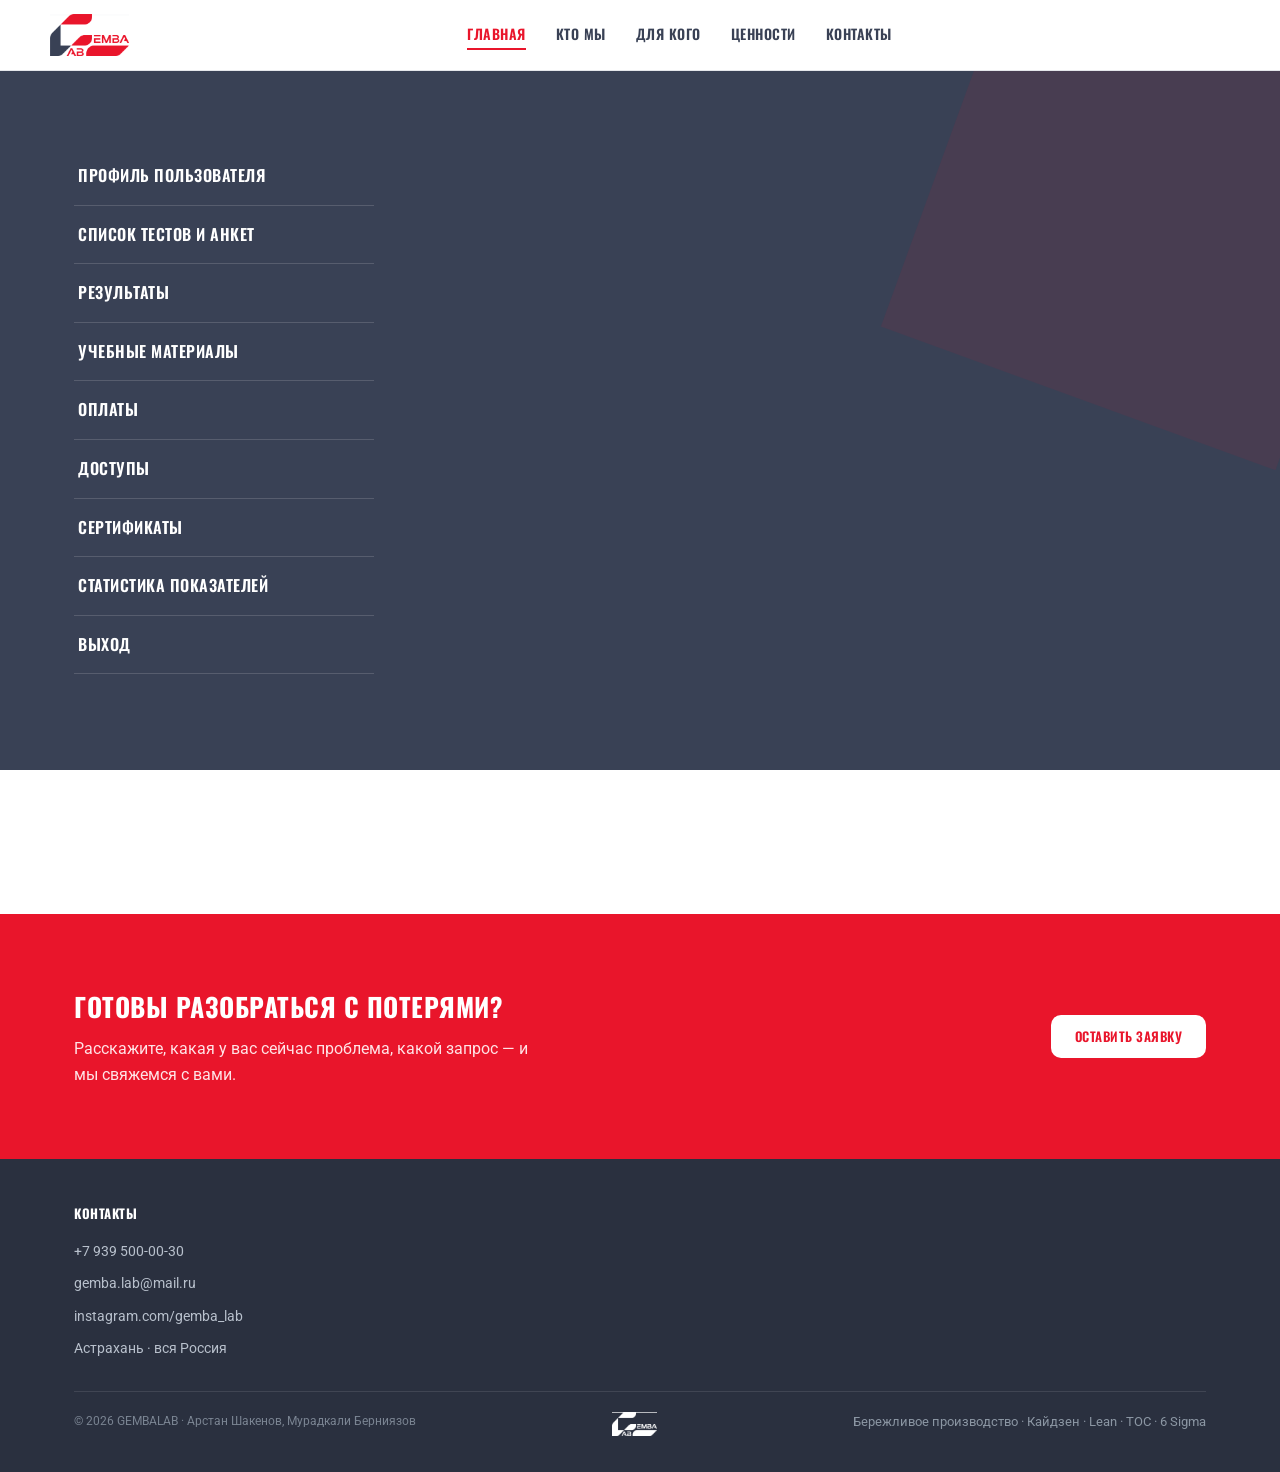
<file: index.html>
<!doctype html>
<html lang="ru">
  <head>
    <meta charset="UTF-8" />
    <meta name="viewport" content="width=device-width, initial-scale=1.0" />
    <meta name="theme-color" content="#394155" />
    <title>GEMBALAB — Практика бережливого производства</title>
    <meta
      name="description"
      content="Прибыль там, где нет потерь. Бережливое производство, кайдзен, Lean, TOC, 6 Sigma."
    />
    <link rel="icon" type="image/png" href="assets/img/emblem-white.png" />
    <link rel="preconnect" href="https://fonts.googleapis.com" />
    <link rel="preconnect" href="https://fonts.gstatic.com" crossorigin />
    <link
      href="https://fonts.googleapis.com/css2?family=Oswald:wght@500;600;700&family=Roboto:wght@400;500;700&display=swap"
      rel="stylesheet"
    />
    <link rel="stylesheet" href="assets/style.css" />
    <link rel="stylesheet" href="assets/index.css" />
    <link rel="stylesheet" href="Cabinet/cabinet.css" />
  </head>
  <body>
    <header class="header">
      <div class="container header__row">
        <a href="index.html"
          ><img class="header__logo" src="assets/img/logo-color.png" alt="GEMBALAB"
        /></a>
        <nav id="mainNav" class="nav">
          <ul class="nav__list">
            <li><a href="index.html" class="nav__link nav__link--active">Главная</a></li>
            <li><a href="about.html" class="nav__link">Кто мы</a></li>
            <li><a href="audience.html" class="nav__link">Для кого</a></li>
            <li><a href="values.html" class="nav__link">Ценности</a></li>
            <li><a href="contacts.html" class="nav__link">Контакты</a></li>
          </ul>
        </nav>
        <div class="header__actions">
          <button class="burger" id="burgerBtn" aria-label="Меню">
            <span class="burger__line"></span><span class="burger__line"></span><span class="burger__line"></span>
          </button>
        </div>
      </div>
    </header>

    <section class="hero">
        <div class="container hero__inner">
          <div class="cabinet">
            <ul class="cabinet__menu">
              <li><a class="cabinet__menu-link" href="#" data-panel="profile">Профиль пользователя</a></li>
              <li><a class="cabinet__menu-link" href="#" data-panel="tests">Список тестов и анкет</a></li>
              <li><a class="cabinet__menu-link" href="#" data-panel="results">Результаты</a></li>
              <li><a class="cabinet__menu-link" href="#" data-panel="materials">Учебные материалы</a></li>
              <li><a class="cabinet__menu-link" href="#" data-panel="payments">Оплаты</a></li>
              <li><a class="cabinet__menu-link" href="#" data-panel="access">Доступы</a></li>
              <li><a class="cabinet__menu-link" href="#" data-panel="certificates">Сертификаты</a></li>
              <li><a class="cabinet__menu-link" href="#" data-panel="stats">Статистика показателей</a></li>
              <li><a class="cabinet__menu-link" href="#" data-panel="logout">Выход</a></li>
            </ul>

            <div class="cabinet__content">
              <div class="cabinet__panel" id="panel-profile">
                <h2 class="cabinet__panel-title">Профиль пользователя</h2>
                <div class="cabinet__form-grid">
                  <label class="cabinet__field">
                    <span class="cabinet__field-label">ФИО</span>
                    <input type="text" class="cabinet__input" placeholder="Иванов Иван" />
                  </label>
                  <label class="cabinet__field">
                    <span class="cabinet__field-label">E-mail</span>
                    <input type="email" class="cabinet__input" placeholder="you@example.com" />
                  </label>
                  <label class="cabinet__field">
                    <span class="cabinet__field-label">Телефон</span>
                    <input type="tel" class="cabinet__input" placeholder="+7 ___ ___-__-__" />
                  </label>
                  <label class="cabinet__field">
                    <span class="cabinet__field-label">Город</span>
                    <select class="cabinet__input">
                      <option>Астрахань</option>
                      <option>Алматы</option>
                      <option>Москва</option>
                      <option>Другой</option>
                    </select>
                  </label>
                  <label class="cabinet__field">
                    <span class="cabinet__field-label">Наименование компании</span>
                    <input type="text" class="cabinet__input" placeholder="ООО «Компания»" />
                  </label>
                  <label class="cabinet__field">
                    <span class="cabinet__field-label">БИН</span>
                    <input type="text" class="cabinet__input" placeholder="000000000000" />
                  </label>
                  <label class="cabinet__field">
                    <span class="cabinet__field-label">Ваша должность</span>
                    <input type="text" class="cabinet__input" placeholder="Основатель" />
                  </label>
                </div>

                <h3 class="cabinet__section-title">Оплаченные запросы</h3>
                <div class="cabinet__form-row">
                  <label class="cabinet__field">
                    <span class="cabinet__field-label">Доступно запросов</span>
                    <input type="text" class="cabinet__input" value="У вас нет доступа к AI-возможностям" disabled />
                  </label>
                  <label class="cabinet__field">
                    <span class="cabinet__field-label">Приобрести подписку</span>
                    <select class="cabinet__input">
                      <option>Ежемесячный пакет</option>
                      <option>Годовой пакет</option>
                    </select>
                  </label>
                  <button type="button" class="btn btn--primary cabinet__pay-btn">Оплатить</button>
                </div>

                <h3 class="cabinet__section-title">Активация продукта по промо-коду</h3>
                <div class="cabinet__form-row">
                  <input type="text" class="cabinet__input cabinet__promo-input" placeholder="Промо-код" />
                  <button type="button" class="btn btn--outline">Активировать</button>
                </div>
              </div>

              <div class="cabinet__panel" id="panel-tests">
                <h2 class="cabinet__panel-title">Список тестов и анкет</h2>
                <div class="cabinet__tests-list" id="testsListView">
                <p class="cabinet__tests-intro">
                  Полный перечень тестов, анкет и инструментов личного кабинета. Часть материалов
                  открывается по платной подписке или промо-коду.
                </p>
                <div class="cabinet__tests-grid">
                  <div class="cabinet__test-card cabinet__test-card--clickable" data-quiz="situational" role="button" tabindex="0">
                    <div class="cabinet__test-head">
                      <div class="cabinet__test-title"><span class="cabinet__test-num">1.</span>Ситуативный тест</div>
                    </div>
                    <p class="cabinet__test-desc">Покажет, какие качества чаще проявляются в реальных ситуациях</p>
                    <span class="cabinet__test-cta">Пройти тест →</span>
                  </div>
                  <div class="cabinet__test-card">
                    <div class="cabinet__test-head">
                      <div class="cabinet__test-title"><span class="cabinet__test-num">2.</span>Тест удовлетворённости работой Герцберга</div>
                    </div>
                    <p class="cabinet__test-desc">Покажет потребности, которые вызывают интерес или раздражение к работе</p>
                  </div>
                  <div class="cabinet__test-card">
                    <div class="cabinet__test-head">
                      <div class="cabinet__test-title"><span class="cabinet__test-num">3.</span>Изучение мотивационного профиля личности (Ш. Ричи и П. Мартин)</div>
                    </div>
                    <p class="cabinet__test-desc">Покажет мотивы, которые больше всего зажигают в жизни и в работе</p>
                  </div>
                  <div class="cabinet__test-card">
                    <div class="cabinet__test-head">
                      <div class="cabinet__test-title"><span class="cabinet__test-num">4.</span>Тест Шейна «Якоря карьеры»</div>
                    </div>
                    <p class="cabinet__test-desc">Покажет, какая работа больше подходит</p>
                  </div>
                  <div class="cabinet__test-card">
                    <div class="cabinet__test-head">
                      <div class="cabinet__test-title"><span class="cabinet__test-num">5.</span>Кайдзен (Экспресс)</div>
                    </div>
                    <p class="cabinet__test-desc">Экспресс-диагностика по методологии кайдзен</p>
                  </div>
                  <div class="cabinet__test-card cabinet__test-card--clickable" data-quiz="maslow" role="button" tabindex="0">
                    <div class="cabinet__test-head">
                      <div class="cabinet__test-title"><span class="cabinet__test-num">6.</span>Тест Маслоу</div>
                    </div>
                    <p class="cabinet__test-desc">Покажет, что сейчас реально нужно и что мотивирует</p>
                    <span class="cabinet__test-cta">Пройти тест →</span>
                  </div>
                  <div class="cabinet__test-card">
                    <div class="cabinet__test-head">
                      <div class="cabinet__test-title"><span class="cabinet__test-num">7.</span>Расчёт индекса вовлечённости</div>
                    </div>
                    <p class="cabinet__test-desc">Измерит вовлечённость и выдаст детальный план мероприятий</p>
                  </div>
                  <div class="cabinet__test-card">
                    <div class="cabinet__test-head">
                      <div class="cabinet__test-title"><span class="cabinet__test-num">8.</span>Формирование плана по вовлечённости</div>
                    </div>
                    <p class="cabinet__test-desc">Формирует детальный кайдзен-план по повышению вовлечённости команды</p>
                  </div>
                  <div class="cabinet__test-card cabinet__test-card--clickable" data-quiz="5s" role="button" tabindex="0">
                    <div class="cabinet__test-head">
                      <div class="cabinet__test-title"><span class="cabinet__test-num">9.</span>Диагностика по 5С</div>
                    </div>
                    <p class="cabinet__test-desc">Измерит, насколько эффективно организовано пространство, и выдаст план действий</p>
                    <span class="cabinet__test-cta">Пройти тест →</span>
                  </div>
                  <div class="cabinet__test-card">
                    <div class="cabinet__test-head">
                      <div class="cabinet__test-title"><span class="cabinet__test-num">10.</span>Тест Герчикова</div>
                    </div>
                    <p class="cabinet__test-desc">Покажет, что мотивирует в работе</p>
                  </div>
                  <div class="cabinet__test-card cabinet__test-card--clickable" data-quiz="belbin" role="button" tabindex="0">
                    <div class="cabinet__test-head">
                      <div class="cabinet__test-title"><span class="cabinet__test-num">11.</span>Тест (опросник) Р. М. Белбина</div>
                    </div>
                    <p class="cabinet__test-desc">Покажет, какую роль играешь в команде и чем будешь полезен</p>
                    <span class="cabinet__test-cta">Пройти тест →</span>
                  </div>
                  <div class="cabinet__test-card cabinet__test-card--clickable" data-quiz="disc" role="button" tabindex="0">
                    <div class="cabinet__test-head">
                      <div class="cabinet__test-title"><span class="cabinet__test-num">12.</span>DISC</div>
                    </div>
                    <p class="cabinet__test-desc">Покажет стиль поведения и общения</p>
                    <span class="cabinet__test-cta">Пройти тест →</span>
                  </div>
                  <div class="cabinet__test-card">
                    <div class="cabinet__test-head">
                      <div class="cabinet__test-title"><span class="cabinet__test-num">13.</span>ОЭО</div>
                    </div>
                    <p class="cabinet__test-desc">Измерит эффективность оборудования</p>
                  </div>
                  <div class="cabinet__test-card">
                    <div class="cabinet__test-head">
                      <div class="cabinet__test-title"><span class="cabinet__test-num">14.</span>Аудит развития компании</div>
                    </div>
                    <p class="cabinet__test-desc">Покажет, насколько развита компания, и выдаст план мероприятий по улучшениям</p>
                  </div>
                  <div class="cabinet__test-card">
                    <div class="cabinet__test-head">
                      <div class="cabinet__test-title"><span class="cabinet__test-num">15.</span>Паспорт проекта</div>
                      <span class="cabinet__test-badge">Подписка / промо-код</span>
                    </div>
                    <p class="cabinet__test-desc">Чёткое, единое понимание и договорённость между участниками проекта</p>
                  </div>
                  <div class="cabinet__test-card">
                    <div class="cabinet__test-head">
                      <div class="cabinet__test-title"><span class="cabinet__test-num">16.</span>A3 Отчёт о решении проблем</div>
                      <span class="cabinet__test-badge">Подписка</span>
                    </div>
                    <p class="cabinet__test-desc">Решение любой сложной проблемы</p>
                  </div>
                  <div class="cabinet__test-card">
                    <div class="cabinet__test-head">
                      <div class="cabinet__test-title"><span class="cabinet__test-num">17.</span>Отзыв</div>
                    </div>
                    <p class="cabinet__test-desc">Обратная связь по пройденному мероприятию</p>
                  </div>
                  <div class="cabinet__test-card">
                    <div class="cabinet__test-head">
                      <div class="cabinet__test-title"><span class="cabinet__test-num">18.</span>Предложения</div>
                    </div>
                    <p class="cabinet__test-desc">Проблемы и идеи компании</p>
                  </div>
                  <div class="cabinet__test-card">
                    <div class="cabinet__test-head">
                      <div class="cabinet__test-title"><span class="cabinet__test-num">19.</span>Хосин Канри</div>
                    </div>
                    <p class="cabinet__test-desc">Стратегия, которая включает миссию, видение, ценности, цели, тактический план действий</p>
                  </div>
                  <div class="cabinet__test-card">
                    <div class="cabinet__test-head">
                      <div class="cabinet__test-title"><span class="cabinet__test-num">20.</span>Дом качества</div>
                      <span class="cabinet__test-badge">Подписка / промо-код</span>
                    </div>
                    <p class="cabinet__test-desc">Покажет, как измерить качество любого продукта или услуги, и выдаст детальный план действий</p>
                  </div>
                  <div class="cabinet__test-card">
                    <div class="cabinet__test-head">
                      <div class="cabinet__test-title"><span class="cabinet__test-num">21.</span>Картирование процесса</div>
                      <span class="cabinet__test-badge">Подписка / промо-код</span>
                    </div>
                    <p class="cabinet__test-desc">Визуализация любого процесса с выдачей детального плана по улучшениям</p>
                  </div>
                  <div class="cabinet__test-card">
                    <div class="cabinet__test-head">
                      <div class="cabinet__test-title"><span class="cabinet__test-num">22.</span>Расчёт экономического эффекта</div>
                    </div>
                    <p class="cabinet__test-desc">Оценка экономического эффекта от внедрённых улучшений</p>
                  </div>
                  <div class="cabinet__test-card">
                    <div class="cabinet__test-head">
                      <div class="cabinet__test-title"><span class="cabinet__test-num">23.</span>Расчёт ABCXYZ</div>
                    </div>
                    <p class="cabinet__test-desc">Рассчитайте, где зарабатываете и теряете деньги на запасах</p>
                  </div>
                  <div class="cabinet__test-card">
                    <div class="cabinet__test-head">
                      <div class="cabinet__test-title"><span class="cabinet__test-num">24.</span>Управление навыками (TWI)</div>
                      <span class="cabinet__test-badge">Подписка / промо-код</span>
                    </div>
                    <p class="cabinet__test-desc">Построить матрицу компетенций, сформировать рабочую инструкцию для критичных операций в компании</p>
                  </div>
                  <div class="cabinet__test-card">
                    <div class="cabinet__test-head">
                      <div class="cabinet__test-title"><span class="cabinet__test-num">25.</span>5 почему</div>
                    </div>
                    <p class="cabinet__test-desc">Выявление корневых причин с помощью «5 почему» и генерация решений</p>
                  </div>
                  <div class="cabinet__test-card">
                    <div class="cabinet__test-head">
                      <div class="cabinet__test-title"><span class="cabinet__test-num">26.</span>План коммуникаций</div>
                      <span class="cabinet__test-badge">Подписка / промо-код</span>
                    </div>
                    <p class="cabinet__test-desc">Создать эффективный способ обмена информацией в компании</p>
                  </div>
                  <div class="cabinet__test-card">
                    <div class="cabinet__test-head">
                      <div class="cabinet__test-title"><span class="cabinet__test-num">27.</span>Результаты сопровождения клиента</div>
                    </div>
                    <p class="cabinet__test-desc">Итоги сопровождения клиента по проекту</p>
                  </div>
                </div>
                </div>

                <div class="cabinet__quiz" id="quizMaslow">
                  <button type="button" class="cabinet__quiz-back" id="quizMaslowBack">← Список тестов</button>
                  <h3 class="cabinet__quiz-title">Тест Маслоу</h3>

                  <form class="cabinet__quiz-start" id="quizMaslowStart">
                    <p class="cabinet__placeholder">
                      Перед началом укажите, пожалуйста, как к вам обращаться — это нужно, чтобы
                      было понятно, кому принадлежит результат.
                    </p>
                    <div class="cabinet__form-grid">
                      <label class="cabinet__field">
                        <span class="cabinet__field-label">ФИО</span>
                        <input type="text" class="cabinet__input" id="quizMaslowName" placeholder="Иванов Иван" autocomplete="name" />
                      </label>
                      <label class="cabinet__field">
                        <span class="cabinet__field-label">Отдел / должность</span>
                        <input type="text" class="cabinet__input" id="quizMaslowDept" placeholder="Производство, оператор" />
                      </label>
                    </div>
                    <p class="cabinet__result-ai-status cabinet__result-ai-status--error" id="quizMaslowStartError" style="display:none;"></p>
                    <button type="submit" class="btn btn--primary cabinet__quiz-start-btn" id="quizMaslowStartBtn">Начать тест</button>
                  </form>

                  <div class="cabinet__quiz-progress" id="quizMaslowProgress"></div>

                  <div class="cabinet__quiz-body" id="quizMaslowBody">
                    <p class="cabinet__quiz-question-text" id="quizMaslowQuestionText"></p>
                    <div class="cabinet__quiz-options" id="quizMaslowOptions"></div>
                  </div>

                  <div class="cabinet__quiz-nav">
                    <button type="button" class="btn btn--outline" id="quizMaslowPrev">Назад</button>
                    <button type="button" class="btn btn--primary" id="quizMaslowNext">Далее</button>
                  </div>

                  <div class="cabinet__quiz-done" id="quizMaslowDone">
                    <h3 class="cabinet__quiz-title">Результаты теста Маслоу</h3>

                    <div class="cabinet__result-ai">
                      <button type="button" class="btn btn--primary" id="quizMaslowAiBtn">Сформировать отчёт</button>
                      <span class="cabinet__result-ai-status" id="quizMaslowAiStatus"></span>
                    </div>
                    <p class="cabinet__result-submit-status" id="quizMaslowSubmitStatus"></p>

                    <div class="cabinet__result-chart" id="quizMaslowChart"></div>

                    <h4 class="cabinet__section-title">Расшифровка результатов</h4>
                    <ul class="cabinet__result-scores" id="quizMaslowScores"></ul>

                    <div class="cabinet__result-breakdown" id="quizMaslowBreakdown"></div>

                    <h4 class="cabinet__section-title">Рекомендации</h4>
                    <div class="cabinet__result-recommend" id="quizMaslowRecommend"></div>

                    <h4 class="cabinet__section-title">Что удовлетворяет эти потребности на работе</h4>
                    <div class="cabinet__result-appendix" id="quizMaslowAppendix"></div>

                    <p class="cabinet__placeholder cabinet__result-note">
                      Результат сохранён в этом браузере и виден в разделе «Результаты» слева. Скачивание
                      PDF-отчёта и история прохождений с разных устройств появятся вместе с полноценной
                      регистрацией в личном кабинете.
                    </p>
                    <button type="button" class="btn btn--outline" id="quizMaslowRestart">Пройти заново</button>
                  </div>
                </div>

                <div class="cabinet__quiz" id="quizBelbin">
                  <button type="button" class="cabinet__quiz-back" id="quizBelbinBack">← Список тестов</button>
                  <h3 class="cabinet__quiz-title">Тест (опросник) Р. М. Белбина</h3>

                  <form class="cabinet__quiz-start" id="quizBelbinStart">
                    <p class="cabinet__placeholder">
                      Перед началом укажите, пожалуйста, как к вам обращаться — это нужно, чтобы
                      было понятно, кому принадлежит результат. В каждом из 7 вопросов нужно будет
                      распределить между вариантами ровно 10 баллов — так, как вам подходит.
                    </p>
                    <div class="cabinet__form-grid">
                      <label class="cabinet__field">
                        <span class="cabinet__field-label">ФИО</span>
                        <input type="text" class="cabinet__input" id="quizBelbinName" placeholder="Иванов Иван" autocomplete="name" />
                      </label>
                      <label class="cabinet__field">
                        <span class="cabinet__field-label">Отдел / должность</span>
                        <input type="text" class="cabinet__input" id="quizBelbinDept" placeholder="Производство, оператор" />
                      </label>
                    </div>
                    <p class="cabinet__result-ai-status cabinet__result-ai-status--error" id="quizBelbinStartError" style="display:none;"></p>
                    <button type="submit" class="btn btn--primary cabinet__quiz-start-btn" id="quizBelbinStartBtn">Начать тест</button>
                  </form>

                  <div class="cabinet__quiz-progress" id="quizBelbinProgress"></div>

                  <div class="cabinet__quiz-body" id="quizBelbinBody">
                    <p class="cabinet__quiz-question-text" id="quizBelbinQuestionText"></p>
                    <p class="cabinet__placeholder" style="margin-bottom:12px;">
                      У вас есть 10 баллов на ВСЕ варианты вместе — впишите, сколько баллов отдаёте
                      каждому (не обязательно всем сразу, можно 0). Сумма всех цифр ниже должна быть
                      ровно 10 — программа не даст ввести больше.
                    </p>
                    <p class="cabinet__quiz-points-total" id="quizBelbinTotal"></p>
                    <div class="cabinet__quiz-points" id="quizBelbinOptions"></div>
                  </div>

                  <div class="cabinet__quiz-nav">
                    <button type="button" class="btn btn--outline" id="quizBelbinPrev">Назад</button>
                    <button type="button" class="btn btn--primary" id="quizBelbinNext">Далее</button>
                  </div>

                  <div class="cabinet__quiz-done" id="quizBelbinDone">
                    <h3 class="cabinet__quiz-title">Результаты теста Белбина</h3>

                    <div class="cabinet__result-ai">
                      <button type="button" class="btn btn--primary" id="quizBelbinAiBtn">Сформировать отчёт</button>
                      <span class="cabinet__result-ai-status" id="quizBelbinAiStatus"></span>
                    </div>
                    <p class="cabinet__result-submit-status" id="quizBelbinSubmitStatus"></p>

                    <h4 class="cabinet__section-title">Баллы по ролям</h4>
                    <div class="cabinet__belbin-table-wrap" id="quizBelbinTable"></div>

                    <h4 class="cabinet__section-title">Ваши роли в команде</h4>
                    <div id="quizBelbinTop"></div>

                    <p class="cabinet__placeholder cabinet__result-note">
                      Результат сохранён в этом браузере и виден в разделе «Результаты» слева.
                    </p>
                    <button type="button" class="btn btn--outline" id="quizBelbinRestart">Пройти заново</button>
                  </div>
                </div>

                <div class="cabinet__quiz" id="quizDisc">
                  <button type="button" class="cabinet__quiz-back" id="quizDiscBack">← Список тестов</button>
                  <h3 class="cabinet__quiz-title">Тест DISC</h3>

                  <form class="cabinet__quiz-start" id="quizDiscStart">
                    <p class="cabinet__placeholder">
                      Перед началом укажите, пожалуйста, как к вам обращаться — это нужно, чтобы
                      было понятно, кому принадлежит результат. Тест состоит из 28 блоков по 4 слова:
                      в каждом блоке нужно отметить слово, которое подходит вам больше всего, и
                      слово, которое подходит меньше всего.
                    </p>
                    <div class="cabinet__form-grid">
                      <label class="cabinet__field">
                        <span class="cabinet__field-label">ФИО</span>
                        <input type="text" class="cabinet__input" id="quizDiscName" placeholder="Иванов Иван" autocomplete="name" />
                      </label>
                      <label class="cabinet__field">
                        <span class="cabinet__field-label">Отдел / должность</span>
                        <input type="text" class="cabinet__input" id="quizDiscDept" placeholder="Производство, оператор" />
                      </label>
                    </div>
                    <p class="cabinet__result-ai-status cabinet__result-ai-status--error" id="quizDiscStartError" style="display:none;"></p>
                    <button type="submit" class="btn btn--primary cabinet__quiz-start-btn" id="quizDiscStartBtn">Начать тест</button>
                  </form>

                  <div class="cabinet__quiz-progress" id="quizDiscProgress"></div>

                  <div class="cabinet__quiz-body" id="quizDiscBody">
                    <p class="cabinet__quiz-question-text" id="quizDiscQuestionText"></p>
                    <p class="cabinet__placeholder" style="margin-bottom:12px;">
                      В каждом блоке отметьте одно слово как «больше всего» и одно — как «меньше
                      всего» (это должны быть разные слова).
                    </p>
                    <p class="cabinet__quiz-points-total" id="quizDiscTotal"></p>
                    <div id="quizDiscOptions"></div>
                  </div>

                  <div class="cabinet__quiz-nav">
                    <button type="button" class="btn btn--outline" id="quizDiscPrev">Назад</button>
                    <button type="button" class="btn btn--primary" id="quizDiscNext">Далее</button>
                  </div>

                  <div class="cabinet__quiz-done" id="quizDiscDone">
                    <h3 class="cabinet__quiz-title">Результаты теста DISC</h3>

                    <div class="cabinet__result-ai">
                      <button type="button" class="btn btn--primary" id="quizDiscAiBtn">Сформировать отчёт</button>
                      <span class="cabinet__result-ai-status" id="quizDiscAiStatus"></span>
                    </div>
                    <p class="cabinet__result-submit-status" id="quizDiscSubmitStatus"></p>

                    <div class="cabinet__disc-chart" id="quizDiscChart"></div>

                    <h4 class="cabinet__section-title">Баллы по типам</h4>
                    <div class="cabinet__disc-table-wrap" id="quizDiscTable"></div>

                    <div id="quizDiscText"></div>

                    <p class="cabinet__placeholder cabinet__result-note">
                      Результат сохранён в этом браузере и виден в разделе «Результаты» слева.
                    </p>
                    <button type="button" class="btn btn--outline" id="quizDiscRestart">Пройти заново</button>
                  </div>
                </div>

                <div class="cabinet__quiz" id="quizSituational">
                  <button type="button" class="cabinet__quiz-back" id="quizSituationalBack">← Список тестов</button>
                  <h3 class="cabinet__quiz-title">Ситуативный тест</h3>

                  <form class="cabinet__quiz-start" id="quizSituationalStart">
                    <p class="cabinet__placeholder">
                      Перед началом укажите, пожалуйста, как к вам обращаться — это нужно, чтобы
                      было понятно, кому принадлежит результат. Тест состоит из 62 коротких ситуаций:
                      в каждой нужно выбрать один из трёх вариантов поведения — тот, что ближе всего к тому,
                      как поступили бы именно вы.
                    </p>
                    <div class="cabinet__form-grid">
                      <label class="cabinet__field">
                        <span class="cabinet__field-label">ФИО</span>
                        <input type="text" class="cabinet__input" id="quizSituationalName" placeholder="Иванов Иван" autocomplete="name" />
                      </label>
                      <label class="cabinet__field">
                        <span class="cabinet__field-label">Отдел / должность</span>
                        <input type="text" class="cabinet__input" id="quizSituationalDept" placeholder="Производство, оператор" />
                      </label>
                    </div>
                    <p class="cabinet__result-ai-status cabinet__result-ai-status--error" id="quizSituationalStartError" style="display:none;"></p>
                    <button type="submit" class="btn btn--primary cabinet__quiz-start-btn" id="quizSituationalStartBtn">Начать тест</button>
                  </form>

                  <div class="cabinet__quiz-progress" id="quizSituationalProgress"></div>

                  <div class="cabinet__quiz-body" id="quizSituationalBody">
                    <p class="cabinet__quiz-question-text" id="quizSituationalQuestionText"></p>
                    <div class="cabinet__quiz-options" id="quizSituationalOptions"></div>
                  </div>

                  <div class="cabinet__quiz-nav">
                    <button type="button" class="btn btn--outline" id="quizSituationalPrev">Назад</button>
                    <button type="button" class="btn btn--primary" id="quizSituationalNext">Далее</button>
                  </div>

                  <div class="cabinet__quiz-done" id="quizSituationalDone">
                    <h3 class="cabinet__quiz-title">Результаты ситуативного теста</h3>

                    <div class="cabinet__result-ai">
                      <button type="button" class="btn btn--primary" id="quizSituationalAiBtn">Сформировать отчёт</button>
                      <span class="cabinet__result-ai-status" id="quizSituationalAiStatus"></span>
                    </div>
                    <p class="cabinet__result-submit-status" id="quizSituationalSubmitStatus"></p>

                    <div class="cabinet__result-chart" id="quizSituationalChart"></div>

                    <h4 class="cabinet__section-title">Расшифровка результатов</h4>
                    <ul class="cabinet__result-scores" id="quizSituationalScores"></ul>

                    <div class="cabinet__result-breakdown" id="quizSituationalBreakdown"></div>

                    <h4 class="cabinet__section-title">Рекомендации</h4>
                    <div class="cabinet__result-recommend" id="quizSituationalRecommend"></div>

                    <p class="cabinet__placeholder cabinet__result-note">
                      Результат сохранён в этом браузере и виден в разделе «Результаты» слева. Скачивание
                      PDF-отчёта и история прохождений с разных устройств появятся вместе с полноценной
                      регистрацией в личном кабинете.
                    </p>
                    <button type="button" class="btn btn--outline" id="quizSituationalRestart">Пройти заново</button>
                  </div>
                </div>

                <div class="cabinet__quiz" id="quiz5s">
                  <button type="button" class="cabinet__quiz-back" id="quiz5sBack">← Список тестов</button>
                  <h3 class="cabinet__quiz-title">Диагностика по 5С</h3>

                  <form class="cabinet__quiz-start" id="quiz5sStart">
                    <p class="cabinet__placeholder">
                      Перед началом укажите, пожалуйста, как к вам обращаться и название помещения/зоны,
                      которую будете оценивать. Тест состоит из 25 вопросов с ответом Да/Нет — по 5 вопросов
                      на каждую из 5 категорий 5С.
                    </p>
                    <div class="cabinet__form-grid">
                      <label class="cabinet__field">
                        <span class="cabinet__field-label">ФИО</span>
                        <input type="text" class="cabinet__input" id="quiz5sName" placeholder="Иванов Иван" autocomplete="name" />
                      </label>
                      <label class="cabinet__field">
                        <span class="cabinet__field-label">Отдел / должность</span>
                        <input type="text" class="cabinet__input" id="quiz5sDept" placeholder="Производство, оператор" />
                      </label>
                    </div>
                    <label class="cabinet__field">
                      <span class="cabinet__field-label">Название помещения, которое будете оценивать</span>
                      <input type="text" class="cabinet__input" id="quiz5sSpaceInput" placeholder="Рабочая зона, склад, цех №2…" />
                    </label>
                    <p class="cabinet__result-ai-status cabinet__result-ai-status--error" id="quiz5sStartError" style="display:none;"></p>
                    <button type="submit" class="btn btn--primary cabinet__quiz-start-btn" id="quiz5sStartBtn">Начать тест</button>
                  </form>

                  <div class="cabinet__quiz-progress" id="quiz5sProgress"></div>

                  <div class="cabinet__quiz-body" id="quiz5sBody">
                    <p class="cabinet__quiz-question-text" id="quiz5sQuestionText"></p>
                    <p class="cabinet__placeholder" id="quiz5sQuestionNote" style="margin-bottom:12px; display:none;"></p>
                    <div class="cabinet__quiz-options" id="quiz5sOptions"></div>
                  </div>

                  <div class="cabinet__quiz-nav">
                    <button type="button" class="btn btn--outline" id="quiz5sPrev">Назад</button>
                    <button type="button" class="btn btn--primary" id="quiz5sNext">Далее</button>
                  </div>

                  <div class="cabinet__quiz-done" id="quiz5sDone">
                    <h3 class="cabinet__quiz-title">Результаты диагностики по 5С</h3>
                    <p class="cabinet__placeholder" id="quiz5sSpace"></p>
                    <p class="cabinet__placeholder" id="quiz5sAverage" style="font-weight:600;"></p>

                    <div class="cabinet__result-ai">
                      <button type="button" class="btn btn--primary" id="quiz5sAiBtn">Сформировать отчёт</button>
                      <span class="cabinet__result-ai-status" id="quiz5sAiStatus"></span>
                    </div>
                    <p class="cabinet__result-submit-status" id="quiz5sSubmitStatus"></p>

                    <div class="cabinet__disc-chart" id="quiz5sChart"></div>

                    <h4 class="cabinet__section-title">Баллы по категориям</h4>
                    <ul class="cabinet__result-scores" id="quiz5sScores"></ul>

                    <h4 class="cabinet__section-title">Рекомендации</h4>
                    <div class="cabinet__result-recommend" id="quiz5sRecommend"></div>

                    <p class="cabinet__placeholder cabinet__result-note">
                      Результат сохранён в этом браузере и виден в разделе «Результаты» слева. Скачивание
                      PDF-отчёта и история прохождений с разных устройств появятся вместе с полноценной
                      регистрацией в личном кабинете.
                    </p>
                    <button type="button" class="btn btn--outline" id="quiz5sRestart">Пройти заново</button>
                  </div>
                </div>
              </div>
              <div class="cabinet__panel" id="panel-results">
                <h2 class="cabinet__panel-title">Результаты</h2>
                <p class="cabinet__placeholder" id="maslowResultsEmpty">
                  Здесь появятся результаты пройденных тестов — сохраняются прямо в этом браузере,
                  без регистрации. Пройдите, например, «Тест Маслоу» в разделе «Список тестов и анкет».
                </p>
                <div id="maslowResultsFilled" style="display:none;">
                  <div class="cabinet__result-header">
                    <h3 class="cabinet__result-header-title">Тест Маслоу</h3>
                    <div class="cabinet__result-header-actions">
                      <span class="cabinet__placeholder cabinet__result-saved-at" id="maslowResultsDate"></span>
                      <button type="button" class="btn btn--outline" id="maslowResultsClear">Удалить результат</button>
                    </div>
                  </div>
                  <div class="cabinet__result-chart" id="maslowResultsChart"></div>
                  <h4 class="cabinet__section-title">Расшифровка результатов</h4>
                  <ul class="cabinet__result-scores" id="maslowResultsScores"></ul>
                  <div class="cabinet__result-breakdown" id="maslowResultsBreakdown"></div>
                  <h4 class="cabinet__section-title">Рекомендации</h4>
                  <div class="cabinet__result-recommend" id="maslowResultsRecommend"></div>
                  <h4 class="cabinet__section-title">Что удовлетворяет эти потребности на работе</h4>
                  <div class="cabinet__result-appendix" id="maslowResultsAppendix"></div>
                  <p class="cabinet__placeholder cabinet__result-note">
                    Результат виден только в этом браузере на этом устройстве. Если очистить историю
                    браузера или открыть сайт с другого устройства — результат нужно будет получить заново.
                  </p>
                </div>

                <p class="cabinet__placeholder" id="belbinResultsEmpty">
                  Здесь появится результат теста Белбина — сохраняется прямо в этом браузере, без
                  регистрации. Пройдите «Тест (опросник) Р. М. Белбина» в разделе «Список тестов и анкет».
                </p>
                <div id="belbinResultsFilled" style="display:none;">
                  <div class="cabinet__result-header">
                    <h3 class="cabinet__result-header-title">Тест Белбина</h3>
                    <div class="cabinet__result-header-actions">
                      <span class="cabinet__placeholder cabinet__result-saved-at" id="belbinResultsDate"></span>
                      <button type="button" class="btn btn--outline" id="belbinResultsClear">Удалить результат</button>
                    </div>
                  </div>
                  <h4 class="cabinet__section-title">Баллы по ролям</h4>
                  <div class="cabinet__belbin-table-wrap" id="belbinResultsTable"></div>
                  <h4 class="cabinet__section-title">Ваши роли в команде</h4>
                  <div id="belbinResultsTop"></div>
                  <p class="cabinet__placeholder cabinet__result-note">
                    Результат виден только в этом браузере на этом устройстве. Если очистить историю
                    браузера или открыть сайт с другого устройства — результат нужно будет получить заново.
                  </p>
                </div>

                <p class="cabinet__placeholder" id="discResultsEmpty">
                  Здесь появится результат теста DISC — сохраняется прямо в этом браузере, без
                  регистрации. Пройдите «DISC» в разделе «Список тестов и анкет».
                </p>
                <div id="discResultsFilled" style="display:none;">
                  <div class="cabinet__result-header">
                    <h3 class="cabinet__result-header-title">Тест DISC</h3>
                    <div class="cabinet__result-header-actions">
                      <span class="cabinet__placeholder cabinet__result-saved-at" id="discResultsDate"></span>
                      <button type="button" class="btn btn--outline" id="discResultsClear">Удалить результат</button>
                    </div>
                  </div>
                  <div class="cabinet__disc-chart" id="discResultsChart"></div>
                  <h4 class="cabinet__section-title">Баллы по типам</h4>
                  <div class="cabinet__disc-table-wrap" id="discResultsTable"></div>
                  <div id="discResultsText"></div>
                  <p class="cabinet__placeholder cabinet__result-note">
                    Результат виден только в этом браузере на этом устройстве. Если очистить историю
                    браузера или открыть сайт с другого устройства — результат нужно будет получить заново.
                  </p>
                </div>

                <p class="cabinet__placeholder" id="situationalResultsEmpty">
                  Здесь появится результат ситуативного теста — сохраняется прямо в этом браузере, без
                  регистрации. Пройдите «Ситуативный тест» в разделе «Список тестов и анкет».
                </p>
                <div id="situationalResultsFilled" style="display:none;">
                  <div class="cabinet__result-header">
                    <h3 class="cabinet__result-header-title">Ситуативный тест</h3>
                    <div class="cabinet__result-header-actions">
                      <span class="cabinet__placeholder cabinet__result-saved-at" id="situationalResultsDate"></span>
                      <button type="button" class="btn btn--outline" id="situationalResultsClear">Удалить результат</button>
                    </div>
                  </div>
                  <div class="cabinet__result-chart" id="situationalResultsChart"></div>
                  <h4 class="cabinet__section-title">Расшифровка результатов</h4>
                  <ul class="cabinet__result-scores" id="situationalResultsScores"></ul>
                  <div class="cabinet__result-breakdown" id="situationalResultsBreakdown"></div>
                  <h4 class="cabinet__section-title">Рекомендации</h4>
                  <div class="cabinet__result-recommend" id="situationalResultsRecommend"></div>
                  <p class="cabinet__placeholder cabinet__result-note">
                    Результат виден только в этом браузере на этом устройстве. Если очистить историю
                    браузера или открыть сайт с другого устройства — результат нужно будет получить заново.
                  </p>
                </div>

                <p class="cabinet__placeholder" id="fivesResultsEmpty">
                  Здесь появится результат диагностики по 5С — сохраняется прямо в этом браузере, без
                  регистрации. Пройдите «Диагностика по 5С» в разделе «Список тестов и анкет».
                </p>
                <div id="fivesResultsFilled" style="display:none;">
                  <div class="cabinet__result-header">
                    <h3 class="cabinet__result-header-title">Диагностика по 5С</h3>
                    <div class="cabinet__result-header-actions">
                      <span class="cabinet__placeholder cabinet__result-saved-at" id="fivesResultsDate"></span>
                      <button type="button" class="btn btn--outline" id="fivesResultsClear">Удалить результат</button>
                    </div>
                  </div>
                  <p class="cabinet__placeholder" id="fivesResultsSpace"></p>
                  <p class="cabinet__placeholder" id="fivesResultsAverage" style="font-weight:600;"></p>
                  <div class="cabinet__disc-chart" id="fivesResultsChart"></div>
                  <h4 class="cabinet__section-title">Баллы по категориям</h4>
                  <ul class="cabinet__result-scores" id="fivesResultsScores"></ul>
                  <h4 class="cabinet__section-title">Рекомендации</h4>
                  <div class="cabinet__result-recommend" id="fivesResultsRecommend"></div>
                  <p class="cabinet__placeholder cabinet__result-note">
                    Результат виден только в этом браузере на этом устройстве. Если очистить историю
                    браузера или открыть сайт с другого устройства — результат нужно будет получить заново.
                  </p>
                </div>
              </div>
              <div class="cabinet__panel" id="panel-materials">
                <h2 class="cabinet__panel-title">Учебные материалы</h2>

                <div class="cabinet__tests-list" id="materialsListView">
                  <div class="cabinet__tests-grid">
                    <div class="cabinet__test-card cabinet__test-card--clickable" data-material="1" role="button" tabindex="0">
                      <div class="cabinet__test-head">
                        <div class="cabinet__test-title"><span class="cabinet__test-num">1.</span>Основы кайдзен</div>
                      </div>
                      <p class="cabinet__test-desc">Основы кайдзен — конспект урока в PDF и видеоразбор к нему.</p>
                      <span class="cabinet__test-cta">Открыть урок →</span>
                    </div>
                    <div class="cabinet__test-card cabinet__test-card--clickable" data-material="2" role="button" tabindex="0">
                      <div class="cabinet__test-head">
                        <div class="cabinet__test-title"><span class="cabinet__test-num">2.</span>КПСЦ</div>
                      </div>
                      <p class="cabinet__test-desc">КПСЦ (карта потока создания ценности) — конспект урока в PDF и видеоразбор к нему.</p>
                      <span class="cabinet__test-cta">Открыть урок →</span>
                    </div>
                  </div>
                </div>

                <div class="cabinet__material-card cabinet__material-detail" id="materialDetail1" style="display:none;">
                  <button type="button" class="cabinet__quiz-back" data-material-back>← Список уроков</button>
                  <h3 class="cabinet__material-title">Основы кайдзен</h3>
                  <p class="cabinet__material-desc">
                    Конспект урока в PDF и видеоразбор к нему.
                  </p>
                  <div class="cabinet__material-actions">
                    <a class="btn btn--outline" href="assets/materials/osnovy-kaydzen.pdf" target="_blank" rel="noopener">Открыть PDF в новой вкладке</a>
                  </div>
                  <div class="cabinet__material-pdf-wrap">
                    <iframe
                      class="cabinet__material-pdf-frame"
                      id="materialPdfFrame1"
                      data-src="assets/materials/osnovy-kaydzen.pdf"
                      title="Первый урок — PDF"
                    ></iframe>
                    <p class="cabinet__placeholder cabinet__material-pdf-fallback">
                      Если файл не отображается — воспользуйтесь кнопкой «Открыть PDF в новой вкладке» выше.
                    </p>
                  </div>
                  <div class="cabinet__material-video" id="materialVideo1">
                    <p class="cabinet__placeholder">Видео появится здесь позже.</p>
                  </div>
                </div>

                <div class="cabinet__material-card cabinet__material-detail" id="materialDetail2" style="display:none;">
                  <button type="button" class="cabinet__quiz-back" data-material-back>← Список уроков</button>
                  <h3 class="cabinet__material-title">КПСЦ</h3>
                  <p class="cabinet__material-desc">
                    КПСЦ (карта потока создания ценности) — конспект урока в PDF и видеоразбор к нему.
                  </p>
                  <div class="cabinet__material-actions">
                    <a class="btn btn--outline" href="assets/materials/kpsc.pdf" target="_blank" rel="noopener">Открыть PDF в новой вкладке</a>
                  </div>
                  <div class="cabinet__material-pdf-wrap">
                    <iframe
                      class="cabinet__material-pdf-frame"
                      id="materialPdfFrame2"
                      data-src="assets/materials/kpsc.pdf"
                      title="Второй урок — КПСЦ — PDF"
                    ></iframe>
                    <p class="cabinet__placeholder cabinet__material-pdf-fallback">
                      Если файл не отображается — воспользуйтесь кнопкой «Открыть PDF в новой вкладке» выше.
                    </p>
                  </div>
                  <div class="cabinet__material-video" id="materialVideo2">
                    <p class="cabinet__placeholder">Видео появится здесь позже.</p>
                  </div>
                </div>
              </div>
              <div class="cabinet__panel" id="panel-payments">
                <h2 class="cabinet__panel-title">Оплаты</h2>
                <p class="cabinet__placeholder">Раздел в разработке — содержимое появится позже.</p>
              </div>
              <div class="cabinet__panel" id="panel-access">
                <h2 class="cabinet__panel-title">Доступы</h2>
                <p class="cabinet__placeholder">Раздел в разработке — содержимое появится позже.</p>
              </div>
              <div class="cabinet__panel" id="panel-certificates">
                <h2 class="cabinet__panel-title">Сертификаты</h2>
                <p class="cabinet__placeholder">Раздел в разработке — содержимое появится позже.</p>
              </div>
              <div class="cabinet__panel" id="panel-stats">
                <h2 class="cabinet__panel-title">Статистика показателей</h2>
                <p class="cabinet__placeholder">Раздел в разработке — содержимое появится позже.</p>
              </div>
              <div class="cabinet__panel" id="panel-logout">
                <h2 class="cabinet__panel-title">Выход</h2>
                <p class="cabinet__placeholder">Выход из личного кабинета появится вместе с регистрацией.</p>
              </div>
            </div>
          </div>
        </div>
    </section>

    <section></section>

    <section class="cta">
      <div class="container cta__inner">
        <div>
          <h2 class="cta__title">Готовы разобраться с потерями?</h2>
          <p class="cta__text">
            Расскажите, какая у вас сейчас проблема, какой запрос — и мы
            свяжемся с вами.
          </p>
        </div>
        <a class="btn btn--primary" href="contacts.html">Оставить заявку</a>
      </div>
    </section>
    <footer class="footer">
      <div class="container">
        <div class="footer__grid">
          <div>
            <h4 class="footer__title">Контакты</h4>
            <ul class="footer__list">
              <li class="footer__list-item">+7 939 500-00-30</li>
              <li class="footer__list-item">gemba.lab@mail.ru</li>
              <li class="footer__list-item">instagram.com/gemba_lab</li>
              <li class="footer__list-item">Астрахань · вся Россия</li>
            </ul>
          </div>
        </div>
        <div class="footer__bottom">
          <span>© 2026 GEMBALAB · Арстан Шакенов, Мурадкали Берниязов</span>
          <div>
            <img
              class="footer__logo"
              src="assets/img/logo-white.png"
              alt="GEMBALAB"
            />
          </div>
          <span class="footer__text">Бережливое производство · Кайдзен · Lean · TOC · 6 Sigma</span>
        </div>
      </div>
    </footer>
    <script src="assets/main.js"></script>
    <script src="Cabinet/cabinet.js"></script>
    <script src="Cabinet/quiz-maslow.js"></script>
    <script src="Cabinet/quiz-belbin.js"></script>
    <script src="Cabinet/quiz-disc.js"></script>
    <script src="Cabinet/quiz-situational.js"></script>
    <script src="Cabinet/quiz-5s.js"></script>
    <script src="Cabinet/materials.js"></script>
  </body>
</html>
</file>
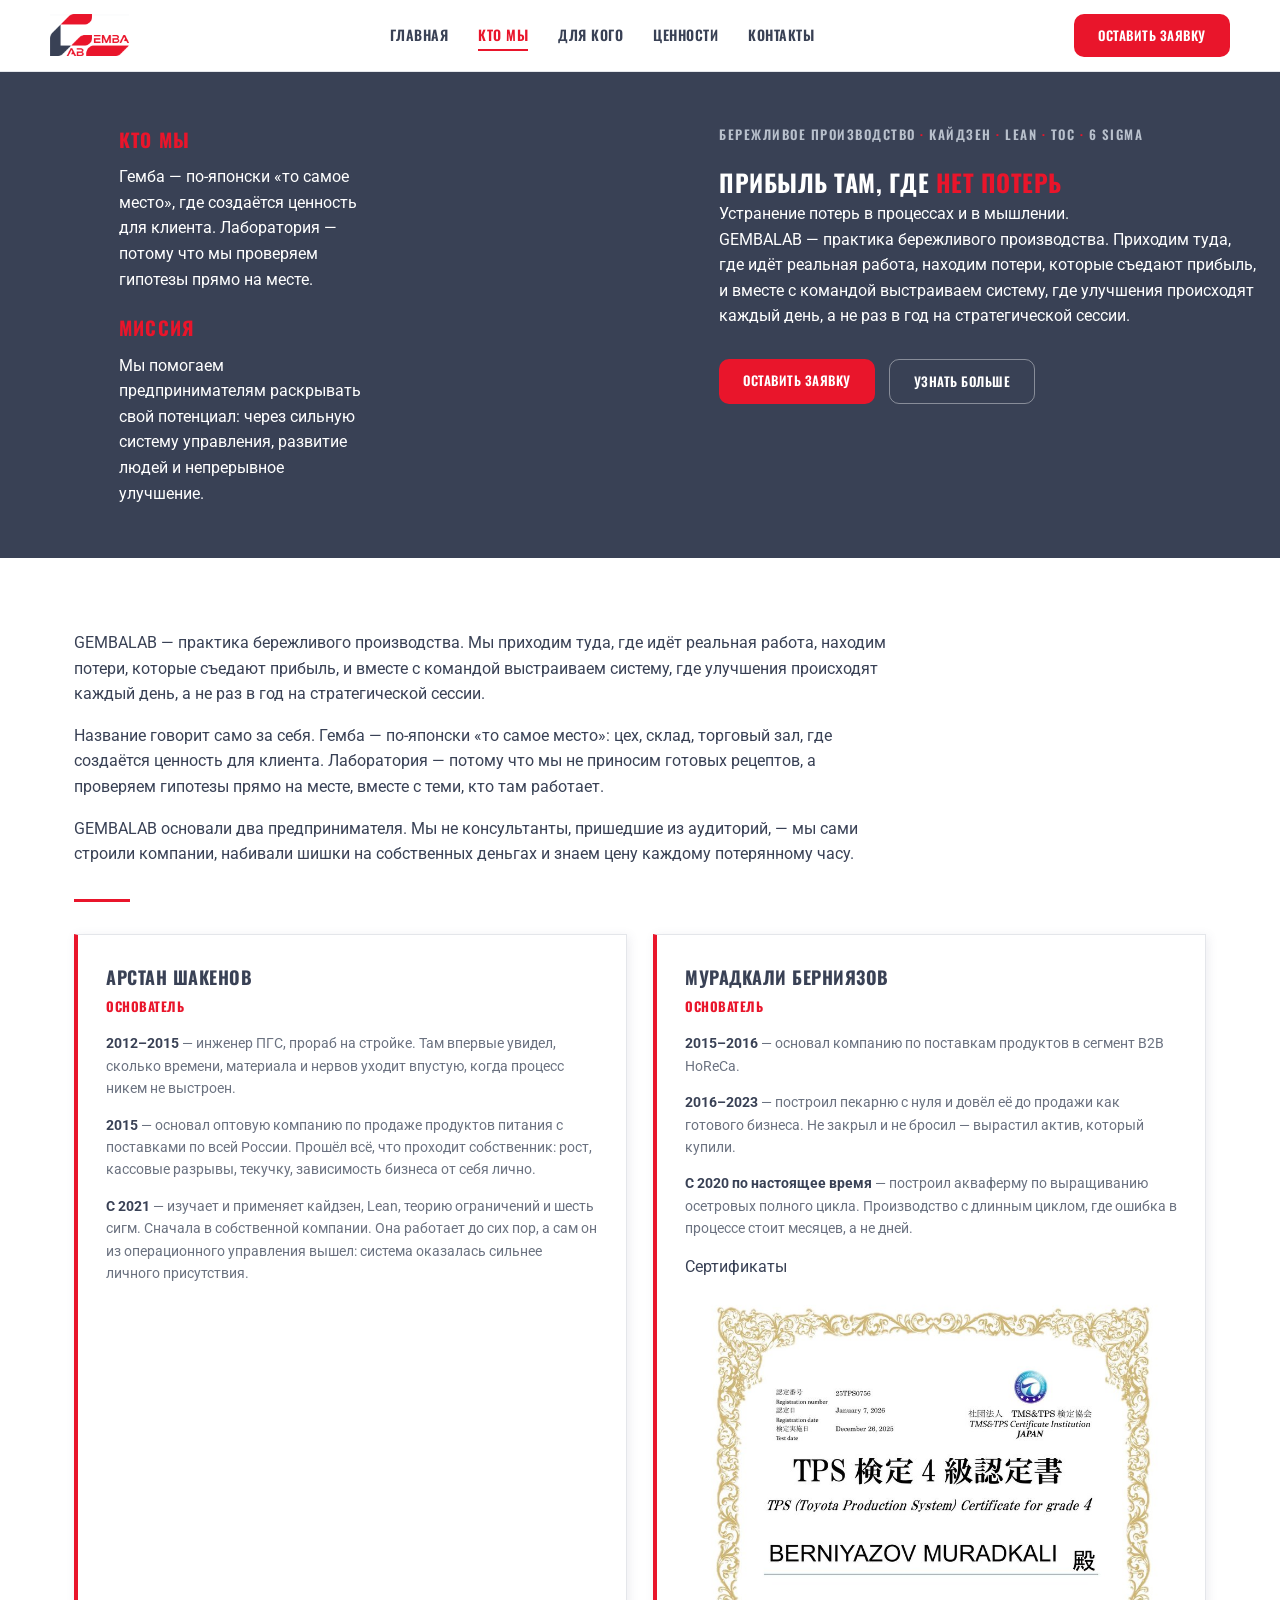
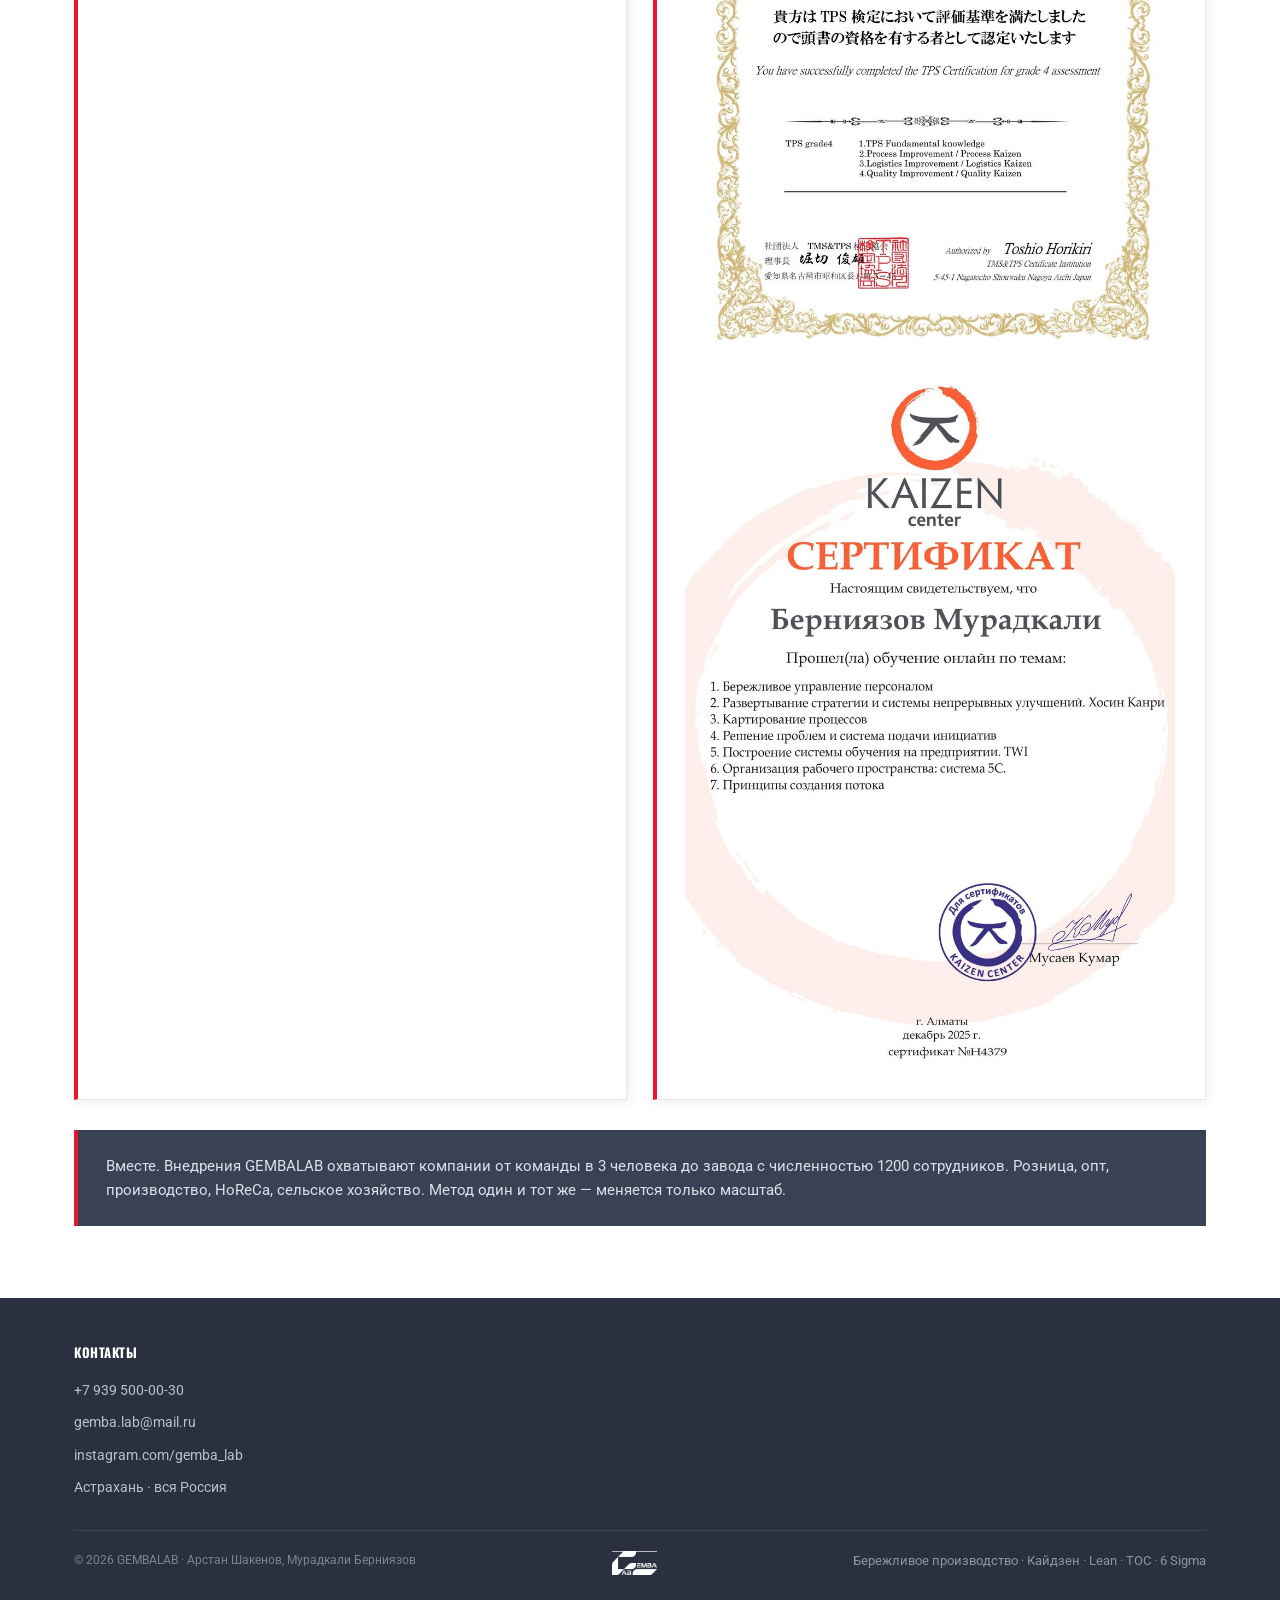
<file: about.html>
<!doctype html>
<html lang="ru">
  <head>
    <meta charset="UTF-8" />
    <meta name="viewport" content="width=device-width, initial-scale=1.0" />
    <meta name="theme-color" content="#394155" />
    <title>Кто мы — GEMBALAB</title>
    <meta
      name="description"
      content="История GEMBALAB и её основателей — Арстана Шакенова и Мурадкали Берниязова."
    />
    <link rel="icon" type="image/png" href="assets/img/emblem-white.png" />
    <link rel="preconnect" href="https://fonts.googleapis.com" />
    <link rel="preconnect" href="https://fonts.gstatic.com" crossorigin />
    <link
      href="https://fonts.googleapis.com/css2?family=Oswald:wght@500;600;700&family=Roboto:wght@400;500;700&display=swap"
      rel="stylesheet"
    />
    <link rel="stylesheet" href="assets/style.css" />
    <link rel="stylesheet" href="assets/about.css" />
  </head>
  <body>
    <header class="header">
      <div class="container header__row">
        <a href="index.html"
          ><img class="header__logo" src="assets/img/logo-color.png" alt="GEMBALAB"
        /></a>
        <nav id="mainNav" class="nav">
          <ul class="nav__list">
            <li><a href="index.html" class="nav__link">Главная</a></li>
            <li><a href="about.html" class="nav__link nav__link--active">Кто мы</a></li>
            <li><a href="audience.html" class="nav__link">Для кого</a></li>
            <li><a href="values.html" class="nav__link">Ценности</a></li>
            <li><a href="contacts.html" class="nav__link">Контакты</a></li>
          </ul>
        </nav>
        <div class="header__actions">
          <button class="burger" id="burgerBtn" aria-label="Меню">
            <span class="burger__line"></span><span class="burger__line"></span><span class="burger__line"></span>
          </button>
          <a class="btn btn--primary" href="contacts.html">Оставить заявку</a>
        </div>
      </div>
    </header>
    <section class="page-hero page-hero--menu">
      <ul class="page-hero__list">
        <li>
          <div class="container">
            <h1 class="page-hero__eyebrow">Кто мы</h1>
            <p>
              Гемба — по-японски «то самое место», где создаётся ценность для
              клиента. Лаборатория — потому что мы проверяем гипотезы прямо на
              месте.
            </p>
          </div>
        </li>
        <li>
          <div class="container">
            <h1 class="page-hero__eyebrow--secondary">Миссия</h1>
            <p>
              Мы помогаем предпринимателям раскрывать свой потенциал: через
              сильную систему управления, развитие людей и непрерывное
              улучшение.
            </p>
          </div>
        </li>
      </ul>

      <div class="container">
        <div class="hero__eyebrow">
          Бережливое производство <span class="hero__eyebrow-sep">·</span> Кайдзен <span class="hero__eyebrow-sep">·</span> Lean
          <span class="hero__eyebrow-sep">·</span> TOC <span class="hero__eyebrow-sep">·</span> 6 Sigma
        </div>
        <h1>Прибыль там, где <span class="hero__accent">нет потерь</span></h1>
        <p>Устранение потерь в процессах и в мышлении.</p>
        <p>
          GEMBALAB — практика бережливого производства. Приходим туда, где идёт
          реальная работа, находим потери, которые съедают прибыль, и вместе с
          командой выстраиваем систему, где улучшения происходят каждый день, а
          не раз в год на стратегической сессии.
        </p>
        <div class="hero__actions">
          <a class="btn btn--primary" href="contacts.html">Оставить заявку</a>
          <a class="btn btn--outline" href="about.html">Узнать больше</a>
        </div>
      </div>
    </section>

    <section>
      <div class="container">
        <div class="about__intro">
          <p>
            GEMBALAB — практика бережливого производства. Мы приходим туда, где
            идёт реальная работа, находим потери, которые съедают прибыль, и
            вместе с командой выстраиваем систему, где улучшения происходят
            каждый день, а не раз в год на стратегической сессии.
          </p>
          <p>
            Название говорит само за себя. Гемба — по-японски «то самое место»:
            цех, склад, торговый зал, где создаётся ценность для клиента.
            Лаборатория — потому что мы не приносим готовых рецептов, а
            проверяем гипотезы прямо на месте, вместе с теми, кто там работает.
          </p>
          <p>
            GEMBALAB основали два предпринимателя. Мы не консультанты, пришедшие
            из аудиторий, — мы сами строили компании, набивали шишки на
            собственных деньгах и знаем цену каждому потерянному часу.
          </p>
        </div>

        <hr class="about__divider" />

        <div class="about__founders">
          <div class="founder-card">
            <h3>Арстан Шакенов</h3>
            <div class="founder-card__role">Основатель</div>
            <div class="founder-card__timeline">
              <b>2012–2015</b> — инженер ПГС, прораб на стройке. Там впервые
              увидел, сколько времени, материала и нервов уходит впустую, когда
              процесс никем не выстроен.
            </div>
            <div class="founder-card__timeline">
              <b>2015</b> — основал оптовую компанию по продаже продуктов
              питания с поставками по всей России. Прошёл всё, что проходит
              собственник: рост, кассовые разрывы, текучку, зависимость бизнеса
              от себя лично.
            </div>
            <div class="founder-card__timeline">
              <b>С 2021</b> — изучает и применяет кайдзен, Lean, теорию
              ограничений и шесть сигм. Сначала в собственной компании. Она
              работает до сих пор, а сам он из операционного управления вышел:
              система оказалась сильнее личного присутствия.
            </div>
          </div>
          <div class="founder-card">
            <h3>Мурадкали Берниязов</h3>
            <div class="founder-card__role">Основатель</div>
            <div class="founder-card__timeline">
              <b>2015–2016</b> — основал компанию по поставкам продуктов в
              сегмент B2B HoReCa.
            </div>
            <div class="founder-card__timeline">
              <b>2016–2023</b> — построил пекарню с нуля и довёл её до продажи
              как готового бизнеса. Не закрыл и не бросил — вырастил актив,
              который купили.
            </div>
            <div class="founder-card__timeline">
              <b>С 2020 по настоящее время</b> — построил акваферму по
              выращиванию осетровых полного цикла. Производство с длинным
              циклом, где ошибка в процессе стоит месяцев, а не дней.
            </div>
            <div class="founder-card__certs">
              <div class="founder-card__certs-title">Сертификаты</div>
              <div class="founder-card__certs-grid">
                <a
                  class="founder-card__cert-link"
                  href="assets/img/certificates/berniyazov-cert-tps.jpg"
                  target="_blank"
                  rel="noopener"
                >
                  <img
                    src="assets/img/certificates/berniyazov-cert-tps.jpg"
                    alt="Сертификат TPS (TMS&TPS Certificate Institution, Япония) — Мурадкали Берниязов"
                    loading="lazy"
                  />
                </a>
                <a
                  class="founder-card__cert-link"
                  href="assets/img/certificates/berniyazov-cert-kaizen.jpg"
                  target="_blank"
                  rel="noopener"
                >
                  <img
                    src="assets/img/certificates/berniyazov-cert-kaizen.jpg"
                    alt="Сертификат Kaizen Center — Мурадкали Берниязов"
                    loading="lazy"
                  />
                </a>
              </div>
            </div>
          </div>
        </div>

        <div class="about__together-note">
          Вместе. Внедрения GEMBALAB охватывают компании от команды в 3 человека
          до завода с численностью 1200 сотрудников. Розница, опт, производство,
          HoReCa, сельское хозяйство. Метод один и тот же — меняется только
          масштаб.
        </div>
      </div>

    </section>
    <footer class="footer">
      <div class="container">
        <div class="footer__grid">
          <div>
            <h4 class="footer__title">Контакты</h4>
            <ul class="footer__list">
              <li class="footer__list-item">+7 939 500-00-30</li>
              <li class="footer__list-item">gemba.lab@mail.ru</li>
              <li class="footer__list-item">instagram.com/gemba_lab</li>
              <li class="footer__list-item">Астрахань · вся Россия</li>
            </ul>
          </div>
        </div>
        <div class="footer__bottom">
          <span>© 2026 GEMBALAB · Арстан Шакенов, Мурадкали Берниязов</span>
          <div>
            <img
              class="footer__logo"
              src="assets/img/logo-white.png"
              alt="GEMBALAB"
            />
          </div>
          <span class="footer__text">Бережливое производство · Кайдзен · Lean · TOC · 6 Sigma</span>
        </div>
      </div>
    </footer>
    <script src="assets/main.js"></script>
  </body>
</html>
</file>
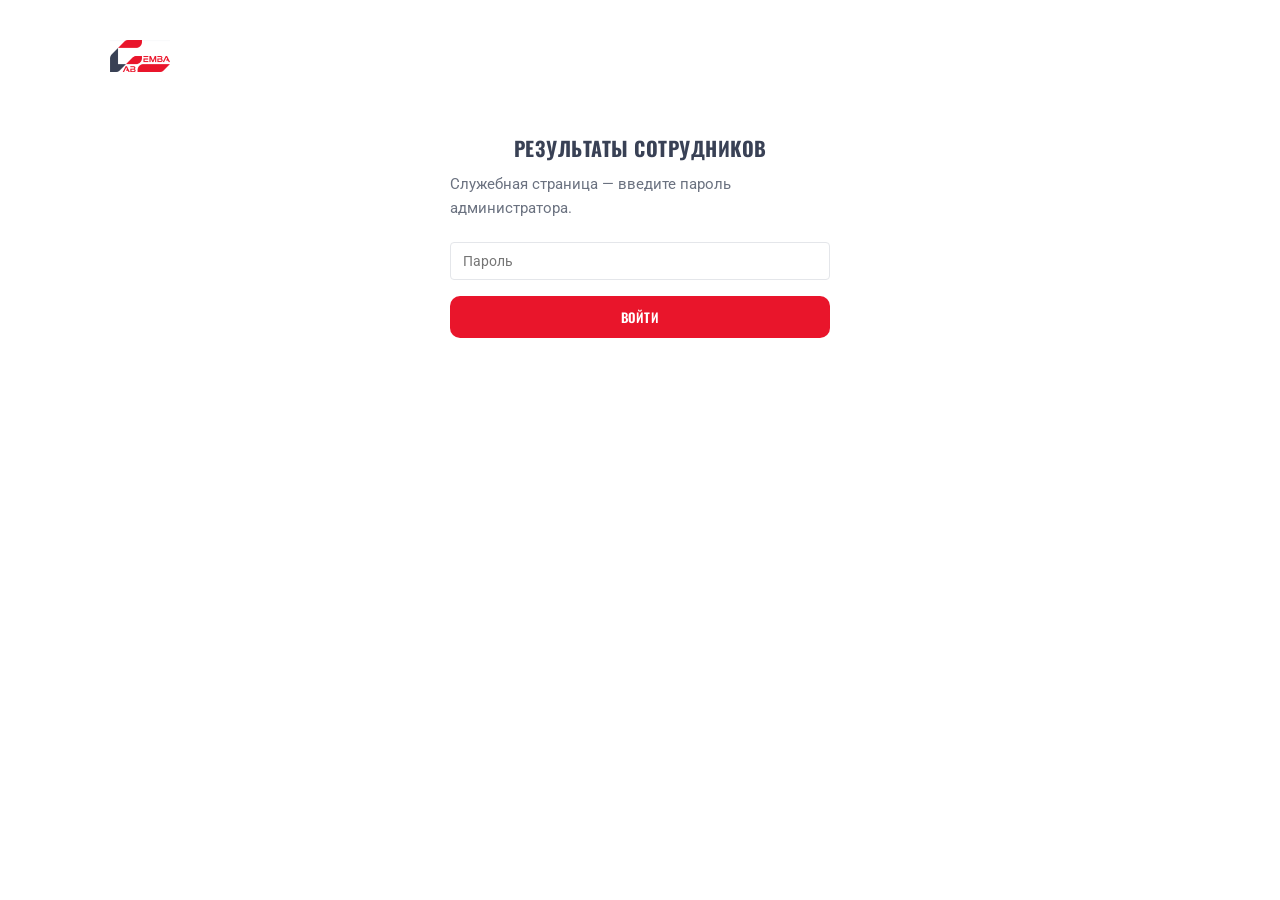
<file: admin.html>
<!DOCTYPE html>
<html lang="ru">
<head>
<meta charset="UTF-8">
<meta name="viewport" content="width=device-width, initial-scale=1.0">
<meta name="theme-color" content="#394155">
<meta name="robots" content="noindex, nofollow">
<title>Результаты сотрудников — GEMBALAB</title>
<link rel="icon" type="image/png" href="assets/img/emblem-white.png">
<link rel="preconnect" href="https://fonts.googleapis.com">
<link rel="preconnect" href="https://fonts.gstatic.com" crossorigin>
<link href="https://fonts.googleapis.com/css2?family=Oswald:wght@500;600;700&family=Roboto:wght@400;500;700&display=swap" rel="stylesheet">
<link rel="stylesheet" href="assets/style.css">
<link rel="stylesheet" href="Cabinet/cabinet.css">
<style>
  /* Небольшие стили только для этой служебной страницы */
  .admin-wrap {
    max-width: 1100px;
    margin: 0 auto;
    padding: 40px 20px 80px;
  }
  .admin-logo {
    height: 32px;
    margin-bottom: 36px;
  }
  .admin-gate {
    max-width: 380px;
    margin: 60px auto;
    text-align: center;
  }
  .admin-gate h1 {
    font-family: "Oswald", "Roboto", sans-serif;
    font-size: 20px;
    color: var(--graphite);
    margin-bottom: 8px;
  }
  .admin-gate .cabinet__placeholder {
    margin-bottom: 22px;
  }
  .admin-gate .cabinet__input {
    width: 100%;
    margin-bottom: 16px;
    box-sizing: border-box;
  }
  .admin-gate .btn {
    width: 100%;
  }
  .admin-error {
    color: var(--red);
    font-size: 13px;
    margin-top: 12px;
  }
  .admin-toolbar {
    display: flex;
    justify-content: space-between;
    align-items: center;
    gap: 16px;
    flex-wrap: wrap;
    margin-bottom: 4px;
  }
  .admin-toolbar h1 {
    font-family: "Oswald", "Roboto", sans-serif;
    font-size: 20px;
    color: var(--graphite);
  }
  .admin-toolbar-actions {
    display: flex;
    gap: 10px;
    flex-wrap: wrap;
  }
  .admin-table-wrap {
    overflow-x: auto;
    margin-top: 20px;
  }
  .admin-table {
    width: 100%;
    border-collapse: collapse;
    font-size: 14px;
    min-width: 720px;
  }
  .admin-table th,
  .admin-table td {
    text-align: left;
    padding: 10px 14px;
    border-bottom: 1px solid var(--border);
    white-space: nowrap;
  }
  .admin-table th {
    font-family: "Oswald", "Roboto", sans-serif;
    font-size: 11px;
    text-transform: uppercase;
    letter-spacing: 0.4px;
    color: var(--text-muted);
  }
  .admin-table td.admin-name {
    white-space: normal;
    font-weight: 600;
    color: var(--graphite);
  }
  .admin-tier--high {
    color: var(--red);
    font-weight: 600;
  }
  /* Стиль "btn--outline" сайта рассчитан на тёмный фон (белый текст на
     полупрозрачной белой рамке) — на этой странице фон светлый, поэтому
     переопределяем цвет для всех таких кнопок здесь, иначе они невидимы
     (белый текст на белом фоне). */
  .btn--outline {
    color: var(--graphite);
    border-color: var(--border);
  }
  .btn--outline:hover {
    border-color: var(--graphite);
    background: var(--bg-soft);
  }
  .admin-actions {
    display: flex;
    gap: 8px;
  }
  .admin-detail-btn,
  .admin-delete-btn {
    font-size: 12px;
    padding: 6px 12px;
  }
  .admin-delete-btn {
    color: var(--red);
    border-color: var(--red);
  }
  .admin-delete-btn:hover {
    background: rgba(233, 21, 43, 0.08);
  }
  .admin-detail-heading {
    font-family: "Oswald", "Roboto", sans-serif;
    font-size: 22px;
    color: var(--graphite);
    margin: 4px 0 24px;
  }
  .admin-detail {
    padding: 10px 0 30px;
    background: #fff;
    white-space: normal;
  }
  .admin-detail .cabinet__result-chart,
  .admin-detail .cabinet__result-scores,
  .admin-detail .cabinet__result-breakdown,
  .admin-detail .cabinet__result-recommend {
    background: #fff;
  }
  .admin-answers {
    max-width: 720px;
    font-size: 13px;
    color: var(--graphite);
    line-height: 1.8;
    padding-left: 20px;
  }
  .admin-answers li {
    margin-bottom: 4px;
  }
  .admin-no-ai-note {
    font-size: 13px;
    color: var(--text-muted);
    margin-bottom: 16px;
  }
  .admin-tabs {
    display: flex;
    gap: 8px;
    margin-bottom: 24px;
    border-bottom: 1px solid var(--border);
  }
  .admin-tab {
    background: none;
    border: none;
    padding: 10px 4px;
    margin-right: 20px;
    font-family: "Oswald", "Roboto", sans-serif;
    font-size: 14px;
    text-transform: uppercase;
    letter-spacing: 0.4px;
    color: var(--text-muted);
    cursor: pointer;
    border-bottom: 2px solid transparent;
  }
  .admin-tab--active {
    color: var(--graphite);
    border-bottom-color: var(--red);
  }

  /* Печать / "Сохранить как PDF" — скрываем всё лишнее (форма входа, кнопки,
     статус, кнопку "Назад", переключатель тестов). Печатается только то, что
     сейчас видно на экране: либо сводная таблица (общая страница), либо
     разбор одного сотрудника (страница отдельного результата). */
  @media print {
    .admin-gate,
    .admin-tabs,
    .admin-toolbar-actions,
    .admin-actions,
    #adminStatus,
    #adminBelbinStatus,
    #adminDiscStatus,
    #adminSituationalStatus,
    #admin5sStatus,
    #adminBackBtn {
      display: none !important;
    }
    .admin-table {
      min-width: 0;
    }
    .admin-table th,
    .admin-table td {
      white-space: normal;
    }
  }
</style>
</head>
<body>
<div class="admin-wrap">
  <img class="admin-logo" src="assets/img/logo-color.png" alt="GEMBALAB">

  <div class="admin-gate" id="adminGate">
    <h1>Результаты сотрудников</h1>
    <p class="cabinet__placeholder">Служебная страница — введите пароль администратора.</p>
    <form id="adminLoginForm">
      <input type="password" class="cabinet__input" id="adminPassword" placeholder="Пароль" autocomplete="current-password">
      <button type="submit" class="btn btn--primary">Войти</button>
      <p class="admin-error" id="adminLoginError" style="display:none;"></p>
    </form>
  </div>

  <div id="adminContent" style="display:none;">
    <div class="admin-tabs" id="adminTabs">
      <button type="button" class="admin-tab admin-tab--active" id="adminTabMaslow">Тест Маслоу</button>
      <button type="button" class="admin-tab" id="adminTabBelbin">Тест Белбина</button>
      <button type="button" class="admin-tab" id="adminTabDisc">Тест DISC</button>
      <button type="button" class="admin-tab" id="adminTabSituational">Ситуативный тест</button>
      <button type="button" class="admin-tab" id="adminTab5s">Диагностика по 5С</button>
    </div>

    <div id="adminListView">
      <div class="admin-toolbar">
        <h1>Результаты сотрудников — Тест Маслоу</h1>
        <div class="admin-toolbar-actions">
          <button type="button" class="btn btn--outline" id="adminRefreshBtn">Обновить</button>
          <button type="button" class="btn btn--outline" id="adminPdfBtn">Скачать PDF</button>
        </div>
      </div>
      <p class="cabinet__placeholder" id="adminStatus"></p>

      <div class="admin-table-wrap">
        <table class="admin-table" id="adminTable">
          <thead>
            <tr>
              <th>ФИО</th>
              <th>Отдел / должность</th>
              <th>Дата прохождения</th>
              <th>Безопасность</th>
              <th>Принадлежность</th>
              <th>Уважение</th>
              <th>Самореализация</th>
              <th></th>
            </tr>
          </thead>
          <tbody id="adminTableBody"></tbody>
        </table>
      </div>
    </div>

    <div id="adminBelbinListView" style="display:none;">
      <div class="admin-toolbar">
        <h1>Результаты сотрудников — Тест Белбина</h1>
        <div class="admin-toolbar-actions">
          <button type="button" class="btn btn--outline" id="adminBelbinRefreshBtn">Обновить</button>
          <button type="button" class="btn btn--outline" id="adminBelbinPdfBtn">Скачать PDF</button>
        </div>
      </div>
      <p class="cabinet__placeholder" id="adminBelbinStatus"></p>

      <div class="admin-table-wrap">
        <table class="admin-table" id="adminBelbinTable">
          <thead>
            <tr>
              <th>ФИО</th>
              <th>Отдел / должность</th>
              <th>Дата прохождения</th>
              <th>Ведущие роли</th>
              <th></th>
            </tr>
          </thead>
          <tbody id="adminBelbinTableBody"></tbody>
        </table>
      </div>
    </div>

    <div id="adminDiscListView" style="display:none;">
      <div class="admin-toolbar">
        <h1>Результаты сотрудников — Тест DISC</h1>
        <div class="admin-toolbar-actions">
          <button type="button" class="btn btn--outline" id="adminDiscRefreshBtn">Обновить</button>
          <button type="button" class="btn btn--outline" id="adminDiscPdfBtn">Скачать PDF</button>
        </div>
      </div>
      <p class="cabinet__placeholder" id="adminDiscStatus"></p>

      <div class="admin-table-wrap">
        <table class="admin-table" id="adminDiscTable">
          <thead>
            <tr>
              <th>ФИО</th>
              <th>Отдел / должность</th>
              <th>Дата прохождения</th>
              <th>Ведущий тип</th>
              <th></th>
            </tr>
          </thead>
          <tbody id="adminDiscTableBody"></tbody>
        </table>
      </div>
    </div>

    <div id="adminSituationalListView" style="display:none;">
      <div class="admin-toolbar">
        <h1>Результаты сотрудников — Ситуативный тест</h1>
        <div class="admin-toolbar-actions">
          <button type="button" class="btn btn--outline" id="adminSituationalRefreshBtn">Обновить</button>
          <button type="button" class="btn btn--outline" id="adminSituationalPdfBtn">Скачать PDF</button>
        </div>
      </div>
      <p class="cabinet__placeholder" id="adminSituationalStatus"></p>

      <div class="admin-table-wrap">
        <table class="admin-table" id="adminSituationalTable">
          <thead>
            <tr>
              <th>ФИО</th>
              <th>Отдел / должность</th>
              <th>Дата прохождения</th>
              <th>Ответственность</th>
              <th>Автономия</th>
              <th>Воля</th>
              <th>Дух инициативы</th>
              <th>Отношения</th>
              <th></th>
            </tr>
          </thead>
          <tbody id="adminSituationalTableBody"></tbody>
        </table>
      </div>
    </div>

    <div id="admin5sListView" style="display:none;">
      <div class="admin-toolbar">
        <h1>Результаты сотрудников — Диагностика по 5С</h1>
        <div class="admin-toolbar-actions">
          <button type="button" class="btn btn--outline" id="admin5sRefreshBtn">Обновить</button>
          <button type="button" class="btn btn--outline" id="admin5sPdfBtn">Скачать PDF</button>
        </div>
      </div>
      <p class="cabinet__placeholder" id="admin5sStatus"></p>

      <div class="admin-table-wrap">
        <table class="admin-table" id="admin5sTable">
          <thead>
            <tr>
              <th>ФИО</th>
              <th>Помещение</th>
              <th>Дата прохождения</th>
              <th>1С</th>
              <th>2С</th>
              <th>3С</th>
              <th>4С</th>
              <th>5С</th>
              <th>Средняя</th>
              <th></th>
            </tr>
          </thead>
          <tbody id="admin5sTableBody"></tbody>
        </table>
      </div>
    </div>

    <div id="adminDetailView" style="display:none;">
      <div class="admin-toolbar">
        <button type="button" class="btn btn--outline" id="adminBackBtn">← Назад к списку</button>
        <div class="admin-toolbar-actions">
          <button type="button" class="btn btn--outline" id="adminDetailPdfBtn">Скачать PDF</button>
        </div>
      </div>
      <h2 class="admin-detail-heading" id="adminDetailHeading"></h2>
      <div id="adminDetailContent"></div>
    </div>
  </div>
</div>

<!-- Используем те же функции подсчёта результатов и отрисовки отчёта, что
     и на самом сайте (для обоих тестов) — чтобы цифры и текст совпадали.
     Оба файла безопасно ничего не делают на этой странице сами по себе
     (их внутренние блоки проверяют наличие своих элементов на странице
     теста и выходят, если их нет) — используются только их функции. -->
<script src="Cabinet/quiz-maslow.js"></script>
<script src="Cabinet/quiz-belbin.js"></script>
<script src="Cabinet/quiz-disc.js"></script>
<script src="Cabinet/quiz-situational.js"></script>
<script src="Cabinet/quiz-5s.js"></script>
<script>
(function () {
  // Тот же адрес сервера, что и у самого теста.
  var ADMIN_WORKER_URL = "https://gembalab-maslow-report.gembalab.workers.dev";

  var gateEl = document.getElementById("adminGate");
  var contentEl = document.getElementById("adminContent");
  var loginForm = document.getElementById("adminLoginForm");
  var passwordInput = document.getElementById("adminPassword");
  var loginErrorEl = document.getElementById("adminLoginError");
  var statusEl = document.getElementById("adminStatus");
  var tableBodyEl = document.getElementById("adminTableBody");
  var refreshBtn = document.getElementById("adminRefreshBtn");
  var pdfBtn = document.getElementById("adminPdfBtn");
  var listViewEl = document.getElementById("adminListView");
  var detailViewEl = document.getElementById("adminDetailView");
  var detailHeadingEl = document.getElementById("adminDetailHeading");
  var detailContentEl = document.getElementById("adminDetailContent");
  var backBtn = document.getElementById("adminBackBtn");
  var detailPdfBtn = document.getElementById("adminDetailPdfBtn");

  var tabMaslowBtn = document.getElementById("adminTabMaslow");
  var tabBelbinBtn = document.getElementById("adminTabBelbin");
  var belbinListEl = document.getElementById("adminBelbinListView");
  var belbinStatusEl = document.getElementById("adminBelbinStatus");
  var belbinTableBodyEl = document.getElementById("adminBelbinTableBody");
  var belbinRefreshBtn = document.getElementById("adminBelbinRefreshBtn");
  var belbinPdfBtn = document.getElementById("adminBelbinPdfBtn");

  var tabDiscBtn = document.getElementById("adminTabDisc");
  var discListEl = document.getElementById("adminDiscListView");
  var discStatusEl = document.getElementById("adminDiscStatus");
  var discTableBodyEl = document.getElementById("adminDiscTableBody");
  var discRefreshBtn = document.getElementById("adminDiscRefreshBtn");
  var discPdfBtn = document.getElementById("adminDiscPdfBtn");

  var tabSituationalBtn = document.getElementById("adminTabSituational");
  var situationalListEl = document.getElementById("adminSituationalListView");
  var situationalStatusEl = document.getElementById("adminSituationalStatus");
  var situationalTableBodyEl = document.getElementById("adminSituationalTableBody");
  var situationalRefreshBtn = document.getElementById("adminSituationalRefreshBtn");
  var situationalPdfBtn = document.getElementById("adminSituationalPdfBtn");

  var tab5sBtn = document.getElementById("adminTab5s");
  var list5sEl = document.getElementById("admin5sListView");
  var status5sEl = document.getElementById("admin5sStatus");
  var tableBody5sEl = document.getElementById("admin5sTableBody");
  var refresh5sBtn = document.getElementById("admin5sRefreshBtn");
  var pdf5sBtn = document.getElementById("admin5sPdfBtn");

  var currentPassword = null; // хранится только в памяти вкладки, никуда не сохраняется
  var currentRows = []; // результаты Маслоу
  var currentBelbinRows = []; // результаты Белбина
  var currentDiscRows = []; // результаты DISC
  var currentSituationalRows = []; // результаты ситуативного теста
  var current5sRows = []; // результаты диагностики по 5С
  var currentTab = "maslow"; // какая вкладка сейчас открыта
  var currentDetailKind = "maslow"; // какому тесту принадлежит открытая карточка "Подробнее"

  function formatDate(iso) {
    if (!iso) return "";
    var d = new Date(iso);
    if (isNaN(d.getTime())) return iso;
    return d.toLocaleString("ru-RU", { dateStyle: "short", timeStyle: "short" });
  }

  function scoreCell(score) {
    var tier = maslowTier(score);
    var cls = tier === "high" ? ' class="admin-tier--high"' : "";
    return "<td" + cls + ">" + score + " (" + maslowTierLabel(tier) + ")</td>";
  }

  function escapeHtml(str) {
    var div = document.createElement("div");
    div.textContent = str == null ? "" : String(str);
    return div.innerHTML;
  }

  function safeParse(json) {
    if (!json) return null;
    try {
      return JSON.parse(json);
    } catch (e) {
      return null;
    }
  }

  function buildAnswersList(answers) {
    var wrap = document.createElement("div");
    if (!answers || !Array.isArray(answers) || answers.length !== MASLOW_QUESTIONS.length) {
      wrap.innerHTML = '<p class="cabinet__placeholder">Ответы по вопросам не сохранены для этой записи (тест был пройден до появления этой функции).</p>';
      return wrap;
    }
    var ol = document.createElement("ol");
    ol.className = "admin-answers";
    MASLOW_QUESTIONS.forEach(function (q, i) {
      var chosen = answers[i];
      var label = chosen != null && MASLOW_OPTIONS[chosen] != null ? MASLOW_OPTIONS[chosen] : "—";
      var li = document.createElement("li");
      li.textContent = q.text + " — " + label;
      ol.appendChild(li);
    });
    wrap.appendChild(ol);
    return wrap;
  }

  // Разворачиваемая карточка сотрудника — использует ту же функцию
  // renderMaslowReport(), что и сам тест на сайте, поэтому вид совпадает
  // один в один (график, расшифровка, рекомендации), плюс список ответов
  // по каждому вопросу.
  function buildDetail(r) {
    var wrap = document.createElement("div");
    wrap.className = "admin-detail";

    var aiBreakdown = safeParse(r.ai_breakdown);
    var aiData = aiBreakdown ? { breakdown: aiBreakdown, recommendations_intro: r.ai_recommendations || "" } : null;

    if (!aiData) {
      var note = document.createElement("p");
      note.className = "admin-no-ai-note";
      note.textContent = "Сотрудник не формировал ИИ-отчёт — ниже стандартный (шаблонный) разбор по баллам.";
      wrap.appendChild(note);
    }

    var chartEl = document.createElement("div");
    chartEl.className = "cabinet__result-chart";
    var scoresTitle = document.createElement("h4");
    scoresTitle.className = "cabinet__section-title";
    scoresTitle.textContent = "Расшифровка результатов";
    var scoresEl = document.createElement("ul");
    scoresEl.className = "cabinet__result-scores";
    var breakdownEl = document.createElement("div");
    breakdownEl.className = "cabinet__result-breakdown";
    var recommendTitle = document.createElement("h4");
    recommendTitle.className = "cabinet__section-title";
    recommendTitle.textContent = "Рекомендации";
    var recommendEl = document.createElement("div");
    recommendEl.className = "cabinet__result-recommend";
    var appendixEl = document.createElement("div"); // не показываем, но нужен для renderMaslowReport

    wrap.appendChild(chartEl);
    wrap.appendChild(scoresTitle);
    wrap.appendChild(scoresEl);
    wrap.appendChild(breakdownEl);
    wrap.appendChild(recommendTitle);
    wrap.appendChild(recommendEl);

    renderMaslowReport(
      { chartEl: chartEl, scoresEl: scoresEl, breakdownEl: breakdownEl, recommendEl: recommendEl, appendixEl: appendixEl },
      { safety: r.safety, belonging: r.belonging, esteem: r.esteem, selfact: r.selfact },
      aiData
    );

    var answersTitle = document.createElement("h4");
    answersTitle.className = "cabinet__section-title";
    answersTitle.textContent = "Ответы по вопросам";
    wrap.appendChild(answersTitle);
    wrap.appendChild(buildAnswersList(safeParse(r.answers)));

    return wrap;
  }

  function renderRows(rows) {
    currentRows = rows;
    tableBodyEl.innerHTML = "";
    if (!rows.length) {
      statusEl.textContent = "Пока никто не прошёл тест.";
      return;
    }
    statusEl.textContent = "Всего результатов: " + rows.length;
    rows.forEach(function (r) {
      var tr = document.createElement("tr");
      tr.innerHTML =
        '<td class="admin-name">' + escapeHtml(r.full_name) + "</td>" +
        "<td>" + escapeHtml(r.department || "—") + "</td>" +
        "<td>" + formatDate(r.submitted_at) + "</td>" +
        scoreCell(r.safety) +
        scoreCell(r.belonging) +
        scoreCell(r.esteem) +
        scoreCell(r.selfact) +
        '<td class="admin-actions">' +
        '<button type="button" class="btn btn--outline admin-detail-btn">Подробнее</button>' +
        '<button type="button" class="btn btn--outline admin-delete-btn">Удалить</button>' +
        "</td>";
      tableBodyEl.appendChild(tr);

      var btn = tr.querySelector(".admin-detail-btn");
      btn.addEventListener("click", function () {
        showDetailView(r, "maslow");
      });

      var deleteBtn = tr.querySelector(".admin-delete-btn");
      deleteBtn.addEventListener("click", function () {
        deleteRow(r.id, tr, deleteBtn, "maslow");
      });
    });
  }

  // ===== Тест Белбина — те же функции подсчёта/отрисовки, что и на самом
  // сайте (renderBelbinReport, BELBIN_ROLE_ORDER и т.д. приходят из
  // Cabinet/quiz-belbin.js, подключённого выше). =====

  function belbinTotalsFromRow(r) {
    var totals = {};
    BELBIN_ROLE_ORDER.forEach(function (key) {
      totals[key] = r[key] || 0;
    });
    return totals;
  }

  // Сырые ответы хранятся как answers[вопрос][вариант] = баллы (как их
  // вводил сотрудник) — пересобираем в баллы по ролям на вопрос, как это
  // делает сам тест при подсчёте.
  function belbinByQuestionFromAnswers(rawAnswers) {
    if (!rawAnswers || !Array.isArray(rawAnswers) || rawAnswers.length !== BELBIN_QUESTIONS.length) return null;
    return BELBIN_QUESTIONS.map(function (q, qi) {
      var perRole = {};
      q.options.forEach(function (opt, oi) {
        var points = (rawAnswers[qi] && rawAnswers[qi][oi]) || 0;
        perRole[opt.role] = (perRole[opt.role] || 0) + points;
      });
      return perRole;
    });
  }

  function belbinTopLabel(r) {
    var top = belbinTopRoles(belbinTotalsFromRow(r));
    return top.map(function (t) { return t.label; }).join(" / ");
  }

  // Карточка сотрудника по тесту Белбина — использует ту же функцию
  // renderBelbinReport(), что и сам тест на сайте (таблица баллов по ролям
  // и вопросам + ведущие роли, с текстом ИИ, если он был сформирован).
  function buildBelbinDetail(r) {
    var wrap = document.createElement("div");
    wrap.className = "admin-detail";

    var totals = belbinTotalsFromRow(r);
    var byQuestion = belbinByQuestionFromAnswers(safeParse(r.answers));
    var aiRoles = safeParse(r.ai_roles);
    var aiData = aiRoles ? { intro: r.ai_intro || "", roles: aiRoles } : null;

    if (!aiData) {
      var note = document.createElement("p");
      note.className = "admin-no-ai-note";
      note.textContent = "Сотрудник не формировал ИИ-отчёт — ниже базовое описание ведущих ролей.";
      wrap.appendChild(note);
    }

    var tableTitle = document.createElement("h4");
    tableTitle.className = "cabinet__section-title";
    tableTitle.textContent = "Баллы по ролям";
    var tableWrap = document.createElement("div");
    tableWrap.className = "cabinet__belbin-table-wrap";

    var rolesTitle = document.createElement("h4");
    rolesTitle.className = "cabinet__section-title";
    rolesTitle.textContent = "Роли в команде";
    var topWrap = document.createElement("div");

    wrap.appendChild(tableTitle);
    wrap.appendChild(tableWrap);
    wrap.appendChild(rolesTitle);
    wrap.appendChild(topWrap);

    renderBelbinReport({ tableEl: tableWrap, topEl: topWrap }, totals, byQuestion, aiData);

    return wrap;
  }

  function renderBelbinRows(rows) {
    currentBelbinRows = rows;
    belbinTableBodyEl.innerHTML = "";
    if (!rows.length) {
      belbinStatusEl.textContent = "Пока никто не прошёл тест.";
      return;
    }
    belbinStatusEl.textContent = "Всего результатов: " + rows.length;
    rows.forEach(function (r) {
      var tr = document.createElement("tr");
      tr.innerHTML =
        '<td class="admin-name">' + escapeHtml(r.full_name) + "</td>" +
        "<td>" + escapeHtml(r.department || "—") + "</td>" +
        "<td>" + formatDate(r.submitted_at) + "</td>" +
        "<td>" + escapeHtml(belbinTopLabel(r)) + "</td>" +
        '<td class="admin-actions">' +
        '<button type="button" class="btn btn--outline admin-detail-btn">Подробнее</button>' +
        '<button type="button" class="btn btn--outline admin-delete-btn">Удалить</button>' +
        "</td>";
      belbinTableBodyEl.appendChild(tr);

      var btn = tr.querySelector(".admin-detail-btn");
      btn.addEventListener("click", function () {
        showDetailView(r, "belbin");
      });

      var deleteBtn = tr.querySelector(".admin-delete-btn");
      deleteBtn.addEventListener("click", function () {
        deleteRow(r.id, tr, deleteBtn, "belbin");
      });
    });
  }

  // ===== Тест DISC — те же функции подсчёта/отрисовки, что и на самом
  // сайте (renderDiscReport, DISC_LETTER_ORDER и т.д. приходят из
  // Cabinet/quiz-disc.js, подключённого выше). =====

  function discTotalsFromRow(r) {
    return { d: r.d_score || 0, i: r.i_score || 0, s: r.s_score || 0, c: r.c_score || 0 };
  }

  // Сырые ответы хранятся как answers[блок] = { most: индекс, least: индекс }
  // — пересобираем количество "больше/меньше всего" по буквам, как это
  // делает сам тест при подсчёте.
  function discCountsFromAnswers(rawAnswers) {
    var mostCount = { d: 0, i: 0, s: 0, c: 0 };
    var leastCount = { d: 0, i: 0, s: 0, c: 0 };
    if (!rawAnswers || !Array.isArray(rawAnswers) || rawAnswers.length !== DISC_QUESTIONS.length) {
      return { most: mostCount, least: leastCount };
    }
    DISC_QUESTIONS.forEach(function (q, qi) {
      var a = rawAnswers[qi];
      if (a && a.most != null && q.options[a.most]) mostCount[q.options[a.most].letter]++;
      if (a && a.least != null && q.options[a.least]) leastCount[q.options[a.least].letter]++;
    });
    return { most: mostCount, least: leastCount };
  }

  function discTopLabel(r) {
    var top = discTopLetters(discTotalsFromRow(r));
    return top.map(function (t) { return DISC_LETTER_SHORT[t.key]; }).join(" / ");
  }

  // Карточка сотрудника по тесту DISC — использует ту же функцию
  // renderDiscReport(), что и сам тест на сайте (график + таблица баллов +
  // текстовые разделы, с текстом ИИ, если он был сформирован).
  function buildDiscDetail(r) {
    var wrap = document.createElement("div");
    wrap.className = "admin-detail";

    var totals = discTotalsFromRow(r);
    var counts = discCountsFromAnswers(safeParse(r.answers));
    var aiData = safeParse(r.ai_report);

    if (!aiData) {
      var note = document.createElement("p");
      note.className = "admin-no-ai-note";
      note.textContent = "Сотрудник не формировал ИИ-отчёт — ниже базовое описание ведущего типа.";
      wrap.appendChild(note);
    }

    var chartEl = document.createElement("div");
    chartEl.className = "cabinet__disc-chart";
    var tableTitle = document.createElement("h4");
    tableTitle.className = "cabinet__section-title";
    tableTitle.textContent = "Баллы по типам";
    var tableWrap = document.createElement("div");
    tableWrap.className = "cabinet__disc-table-wrap";
    var textWrap = document.createElement("div");

    wrap.appendChild(chartEl);
    wrap.appendChild(tableTitle);
    wrap.appendChild(tableWrap);
    wrap.appendChild(textWrap);

    renderDiscReport({ chartEl: chartEl, tableEl: tableWrap, textEl: textWrap }, totals, counts, aiData);

    return wrap;
  }

  function renderDiscRows(rows) {
    currentDiscRows = rows;
    discTableBodyEl.innerHTML = "";
    if (!rows.length) {
      discStatusEl.textContent = "Пока никто не прошёл тест.";
      return;
    }
    discStatusEl.textContent = "Всего результатов: " + rows.length;
    rows.forEach(function (r) {
      var tr = document.createElement("tr");
      tr.innerHTML =
        '<td class="admin-name">' + escapeHtml(r.full_name) + "</td>" +
        "<td>" + escapeHtml(r.department || "—") + "</td>" +
        "<td>" + formatDate(r.submitted_at) + "</td>" +
        "<td>" + escapeHtml(discTopLabel(r)) + "</td>" +
        '<td class="admin-actions">' +
        '<button type="button" class="btn btn--outline admin-detail-btn">Подробнее</button>' +
        '<button type="button" class="btn btn--outline admin-delete-btn">Удалить</button>' +
        "</td>";
      discTableBodyEl.appendChild(tr);

      var btn = tr.querySelector(".admin-detail-btn");
      btn.addEventListener("click", function () {
        showDetailView(r, "disc");
      });

      var deleteBtn = tr.querySelector(".admin-delete-btn");
      deleteBtn.addEventListener("click", function () {
        deleteRow(r.id, tr, deleteBtn, "disc");
      });
    });
  }

  // ===== Ситуативный тест — те же функции подсчёта/отрисовки, что и на
  // самом сайте (renderSituationalReport, SITUATIONAL_SCALES и т.д.
  // приходят из Cabinet/quiz-situational.js, подключённого выше). =====

  function situationalTotalsFromRow(r) {
    var totals = {};
    SITUATIONAL_SCALES.forEach(function (s) {
      totals[s.key] = r[s.key] || 0;
    });
    return totals;
  }

  function situationalScoreCell(score, key) {
    var max = SITUATIONAL_SCALE_MAX[key] || 1;
    var tier = situationalTier(score, max);
    var cls = tier === "high" ? ' class="admin-tier--high"' : "";
    return "<td" + cls + ">" + score + "/" + max + "</td>";
  }

  function buildSituationalAnswersList(answers) {
    var wrap = document.createElement("div");
    if (!answers || !Array.isArray(answers) || answers.length !== SITUATIONAL_QUESTIONS.length) {
      wrap.innerHTML = '<p class="cabinet__placeholder">Ответы по вопросам не сохранены для этой записи (тест был пройден до появления этой функции).</p>';
      return wrap;
    }
    var ol = document.createElement("ol");
    ol.className = "admin-answers";
    SITUATIONAL_QUESTIONS.forEach(function (q, i) {
      var chosen = answers[i];
      var label = chosen != null && q.options[chosen] != null ? q.options[chosen] : "—";
      var li = document.createElement("li");
      li.textContent = q.text + " — " + label;
      ol.appendChild(li);
    });
    wrap.appendChild(ol);
    return wrap;
  }

  // Карточка сотрудника по ситуативному тесту — использует ту же функцию
  // renderSituationalReport(), что и сам тест на сайте (график, расшифровка,
  // рекомендации), плюс список ответов по каждому вопросу.
  function buildSituationalDetail(r) {
    var wrap = document.createElement("div");
    wrap.className = "admin-detail";

    var totals = situationalTotalsFromRow(r);
    var aiBreakdown = safeParse(r.ai_breakdown);
    var aiData = aiBreakdown ? { breakdown: aiBreakdown, recommendations_intro: r.ai_recommendations || "" } : null;

    if (!aiData) {
      var note = document.createElement("p");
      note.className = "admin-no-ai-note";
      note.textContent = "Сотрудник не формировал ИИ-отчёт — ниже стандартный (шаблонный) разбор по баллам.";
      wrap.appendChild(note);
    }

    var chartEl = document.createElement("div");
    chartEl.className = "cabinet__result-chart";
    var scoresTitle = document.createElement("h4");
    scoresTitle.className = "cabinet__section-title";
    scoresTitle.textContent = "Расшифровка результатов";
    var scoresEl = document.createElement("ul");
    scoresEl.className = "cabinet__result-scores";
    var breakdownEl = document.createElement("div");
    breakdownEl.className = "cabinet__result-breakdown";
    var recommendTitle = document.createElement("h4");
    recommendTitle.className = "cabinet__section-title";
    recommendTitle.textContent = "Рекомендации";
    var recommendEl = document.createElement("div");
    recommendEl.className = "cabinet__result-recommend";

    wrap.appendChild(chartEl);
    wrap.appendChild(scoresTitle);
    wrap.appendChild(scoresEl);
    wrap.appendChild(breakdownEl);
    wrap.appendChild(recommendTitle);
    wrap.appendChild(recommendEl);

    renderSituationalReport({ chartEl: chartEl, scoresEl: scoresEl, breakdownEl: breakdownEl, recommendEl: recommendEl }, totals, aiData);

    var answersTitle = document.createElement("h4");
    answersTitle.className = "cabinet__section-title";
    answersTitle.textContent = "Ответы по вопросам";
    wrap.appendChild(answersTitle);
    wrap.appendChild(buildSituationalAnswersList(safeParse(r.answers)));

    return wrap;
  }

  function renderSituationalRows(rows) {
    currentSituationalRows = rows;
    situationalTableBodyEl.innerHTML = "";
    if (!rows.length) {
      situationalStatusEl.textContent = "Пока никто не прошёл тест.";
      return;
    }
    situationalStatusEl.textContent = "Всего результатов: " + rows.length;
    rows.forEach(function (r) {
      var tr = document.createElement("tr");
      tr.innerHTML =
        '<td class="admin-name">' + escapeHtml(r.full_name) + "</td>" +
        "<td>" + escapeHtml(r.department || "—") + "</td>" +
        "<td>" + formatDate(r.submitted_at) + "</td>" +
        situationalScoreCell(r.responsibility, "responsibility") +
        situationalScoreCell(r.autonomy, "autonomy") +
        situationalScoreCell(r.will, "will") +
        situationalScoreCell(r.initiative, "initiative") +
        situationalScoreCell(r.relationships, "relationships") +
        '<td class="admin-actions">' +
        '<button type="button" class="btn btn--outline admin-detail-btn">Подробнее</button>' +
        '<button type="button" class="btn btn--outline admin-delete-btn">Удалить</button>' +
        "</td>";
      situationalTableBodyEl.appendChild(tr);

      var btn = tr.querySelector(".admin-detail-btn");
      btn.addEventListener("click", function () {
        showDetailView(r, "situational");
      });

      var deleteBtn = tr.querySelector(".admin-delete-btn");
      deleteBtn.addEventListener("click", function () {
        deleteRow(r.id, tr, deleteBtn, "situational");
      });
    });
  }

  // ===== Диагностика по 5С — те же функции подсчёта/отрисовки, что и на
  // самом сайте (render5sReport, FIVES_SCALES и т.д. приходят из
  // Cabinet/quiz-5s.js, подключённого выше). =====

  function fives5TotalsFromRow(r) {
    return {
      sort: r.sort || 0,
      order: r.order_score || 0,
      clean: r.clean || 0,
      standardize: r.standardize || 0,
      sustain: r.sustain || 0,
    };
  }

  function fives5ScoreCell(score) {
    var tier = fivesTier(score || 0);
    var cls = tier === "attention" ? ' class="admin-tier--high"' : "";
    return "<td" + cls + ">" + (score || 0) + "/5</td>";
  }

  function buildFivesAnswersList(answers) {
    var wrap = document.createElement("div");
    if (!answers || !Array.isArray(answers) || answers.length !== FIVES_QUESTIONS.length) {
      wrap.innerHTML = '<p class="cabinet__placeholder">Ответы по вопросам не сохранены для этой записи (тест был пройден до появления этой функции).</p>';
      return wrap;
    }
    var ol = document.createElement("ol");
    ol.className = "admin-answers";
    FIVES_QUESTIONS.forEach(function (q, i) {
      var chosen = answers[i];
      var label = chosen === "yes" ? "Да" : chosen === "no" ? "Нет" : "—";
      var li = document.createElement("li");
      li.textContent = q.text + " — " + label;
      ol.appendChild(li);
    });
    wrap.appendChild(ol);
    return wrap;
  }

  // Карточка сотрудника по диагностике 5С — использует ту же функцию
  // render5sReport(), что и сам тест на сайте (радар, баллы по категориям,
  // рекомендации), плюс список ответов по каждому вопросу.
  function build5sDetail(r) {
    var wrap = document.createElement("div");
    wrap.className = "admin-detail";

    var totals = fives5TotalsFromRow(r);
    var answers = safeParse(r.answers) || [];
    var aiBreakdown = safeParse(r.ai_breakdown);
    var aiData = aiBreakdown ? { breakdown: aiBreakdown, action_plan: r.ai_action_plan || "" } : null;

    if (!aiData) {
      var note = document.createElement("p");
      note.className = "admin-no-ai-note";
      note.textContent = "Сотрудник не формировал ИИ-отчёт — ниже стандартный список рекомендаций по пунктам.";
      wrap.appendChild(note);
    }

    var spaceEl = document.createElement("p");
    spaceEl.className = "cabinet__placeholder";
    var averageEl = document.createElement("p");
    averageEl.className = "cabinet__placeholder";
    averageEl.style.fontWeight = "600";
    var chartEl = document.createElement("div");
    chartEl.className = "cabinet__disc-chart";
    var scoresTitle = document.createElement("h4");
    scoresTitle.className = "cabinet__section-title";
    scoresTitle.textContent = "Баллы по категориям";
    var scoresEl = document.createElement("ul");
    scoresEl.className = "cabinet__result-scores";
    var recommendTitle = document.createElement("h4");
    recommendTitle.className = "cabinet__section-title";
    recommendTitle.textContent = "Рекомендации";
    var recommendEl = document.createElement("div");
    recommendEl.className = "cabinet__result-recommend";

    wrap.appendChild(spaceEl);
    wrap.appendChild(averageEl);
    wrap.appendChild(chartEl);
    wrap.appendChild(scoresTitle);
    wrap.appendChild(scoresEl);
    wrap.appendChild(recommendTitle);
    wrap.appendChild(recommendEl);

    render5sReport(
      { spaceEl: spaceEl, averageEl: averageEl, chartEl: chartEl, scoresEl: scoresEl, recommendEl: recommendEl },
      r.space_name,
      totals,
      answers,
      aiData
    );

    var answersTitle = document.createElement("h4");
    answersTitle.className = "cabinet__section-title";
    answersTitle.textContent = "Ответы по вопросам";
    wrap.appendChild(answersTitle);
    wrap.appendChild(buildFivesAnswersList(answers));

    return wrap;
  }

  function render5sRows(rows) {
    current5sRows = rows;
    tableBody5sEl.innerHTML = "";
    if (!rows.length) {
      status5sEl.textContent = "Пока никто не прошёл тест.";
      return;
    }
    status5sEl.textContent = "Всего результатов: " + rows.length;
    rows.forEach(function (r) {
      var totals = fives5TotalsFromRow(r);
      var average = (totals.sort + totals.order + totals.clean + totals.standardize + totals.sustain) / 5;
      var tr = document.createElement("tr");
      tr.innerHTML =
        '<td class="admin-name">' + escapeHtml(r.full_name) + "</td>" +
        "<td>" + escapeHtml(r.space_name || "—") + "</td>" +
        "<td>" + formatDate(r.submitted_at) + "</td>" +
        fives5ScoreCell(totals.sort) +
        fives5ScoreCell(totals.order) +
        fives5ScoreCell(totals.clean) +
        fives5ScoreCell(totals.standardize) +
        fives5ScoreCell(totals.sustain) +
        "<td>" + fivesFormatAverage(average) + "</td>" +
        '<td class="admin-actions">' +
        '<button type="button" class="btn btn--outline admin-detail-btn">Подробнее</button>' +
        '<button type="button" class="btn btn--outline admin-delete-btn">Удалить</button>' +
        "</td>";
      tableBody5sEl.appendChild(tr);

      var btn = tr.querySelector(".admin-detail-btn");
      btn.addEventListener("click", function () {
        showDetailView(r, "5s");
      });

      var deleteBtn = tr.querySelector(".admin-delete-btn");
      deleteBtn.addEventListener("click", function () {
        deleteRow(r.id, tr, deleteBtn, "5s");
      });
    });
  }

  // ===== Переключение вкладок / список ↔ карточка сотрудника =====

  function hideListViews() {
    listViewEl.style.display = "none";
    belbinListEl.style.display = "none";
    discListEl.style.display = "none";
    situationalListEl.style.display = "none";
    list5sEl.style.display = "none";
  }

  function showActiveTabList() {
    hideListViews();
    if (currentTab === "belbin") {
      belbinListEl.style.display = "";
    } else if (currentTab === "disc") {
      discListEl.style.display = "";
    } else if (currentTab === "situational") {
      situationalListEl.style.display = "";
    } else if (currentTab === "5s") {
      list5sEl.style.display = "";
    } else {
      listViewEl.style.display = "";
    }
  }

  function switchTab(tab) {
    currentTab = tab;
    tabMaslowBtn.classList.toggle("admin-tab--active", tab === "maslow");
    tabBelbinBtn.classList.toggle("admin-tab--active", tab === "belbin");
    tabDiscBtn.classList.toggle("admin-tab--active", tab === "disc");
    tabSituationalBtn.classList.toggle("admin-tab--active", tab === "situational");
    tab5sBtn.classList.toggle("admin-tab--active", tab === "5s");
    detailViewEl.style.display = "none";
    showActiveTabList();
  }

  // Открыть результат конкретного сотрудника отдельной страницей (вместо
  // раскрытия внутри общей таблицы) — со своей кнопкой "Скачать PDF",
  // которая печатает только этого сотрудника. kind — "maslow", "belbin",
  // "disc", "situational" или "5s".
  function showDetailView(r, kind) {
    currentDetailKind = kind || "maslow";
    detailHeadingEl.textContent = r.full_name + (r.department ? " — " + r.department : "");
    detailContentEl.innerHTML = "";
    var built;
    if (currentDetailKind === "belbin") built = buildBelbinDetail(r);
    else if (currentDetailKind === "disc") built = buildDiscDetail(r);
    else if (currentDetailKind === "situational") built = buildSituationalDetail(r);
    else if (currentDetailKind === "5s") built = build5sDetail(r);
    else built = buildDetail(r);
    detailContentEl.appendChild(built);
    hideListViews();
    detailViewEl.style.display = "";
    window.scrollTo(0, 0);
  }

  function showListView() {
    detailViewEl.style.display = "none";
    showActiveTabList();
  }

  async function deleteRow(id, tr, deleteBtn, kind) {
    var endpoint =
      kind === "belbin" ? "/admin/belbin/delete" :
      kind === "disc" ? "/admin/disc/delete" :
      kind === "situational" ? "/admin/situational/delete" :
      kind === "5s" ? "/admin/5s/delete" :
      "/admin/delete";
    if (!window.confirm("Удалить результат «" + tr.querySelector(".admin-name").textContent + "» без возможности восстановления?")) {
      return;
    }
    deleteBtn.disabled = true;
    deleteBtn.textContent = "Удаляем…";
    try {
      var resp = await fetch(ADMIN_WORKER_URL + endpoint, {
        method: "POST",
        headers: { "Content-Type": "application/json" },
        body: JSON.stringify({ password: currentPassword, id: id }),
      });
      var data = await resp.json().catch(function () { return null; });
      if (!resp.ok || !data || !data.ok) {
        throw new Error((data && data.error) || "HTTP " + resp.status);
      }
      tr.remove();
      if (kind === "belbin") {
        currentBelbinRows = currentBelbinRows.filter(function (r) { return r.id !== id; });
        belbinStatusEl.textContent = "Всего результатов: " + currentBelbinRows.length;
      } else if (kind === "disc") {
        currentDiscRows = currentDiscRows.filter(function (r) { return r.id !== id; });
        discStatusEl.textContent = "Всего результатов: " + currentDiscRows.length;
      } else if (kind === "situational") {
        currentSituationalRows = currentSituationalRows.filter(function (r) { return r.id !== id; });
        situationalStatusEl.textContent = "Всего результатов: " + currentSituationalRows.length;
      } else if (kind === "5s") {
        current5sRows = current5sRows.filter(function (r) { return r.id !== id; });
        status5sEl.textContent = "Всего результатов: " + current5sRows.length;
      } else {
        currentRows = currentRows.filter(function (r) { return r.id !== id; });
        statusEl.textContent = "Всего результатов: " + currentRows.length;
      }
    } catch (err) {
      deleteBtn.disabled = false;
      deleteBtn.textContent = "Удалить";
      window.alert("Не удалось удалить: " + (err && err.message ? err.message : "неизвестная ошибка"));
    }
  }

  async function loadResults(password) {
    statusEl.textContent = "Загружаем…";
    tableBodyEl.innerHTML = "";
    try {
      var resp = await fetch(ADMIN_WORKER_URL + "/admin/list", {
        method: "POST",
        headers: { "Content-Type": "application/json" },
        body: JSON.stringify({ password: password }),
      });
      var data = await resp.json().catch(function () { return null; });

      if (resp.status === 401) {
        throw { userMessage: "Неверный пароль." };
      }
      if (!resp.ok || !data || !data.ok) {
        throw { userMessage: (data && data.error) || "Не удалось загрузить результаты." };
      }

      currentPassword = password;
      gateEl.style.display = "none";
      contentEl.style.display = "";
      renderRows(data.rows || []);
      // Пароль общий для всех тестов — сразу подгружаем остальные тесты,
      // чтобы переключение вкладки не требовало повторного ввода пароля.
      loadBelbinResults(password);
      loadDiscResults(password);
      loadSituationalResults(password);
      load5sResults(password);
    } catch (err) {
      if (contentEl.style.display === "none" || contentEl.style.display === "") {
        // Ещё не залогинены — показываем ошибку на форме входа.
      }
      var message = (err && err.userMessage) || "Не удалось загрузить результаты. Проверьте связь с сервером.";
      if (currentPassword === null) {
        loginErrorEl.textContent = message;
        loginErrorEl.style.display = "";
      } else {
        statusEl.textContent = message;
      }
    }
  }

  async function loadBelbinResults(password) {
    belbinStatusEl.textContent = "Загружаем…";
    belbinTableBodyEl.innerHTML = "";
    try {
      var resp = await fetch(ADMIN_WORKER_URL + "/admin/belbin/list", {
        method: "POST",
        headers: { "Content-Type": "application/json" },
        body: JSON.stringify({ password: password }),
      });
      var data = await resp.json().catch(function () { return null; });
      if (!resp.ok || !data || !data.ok) {
        throw new Error((data && data.error) || "Не удалось загрузить результаты Белбина.");
      }
      renderBelbinRows(data.rows || []);
    } catch (err) {
      belbinStatusEl.textContent =
        "Не удалось загрузить результаты Белбина: " + (err && err.message ? err.message : "ошибка связи с сервером.");
    }
  }

  async function loadDiscResults(password) {
    discStatusEl.textContent = "Загружаем…";
    discTableBodyEl.innerHTML = "";
    try {
      var resp = await fetch(ADMIN_WORKER_URL + "/admin/disc/list", {
        method: "POST",
        headers: { "Content-Type": "application/json" },
        body: JSON.stringify({ password: password }),
      });
      var data = await resp.json().catch(function () { return null; });
      if (!resp.ok || !data || !data.ok) {
        throw new Error((data && data.error) || "Не удалось загрузить результаты DISC.");
      }
      renderDiscRows(data.rows || []);
    } catch (err) {
      discStatusEl.textContent =
        "Не удалось загрузить результаты DISC: " + (err && err.message ? err.message : "ошибка связи с сервером.");
    }
  }

  async function loadSituationalResults(password) {
    situationalStatusEl.textContent = "Загружаем…";
    situationalTableBodyEl.innerHTML = "";
    try {
      var resp = await fetch(ADMIN_WORKER_URL + "/admin/situational/list", {
        method: "POST",
        headers: { "Content-Type": "application/json" },
        body: JSON.stringify({ password: password }),
      });
      var data = await resp.json().catch(function () { return null; });
      if (!resp.ok || !data || !data.ok) {
        throw new Error((data && data.error) || "Не удалось загрузить результаты ситуативного теста.");
      }
      renderSituationalRows(data.rows || []);
    } catch (err) {
      situationalStatusEl.textContent =
        "Не удалось загрузить результаты ситуативного теста: " + (err && err.message ? err.message : "ошибка связи с сервером.");
    }
  }

  async function load5sResults(password) {
    status5sEl.textContent = "Загружаем…";
    tableBody5sEl.innerHTML = "";
    try {
      var resp = await fetch(ADMIN_WORKER_URL + "/admin/5s/list", {
        method: "POST",
        headers: { "Content-Type": "application/json" },
        body: JSON.stringify({ password: password }),
      });
      var data = await resp.json().catch(function () { return null; });
      if (!resp.ok || !data || !data.ok) {
        throw new Error((data && data.error) || "Не удалось загрузить результаты диагностики по 5С.");
      }
      render5sRows(data.rows || []);
    } catch (err) {
      status5sEl.textContent =
        "Не удалось загрузить результаты диагностики по 5С: " + (err && err.message ? err.message : "ошибка связи с сервером.");
    }
  }

  loginForm.addEventListener("submit", function (event) {
    event.preventDefault();
    loginErrorEl.style.display = "none";
    var pwd = passwordInput.value;
    if (!pwd) return;
    loadResults(pwd);
  });

  refreshBtn.addEventListener("click", function () {
    if (currentPassword) loadResults(currentPassword);
  });

  belbinRefreshBtn.addEventListener("click", function () {
    if (currentPassword) loadBelbinResults(currentPassword);
  });

  discRefreshBtn.addEventListener("click", function () {
    if (currentPassword) loadDiscResults(currentPassword);
  });

  situationalRefreshBtn.addEventListener("click", function () {
    if (currentPassword) loadSituationalResults(currentPassword);
  });

  refresh5sBtn.addEventListener("click", function () {
    if (currentPassword) load5sResults(currentPassword);
  });

  tabMaslowBtn.addEventListener("click", function () {
    switchTab("maslow");
  });
  tabBelbinBtn.addEventListener("click", function () {
    switchTab("belbin");
  });
  tabDiscBtn.addEventListener("click", function () {
    switchTab("disc");
  });
  tabSituationalBtn.addEventListener("click", function () {
    switchTab("situational");
  });
  tab5sBtn.addEventListener("click", function () {
    switchTab("5s");
  });

  // На общей странице PDF — это краткая сводная таблица, как она выглядит
  // на экране (без подробностей по каждому сотруднику).
  pdfBtn.addEventListener("click", function () {
    if (!currentRows.length) return;
    window.print();
  });

  belbinPdfBtn.addEventListener("click", function () {
    if (!currentBelbinRows.length) return;
    window.print();
  });

  discPdfBtn.addEventListener("click", function () {
    if (!currentDiscRows.length) return;
    window.print();
  });

  situationalPdfBtn.addEventListener("click", function () {
    if (!currentSituationalRows.length) return;
    window.print();
  });

  pdf5sBtn.addEventListener("click", function () {
    if (!current5sRows.length) return;
    window.print();
  });

  backBtn.addEventListener("click", showListView);

  // На странице отдельного сотрудника PDF — это его полный разбор
  // (график/таблица, расшифровка, рекомендации/роли, ответы по вопросам).
  detailPdfBtn.addEventListener("click", function () {
    window.print();
  });
})();
</script>
</body>
</html>
</file>
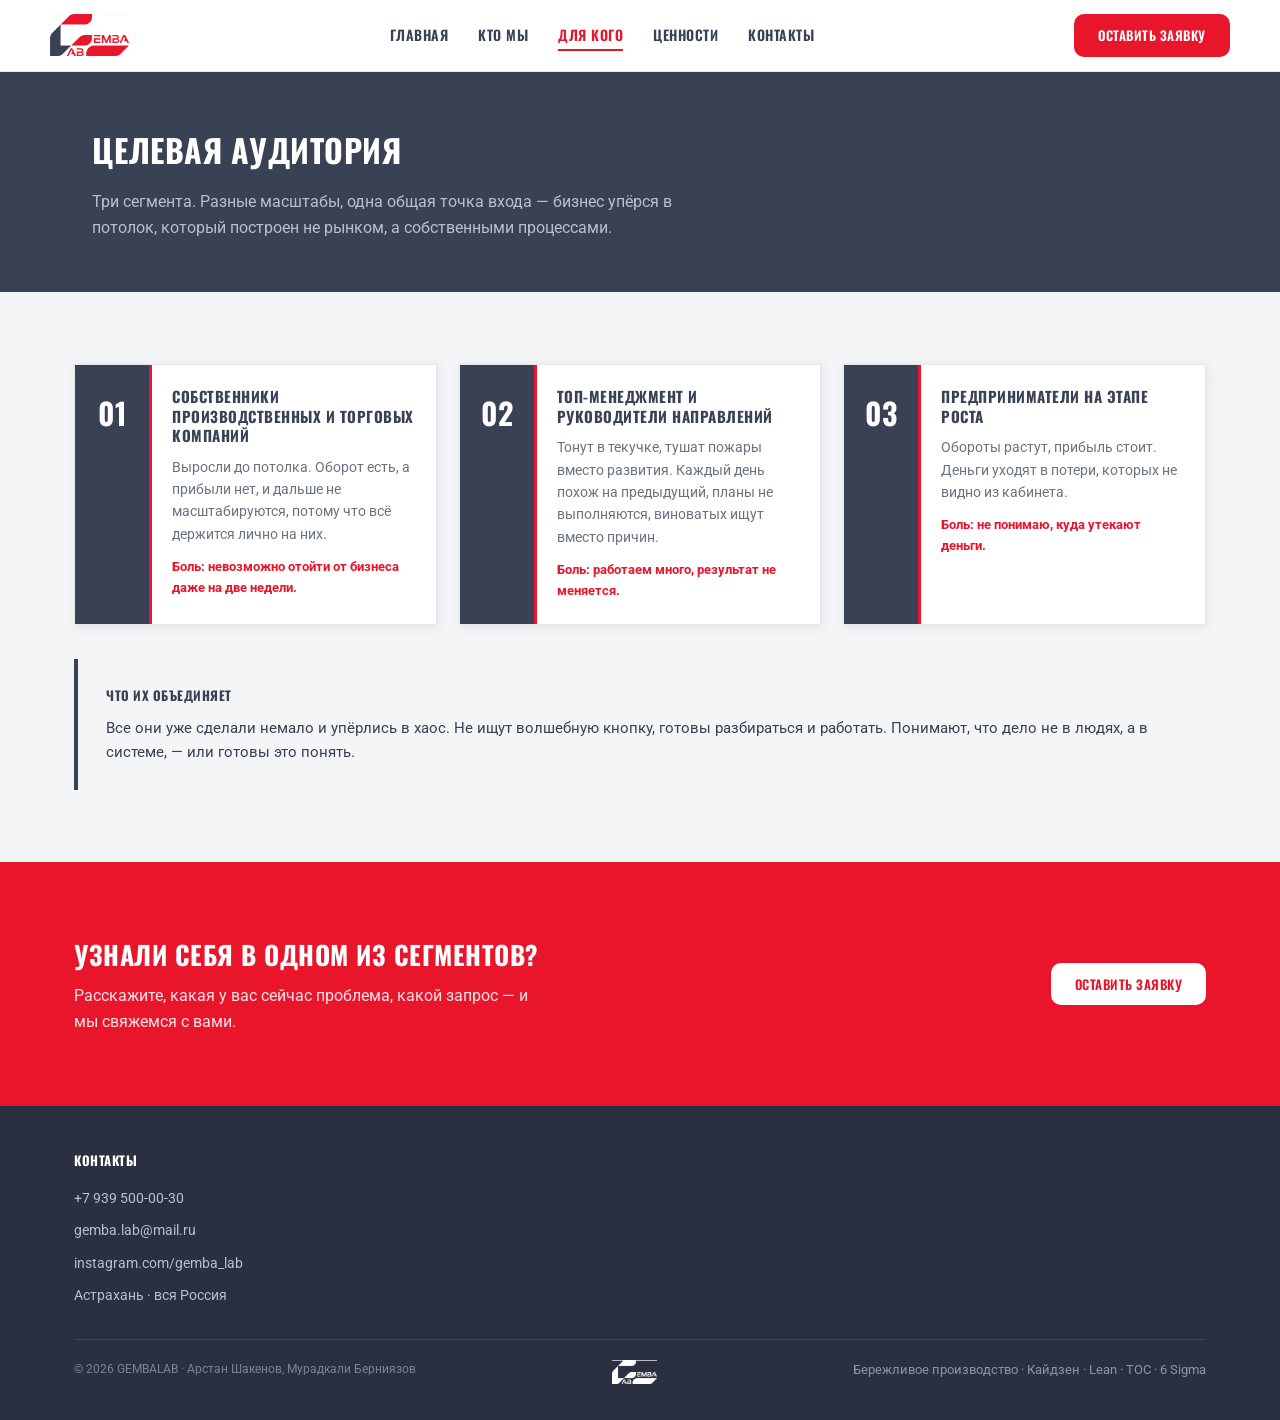
<file: audience.html>
<!DOCTYPE html>
<html lang="ru">
<head>
<meta charset="UTF-8">
<meta name="viewport" content="width=device-width, initial-scale=1.0">
<meta name="theme-color" content="#394155">
<title>Для кого — GEMBALAB</title>
<meta name="description" content="Целевая аудитория GEMBALAB: собственники, топ-менеджмент и предприниматели на этапе роста.">
<link rel="icon" type="image/png" href="assets/img/emblem-white.png">
<link rel="preconnect" href="https://fonts.googleapis.com">
<link rel="preconnect" href="https://fonts.gstatic.com" crossorigin>
<link href="https://fonts.googleapis.com/css2?family=Oswald:wght@500;600;700&family=Roboto:wght@400;500;700&display=swap" rel="stylesheet">
<link rel="stylesheet" href="assets/style.css">
<link rel="stylesheet" href="assets/audience.css">
</head>
<body>
<header class="header">

  <div class="container header__row">
    <a href="index.html"><img class="header__logo" src="assets/img/logo-color.png" alt="GEMBALAB"></a>
    <nav id="mainNav" class="nav">
      <ul class="nav__list">
        <li><a href="index.html" class="nav__link">Главная</a></li>
        <li><a href="about.html" class="nav__link">Кто мы</a></li>
        <li><a href="audience.html" class="nav__link nav__link--active">Для кого</a></li>
        <li><a href="values.html" class="nav__link">Ценности</a></li>
        <li><a href="contacts.html" class="nav__link">Контакты</a></li>
      </ul>
    </nav>
    <div class="header__actions">
      <button class="burger" id="burgerBtn" aria-label="Меню"><span class="burger__line"></span><span class="burger__line"></span><span class="burger__line"></span></button>
      <a class="btn btn--primary" href="contacts.html">Оставить заявку</a>
    </div>
  </div>
</header>
<section class="page-hero">
  <div class="container">
    <h1 class="page-hero__title">Целевая аудитория</h1>
    <p class="page-hero__text">Три сегмента. Разные масштабы, одна общая точка входа — бизнес упёрся в потолок, который построен не рынком, а собственными процессами.</p>
  </div>
</section>

<section style="background:var(--bg-soft);">
  <div class="container">
    <div class="audience__grid">
      <div class="audience__card">
        <div class="audience__num">01</div>
        <div class="audience__body">
          <h3>Собственники производственных и торговых компаний</h3>
          <p>Выросли до потолка. Оборот есть, а прибыли нет, и дальше не масштабируются, потому что всё держится лично на них.</p>
          <div class="audience__pain">Боль: невозможно отойти от бизнеса даже на две недели.</div>
        </div>
      </div>
      <div class="audience__card">
        <div class="audience__num">02</div>
        <div class="audience__body">
          <h3>Топ-менеджмент и руководители направлений</h3>
          <p>Тонут в текучке, тушат пожары вместо развития. Каждый день похож на предыдущий, планы не выполняются, виноватых ищут вместо причин.</p>
          <div class="audience__pain">Боль: работаем много, результат не меняется.</div>
        </div>
      </div>
      <div class="audience__card">
        <div class="audience__num">03</div>
        <div class="audience__body">
          <h3>Предприниматели на этапе роста</h3>
          <p>Обороты растут, прибыль стоит. Деньги уходят в потери, которых не видно из кабинета.</p>
          <div class="audience__pain">Боль: не понимаю, куда утекают деньги.</div>
        </div>
      </div>
    </div>
    <div class="audience__unite">
      <h4>Что их объединяет</h4>
      <p>Все они уже сделали немало и упёрлись в хаос. Не ищут волшебную кнопку, готовы разбираться и работать. Понимают, что дело не в людях, а в системе, — или готовы это понять.</p>
    </div>
  </div>
</section>

<section class="cta">
  <div class="container cta__inner">
    <div>
      <h2 class="cta__title">Узнали себя в одном из сегментов?</h2>
      <p class="cta__text">Расскажите, какая у вас сейчас проблема, какой запрос — и мы свяжемся с вами.</p>
    </div>
    <a class="btn btn--primary" href="contacts.html">Оставить заявку</a>
  </div>
</section>
<footer class="footer">
  <div class="container">
    <div class="footer__grid">
      <div>
        <h4 class="footer__title">Контакты</h4>
        <ul class="footer__list">
          <li class="footer__list-item">+7 939 500-00-30</li>
          <li class="footer__list-item">gemba.lab@mail.ru</li>
          <li class="footer__list-item">instagram.com/gemba_lab</li>
          <li class="footer__list-item">Астрахань · вся Россия</li>
        </ul>
      </div>
    </div>
    <div class="footer__bottom">
      <span>© 2026 GEMBALAB · Арстан Шакенов, Мурадкали Берниязов</span>
      <img class="footer__logo" src="assets/img/logo-white.png" alt="GEMBALAB">
      <span class="footer__text">Бережливое производство · Кайдзен · Lean · TOC · 6 Sigma</span>
    </div>
  </div>
</footer>
<script src="assets/main.js"></script>
</body>
</html>
</file>
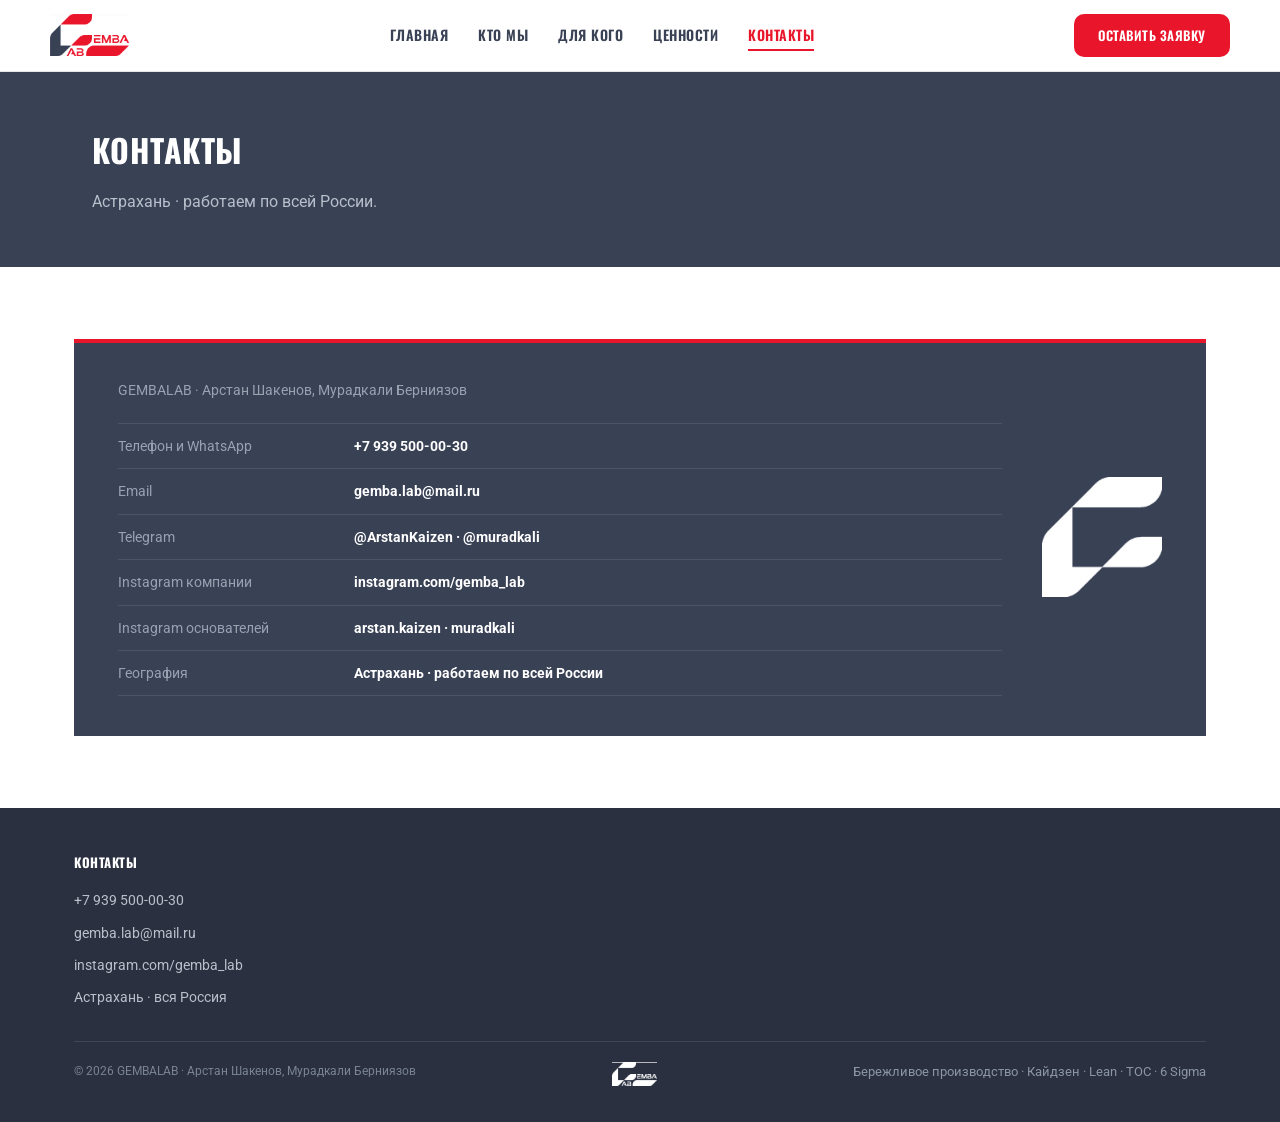
<file: contacts.html>
<!DOCTYPE html>
<html lang="ru">
<head>
<meta charset="UTF-8">
<meta name="viewport" content="width=device-width, initial-scale=1.0">
<meta name="theme-color" content="#394155">
<title>Контакты — GEMBALAB</title>
<meta name="description" content="Контакты GEMBALAB: телефон, WhatsApp, email, Telegram, Instagram. Астрахань, работаем по всей России.">
<link rel="icon" type="image/png" href="assets/img/emblem-white.png">
<link rel="preconnect" href="https://fonts.googleapis.com">
<link rel="preconnect" href="https://fonts.gstatic.com" crossorigin>
<link href="https://fonts.googleapis.com/css2?family=Oswald:wght@500;600;700&family=Roboto:wght@400;500;700&display=swap" rel="stylesheet">
<link rel="stylesheet" href="assets/style.css">
<link rel="stylesheet" href="assets/contacts.css">
</head>
<body>
<header class="header">
  <div class="container header__row">
    <a href="index.html"><img class="header__logo" src="assets/img/logo-color.png" alt="GEMBALAB"></a>
    <nav id="mainNav" class="nav">
      <ul class="nav__list">
        <li><a href="index.html" class="nav__link">Главная</a></li>
        <li><a href="about.html" class="nav__link">Кто мы</a></li>
        <li><a href="audience.html" class="nav__link">Для кого</a></li>
        <li><a href="values.html" class="nav__link">Ценности</a></li>
        <li><a href="contacts.html" class="nav__link nav__link--active">Контакты</a></li>
      </ul>
    </nav>
    <div class="header__actions">
      <button class="burger" id="burgerBtn" aria-label="Меню"><span class="burger__line"></span><span class="burger__line"></span><span class="burger__line"></span></button>
      <a class="btn btn--primary" href="contacts.html">Оставить заявку</a>
    </div>
  </div>
</header>
<section class="page-hero">
  <div class="container">
    <h1 class="page-hero__title">Контакты</h1>
    <p class="page-hero__text">Астрахань · работаем по всей России.</p>
  </div>
</section>

<section>
  <div class="container">
    <div class="contacts__card">
      <div class="contacts__main">
        <div class="contacts__sub">GEMBALAB · Арстан Шакенов, Мурадкали Берниязов</div>
        <div class="contacts__table">
          <div class="contacts__table-row"><span class="contacts__label">Телефон и WhatsApp</span><span class="contacts__value">+7 939 500-00-30</span></div>
          <div class="contacts__table-row"><span class="contacts__label">Email</span><span class="contacts__value">gemba.lab@mail.ru</span></div>
          <div class="contacts__table-row"><span class="contacts__label">Telegram</span><span class="contacts__value">@ArstanKaizen · @muradkali</span></div>
          <div class="contacts__table-row"><span class="contacts__label">Instagram компании</span><span class="contacts__value">instagram.com/gemba_lab</span></div>
          <div class="contacts__table-row"><span class="contacts__label">Instagram основателей</span><span class="contacts__value">arstan.kaizen · muradkali</span></div>
          <div class="contacts__table-row"><span class="contacts__label">География</span><span class="contacts__value">Астрахань · работаем по всей России</span></div>
        </div>
      </div>
      <img class="contacts__emblem" src="assets/img/emblem-white.png" alt="GEMBALAB">
    </div>
  </div>
</section>
<footer class="footer">
  <div class="container">
    <div class="footer__grid">
      <div>
        <h4 class="footer__title">Контакты</h4>
        <ul class="footer__list">
          <li class="footer__list-item">+7 939 500-00-30</li>
          <li class="footer__list-item">gemba.lab@mail.ru</li>
          <li class="footer__list-item">instagram.com/gemba_lab</li>
          <li class="footer__list-item">Астрахань · вся Россия</li>
        </ul>
      </div>
    </div>
    <div class="footer__bottom">
      <span>© 2026 GEMBALAB · Арстан Шакенов, Мурадкали Берниязов</span>
      <img class="footer__logo" src="assets/img/logo-white.png" alt="GEMBALAB">
      <span class="footer__text">Бережливое производство · Кайдзен · Lean · TOC · 6 Sigma</span>
    </div>
  </div>
</footer>
<script src="assets/main.js"></script>
</body>
</html>
</file>
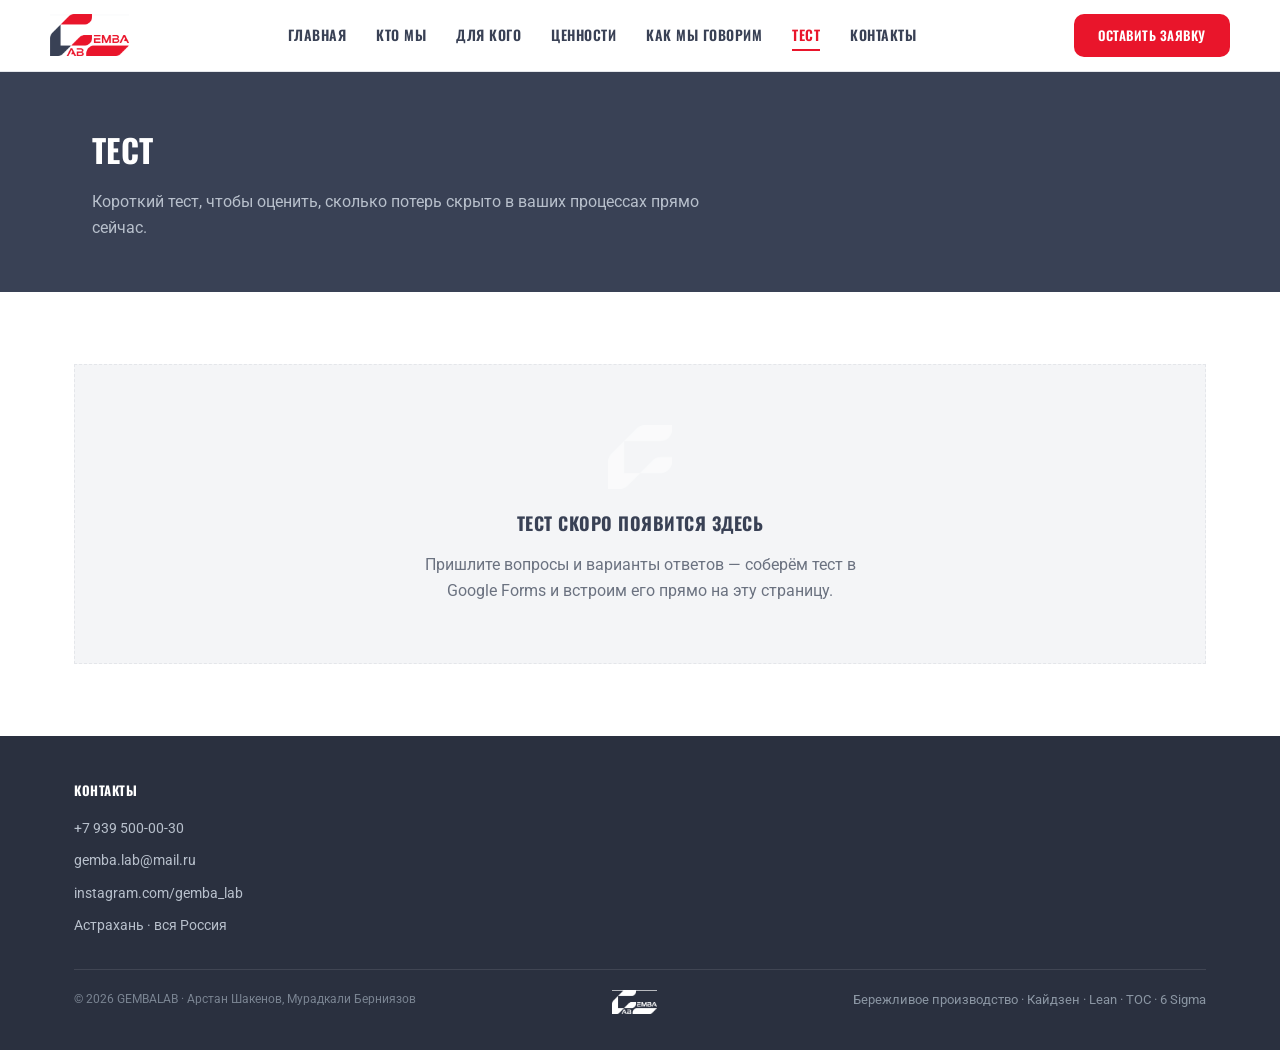
<file: test.html>
<!DOCTYPE html>
<html lang="ru">
<head>
<meta charset="UTF-8">
<meta name="viewport" content="width=device-width, initial-scale=1.0">
<meta name="theme-color" content="#394155">
<title>Тест — GEMBALAB</title>
<meta name="description" content="Пройдите короткий тест GEMBALAB и проверьте, сколько потерь скрыто в ваших процессах.">
<link rel="icon" type="image/png" href="assets/img/emblem-white.png">
<link rel="preconnect" href="https://fonts.googleapis.com">
<link rel="preconnect" href="https://fonts.gstatic.com" crossorigin>
<link href="https://fonts.googleapis.com/css2?family=Oswald:wght@500;600;700&family=Roboto:wght@400;500;700&display=swap" rel="stylesheet">
<link rel="stylesheet" href="assets/style.css">
<link rel="stylesheet" href="assets/test.css">
</head>
<body>
<header class="header">
  <div class="container header__row">
    <a href="index.html"><img class="header__logo" src="assets/img/logo-color.png" alt="GEMBALAB"></a>
    <nav id="mainNav" class="nav">
      <ul class="nav__list">
        <li><a href="index.html" class="nav__link">Главная</a></li>
        <li><a href="about.html" class="nav__link">Кто мы</a></li>
        <li><a href="audience.html" class="nav__link">Для кого</a></li>
        <li><a href="values.html" class="nav__link">Ценности</a></li>
        <li><a href="voice.html" class="nav__link">Как мы говорим</a></li>
        <li><a href="test.html" class="nav__link nav__link--active">Тест</a></li>
        <li><a href="contacts.html" class="nav__link">Контакты</a></li>
      </ul>
    </nav>
    <div class="header__actions">
      <button class="burger" id="burgerBtn" aria-label="Меню"><span class="burger__line"></span><span class="burger__line"></span><span class="burger__line"></span></button>
      <a class="btn btn--primary" href="contacts.html">Оставить заявку</a>
    </div>
  </div>
</header>
<section class="page-hero">
  <div class="container">
    <h1 class="page-hero__title">Тест</h1>
    <p class="page-hero__text">Короткий тест, чтобы оценить, сколько потерь скрыто в ваших процессах прямо сейчас.</p>
  </div>
</section>

<section>
  <div class="container">
    <div class="test__frame">
      <!--
        Сюда встанет форма Google Forms.
        Когда пришлёте вопросы и получите ссылку вида
        https://docs.google.com/forms/d/e/ВАШ_ID/viewform?embedded=true,
        замените блок .test__placeholder ниже на:

        <iframe src="ССЫЛКА_НА_ФОРМУ" width="100%" height="900"
                frameborder="0" marginheight="0" marginwidth="0">
          Загрузка…
        </iframe>
      -->
      <div class="test__placeholder">
        <img class="test__placeholder-emblem" src="assets/img/emblem-white.png" alt="GEMBALAB">
        <h3>Тест скоро появится здесь</h3>
        <p>Пришлите вопросы и варианты ответов — соберём тест в Google Forms и встроим его прямо на эту страницу.</p>
      </div>
    </div>
  </div>
</section>
<footer class="footer">
  <div class="container">
    <div class="footer__grid">
      <div>
        <h4 class="footer__title">Контакты</h4>
        <ul class="footer__list">
          <li class="footer__list-item">+7 939 500-00-30</li>
          <li class="footer__list-item">gemba.lab@mail.ru</li>
          <li class="footer__list-item">instagram.com/gemba_lab</li>
          <li class="footer__list-item">Астрахань · вся Россия</li>
        </ul>
      </div>
    </div>
    <div class="footer__bottom">
      <span>© 2026 GEMBALAB · Арстан Шакенов, Мурадкали Берниязов</span>
      <img class="footer__logo" src="assets/img/logo-white.png" alt="GEMBALAB">
      <span class="footer__text">Бережливое производство · Кайдзен · Lean · TOC · 6 Sigma</span>
    </div>
  </div>
</footer>
<script src="assets/main.js"></script>
</body>
</html>
</file>
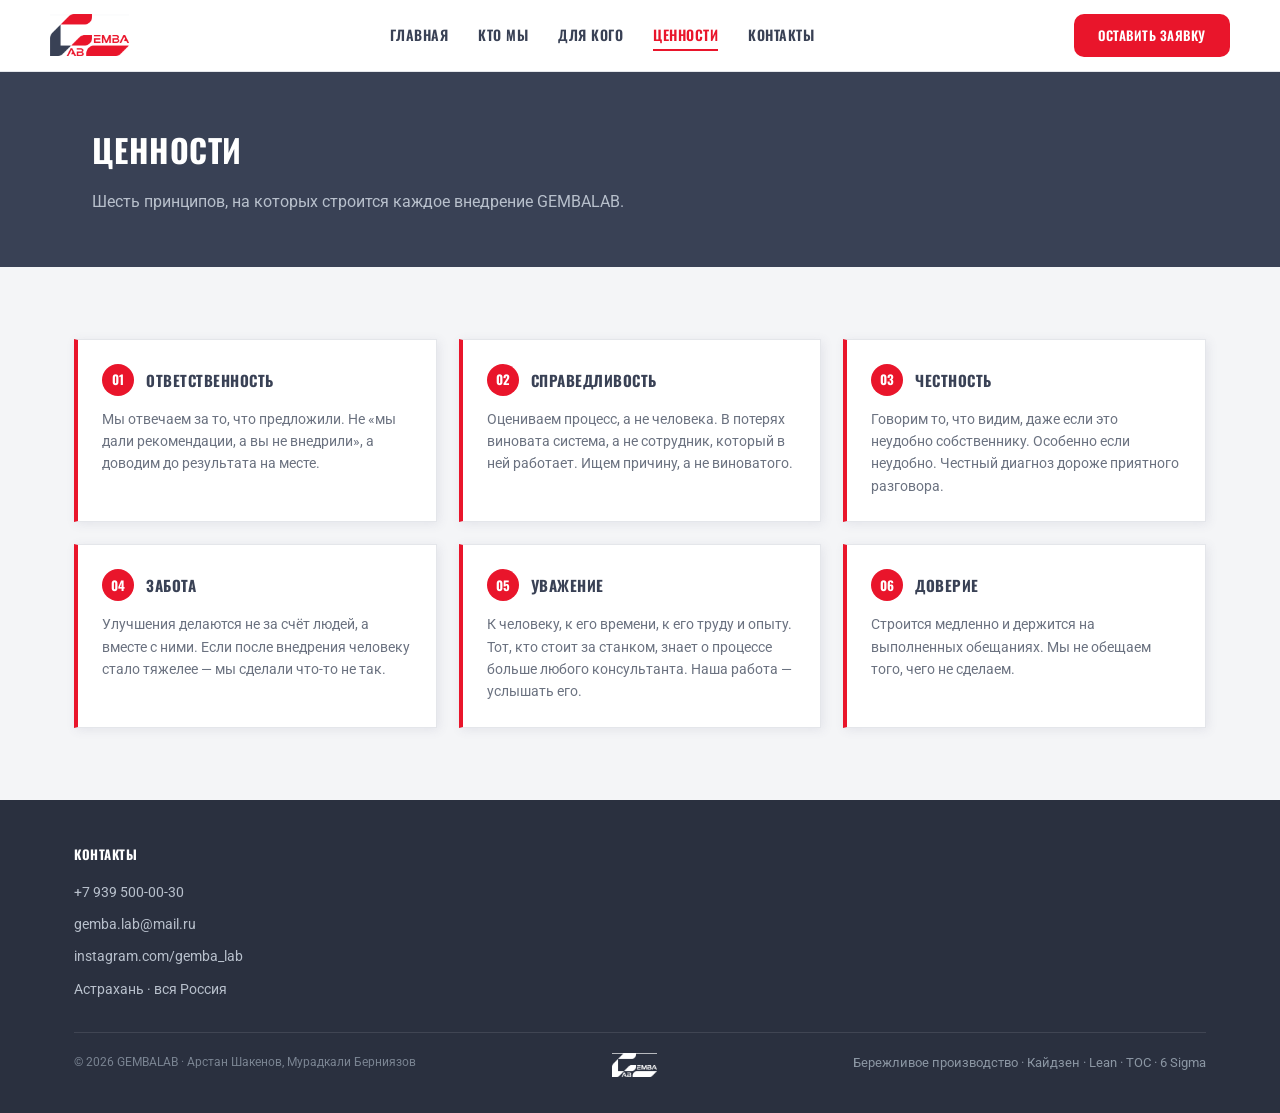
<file: values.html>
<!DOCTYPE html>
<html lang="ru">
<head>
<meta charset="UTF-8">
<meta name="viewport" content="width=device-width, initial-scale=1.0">
<meta name="theme-color" content="#394155">
<title>Ценности — GEMBALAB</title>
<meta name="description" content="Шесть ценностей GEMBALAB: ответственность, справедливость, честность, забота, уважение, доверие.">
<link rel="icon" type="image/png" href="assets/img/emblem-white.png">
<link rel="preconnect" href="https://fonts.googleapis.com">
<link rel="preconnect" href="https://fonts.gstatic.com" crossorigin>
<link href="https://fonts.googleapis.com/css2?family=Oswald:wght@500;600;700&family=Roboto:wght@400;500;700&display=swap" rel="stylesheet">
<link rel="stylesheet" href="assets/style.css">
<link rel="stylesheet" href="assets/values.css">
</head>
<body>
<header class="header">

  <div class="container header__row">
    <a href="index.html"><img class="header__logo" src="assets/img/logo-color.png" alt="GEMBALAB"></a>
    <nav id="mainNav" class="nav">
      <ul class="nav__list">
        <li><a href="index.html" class="nav__link">Главная</a></li>
        <li><a href="about.html" class="nav__link">Кто мы</a></li>
        <li><a href="audience.html" class="nav__link">Для кого</a></li>
        <li><a href="values.html" class="nav__link nav__link--active">Ценности</a></li>
        <li><a href="contacts.html" class="nav__link">Контакты</a></li>
      </ul>
    </nav>
    <div class="header__actions">
      <button class="burger" id="burgerBtn" aria-label="Меню"><span class="burger__line"></span><span class="burger__line"></span><span class="burger__line"></span></button>
      <a class="btn btn--primary" href="contacts.html">Оставить заявку</a>
    </div>
  </div>
</header>
<section class="page-hero">
  <div class="container">
    <h1 class="page-hero__title">Ценности</h1>
    <p class="page-hero__text">Шесть принципов, на которых строится каждое внедрение GEMBALAB.</p>
  </div>
</section>

<section class="value-section">
  <div class="container">
    <div class="value__grid">
      <div class="value__card">
        <div class="value__top"><div class="value__num">01</div><h3>Ответственность</h3></div>
        <p>Мы отвечаем за то, что предложили. Не «мы дали рекомендации, а вы не внедрили», а доводим до результата на месте.</p>
      </div>
      <div class="value__card">
        <div class="value__top"><div class="value__num">02</div><h3>Справедливость</h3></div>
        <p>Оцениваем процесс, а не человека. В потерях виновата система, а не сотрудник, который в ней работает. Ищем причину, а не виноватого.</p>
      </div>
      <div class="value__card">
        <div class="value__top"><div class="value__num">03</div><h3>Честность</h3></div>
        <p>Говорим то, что видим, даже если это неудобно собственнику. Особенно если неудобно. Честный диагноз дороже приятного разговора.</p>
      </div>
      <div class="value__card">
        <div class="value__top"><div class="value__num">04</div><h3>Забота</h3></div>
        <p>Улучшения делаются не за счёт людей, а вместе с ними. Если после внедрения человеку стало тяжелее — мы сделали что-то не так.</p>
      </div>
      <div class="value__card">
        <div class="value__top"><div class="value__num">05</div><h3>Уважение</h3></div>
        <p>К человеку, к его времени, к его труду и опыту. Тот, кто стоит за станком, знает о процессе больше любого консультанта. Наша работа — услышать его.</p>
      </div>
      <div class="value__card">
        <div class="value__top"><div class="value__num">06</div><h3>Доверие</h3></div>
        <p>Строится медленно и держится на выполненных обещаниях. Мы не обещаем того, чего не сделаем.</p>
      </div>
    </div>
  </div>
</section>
<footer class="footer">
  <div class="container">
    <div class="footer__grid">
      <div>
        <h4 class="footer__title">Контакты</h4>
        <ul class="footer__list">
          <li class="footer__list-item">+7 939 500-00-30</li>
          <li class="footer__list-item">gemba.lab@mail.ru</li>
          <li class="footer__list-item">instagram.com/gemba_lab</li>
          <li class="footer__list-item">Астрахань · вся Россия</li>
        </ul>
      </div>
    </div>
    <div class="footer__bottom">
      <span>© 2026 GEMBALAB · Арстан Шакенов, Мурадкали Берниязов</span>
      <img class="footer__logo" src="assets/img/logo-white.png" alt="GEMBALAB">
      <span class="footer__text">Бережливое производство · Кайдзен · Lean · TOC · 6 Sigma</span>
    </div>
  </div>
</footer>
<script src="assets/main.js"></script>
</body>
</html>
</file>
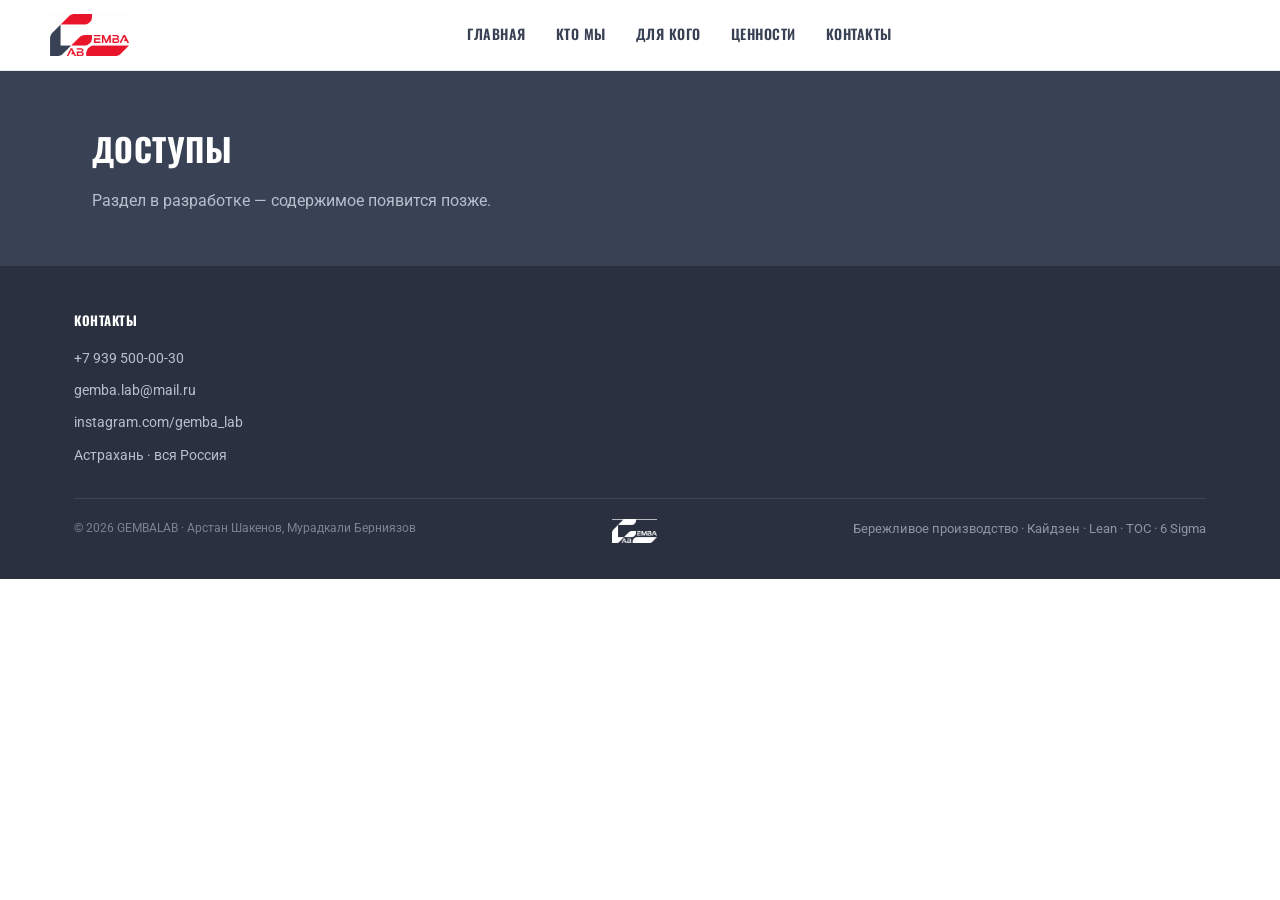
<file: Cabinet/access.html>
<!DOCTYPE html>
<html lang="ru">
<head>
<meta charset="UTF-8">
<meta name="viewport" content="width=device-width, initial-scale=1.0">
<meta name="theme-color" content="#394155">
<title>Доступы — GEMBALAB</title>
<link rel="icon" type="image/png" href="../assets/img/emblem-white.png">
<link rel="preconnect" href="https://fonts.googleapis.com">
<link rel="preconnect" href="https://fonts.gstatic.com" crossorigin>
<link href="https://fonts.googleapis.com/css2?family=Oswald:wght@500;600;700&family=Roboto:wght@400;500;700&display=swap" rel="stylesheet">
<link rel="stylesheet" href="../assets/style.css">
</head>
<body>
<header class="header">
  <div class="container header__row">
    <a href="../index.html"><img class="header__logo" src="../assets/img/logo-color.png" alt="GEMBALAB"></a>
    <nav id="mainNav" class="nav">
      <ul class="nav__list">
        <li><a href="../index.html" class="nav__link">Главная</a></li>
        <li><a href="../about.html" class="nav__link">Кто мы</a></li>
        <li><a href="../audience.html" class="nav__link">Для кого</a></li>
        <li><a href="../values.html" class="nav__link">Ценности</a></li>
        <li><a href="../contacts.html" class="nav__link">Контакты</a></li>
      </ul>
    </nav>
    <div class="header__actions">
      <button class="burger" id="burgerBtn" aria-label="Меню">
        <span class="burger__line"></span><span class="burger__line"></span><span class="burger__line"></span>
      </button>
    </div>
  </div>
</header>
<section class="page-hero">
  <div class="container">
    <h1 class="page-hero__title">Доступы</h1>
    <p class="page-hero__text">Раздел в разработке — содержимое появится позже.</p>
  </div>
</section>
<footer class="footer">
  <div class="container">
    <div class="footer__grid">
      <div>
        <h4 class="footer__title">Контакты</h4>
        <ul class="footer__list">
          <li class="footer__list-item">+7 939 500-00-30</li>
          <li class="footer__list-item">gemba.lab@mail.ru</li>
          <li class="footer__list-item">instagram.com/gemba_lab</li>
          <li class="footer__list-item">Астрахань · вся Россия</li>
        </ul>
      </div>
    </div>
    <div class="footer__bottom">
      <span>© 2026 GEMBALAB · Арстан Шакенов, Мурадкали Берниязов</span>
      <img class="footer__logo" src="../assets/img/logo-white.png" alt="GEMBALAB">
      <span class="footer__text">Бережливое производство · Кайдзен · Lean · TOC · 6 Sigma</span>
    </div>
  </div>
</footer>
<script src="../assets/main.js"></script>
</body>
</html>
</file>
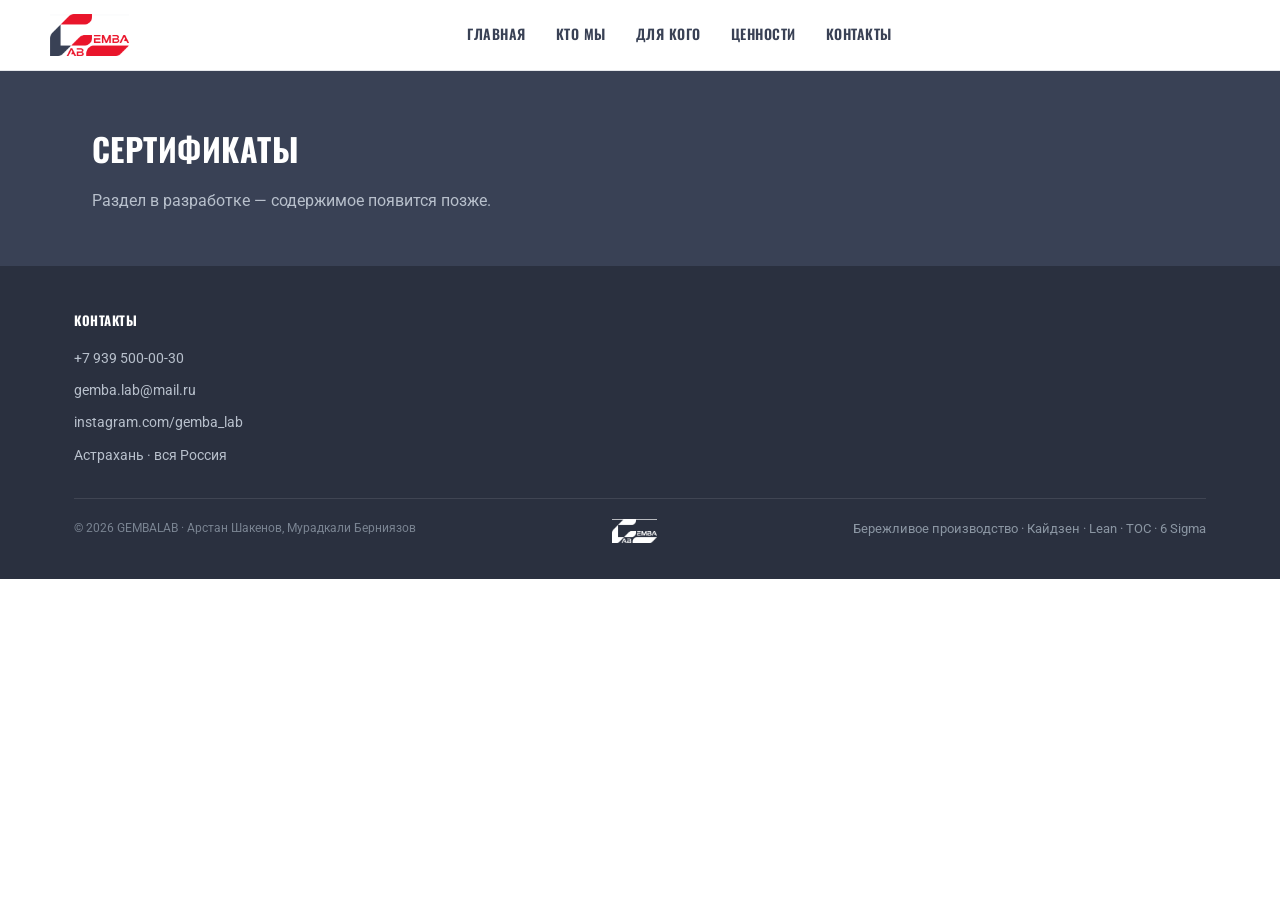
<file: Cabinet/certificates.html>
<!DOCTYPE html>
<html lang="ru">
<head>
<meta charset="UTF-8">
<meta name="viewport" content="width=device-width, initial-scale=1.0">
<meta name="theme-color" content="#394155">
<title>Сертификаты — GEMBALAB</title>
<link rel="icon" type="image/png" href="../assets/img/emblem-white.png">
<link rel="preconnect" href="https://fonts.googleapis.com">
<link rel="preconnect" href="https://fonts.gstatic.com" crossorigin>
<link href="https://fonts.googleapis.com/css2?family=Oswald:wght@500;600;700&family=Roboto:wght@400;500;700&display=swap" rel="stylesheet">
<link rel="stylesheet" href="../assets/style.css">
</head>
<body>
<header class="header">
  <div class="container header__row">
    <a href="../index.html"><img class="header__logo" src="../assets/img/logo-color.png" alt="GEMBALAB"></a>
    <nav id="mainNav" class="nav">
      <ul class="nav__list">
        <li><a href="../index.html" class="nav__link">Главная</a></li>
        <li><a href="../about.html" class="nav__link">Кто мы</a></li>
        <li><a href="../audience.html" class="nav__link">Для кого</a></li>
        <li><a href="../values.html" class="nav__link">Ценности</a></li>
        <li><a href="../contacts.html" class="nav__link">Контакты</a></li>
      </ul>
    </nav>
    <div class="header__actions">
      <button class="burger" id="burgerBtn" aria-label="Меню">
        <span class="burger__line"></span><span class="burger__line"></span><span class="burger__line"></span>
      </button>
    </div>
  </div>
</header>
<section class="page-hero">
  <div class="container">
    <h1 class="page-hero__title">Сертификаты</h1>
    <p class="page-hero__text">Раздел в разработке — содержимое появится позже.</p>
  </div>
</section>
<footer class="footer">
  <div class="container">
    <div class="footer__grid">
      <div>
        <h4 class="footer__title">Контакты</h4>
        <ul class="footer__list">
          <li class="footer__list-item">+7 939 500-00-30</li>
          <li class="footer__list-item">gemba.lab@mail.ru</li>
          <li class="footer__list-item">instagram.com/gemba_lab</li>
          <li class="footer__list-item">Астрахань · вся Россия</li>
        </ul>
      </div>
    </div>
    <div class="footer__bottom">
      <span>© 2026 GEMBALAB · Арстан Шакенов, Мурадкали Берниязов</span>
      <img class="footer__logo" src="../assets/img/logo-white.png" alt="GEMBALAB">
      <span class="footer__text">Бережливое производство · Кайдзен · Lean · TOC · 6 Sigma</span>
    </div>
  </div>
</footer>
<script src="../assets/main.js"></script>
</body>
</html>
</file>
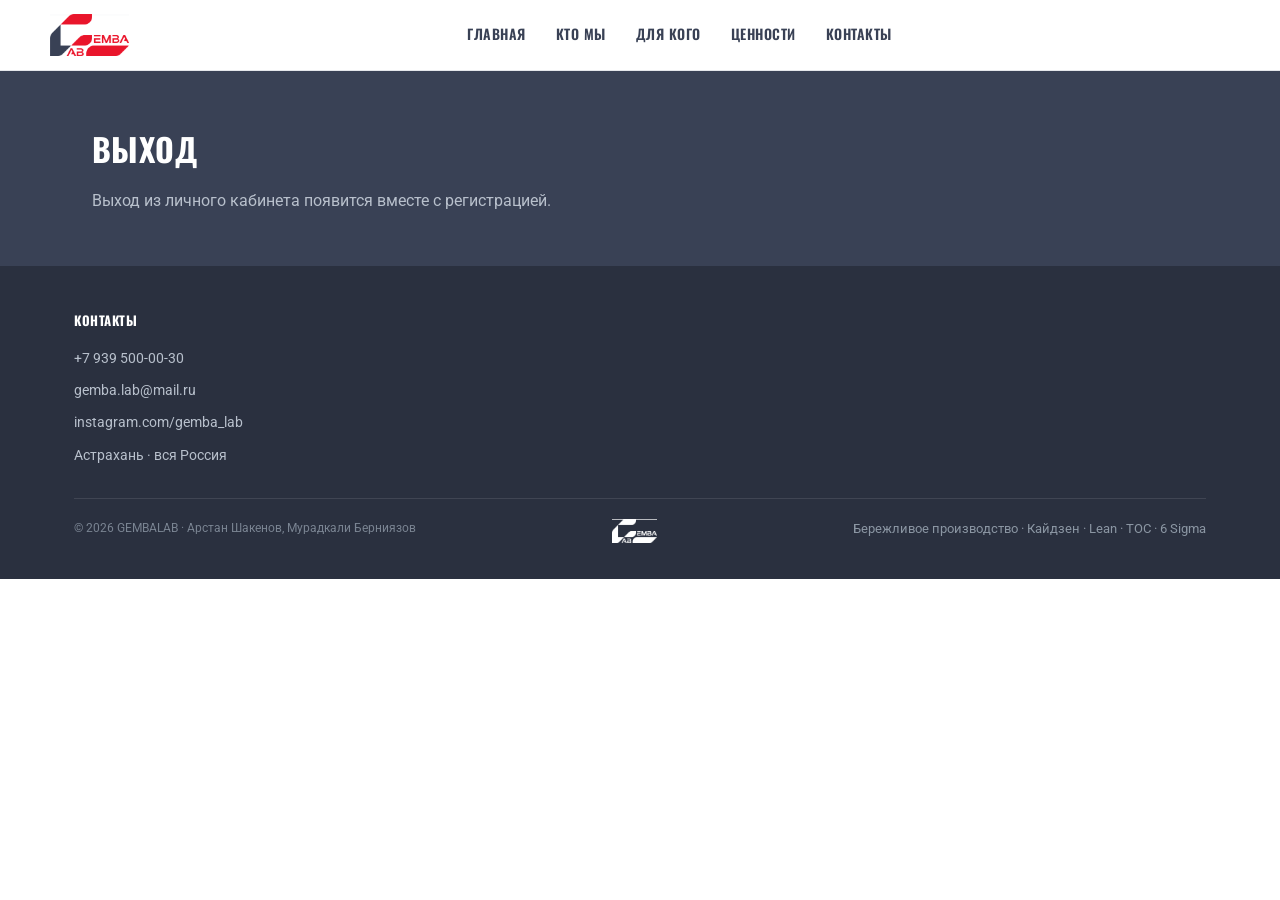
<file: Cabinet/logout.html>
<!DOCTYPE html>
<html lang="ru">
<head>
<meta charset="UTF-8">
<meta name="viewport" content="width=device-width, initial-scale=1.0">
<meta name="theme-color" content="#394155">
<title>Выход — GEMBALAB</title>
<link rel="icon" type="image/png" href="../assets/img/emblem-white.png">
<link rel="preconnect" href="https://fonts.googleapis.com">
<link rel="preconnect" href="https://fonts.gstatic.com" crossorigin>
<link href="https://fonts.googleapis.com/css2?family=Oswald:wght@500;600;700&family=Roboto:wght@400;500;700&display=swap" rel="stylesheet">
<link rel="stylesheet" href="../assets/style.css">
</head>
<body>
<header class="header">
  <div class="container header__row">
    <a href="../index.html"><img class="header__logo" src="../assets/img/logo-color.png" alt="GEMBALAB"></a>
    <nav id="mainNav" class="nav">
      <ul class="nav__list">
        <li><a href="../index.html" class="nav__link">Главная</a></li>
        <li><a href="../about.html" class="nav__link">Кто мы</a></li>
        <li><a href="../audience.html" class="nav__link">Для кого</a></li>
        <li><a href="../values.html" class="nav__link">Ценности</a></li>
        <li><a href="../contacts.html" class="nav__link">Контакты</a></li>
      </ul>
    </nav>
    <div class="header__actions">
      <button class="burger" id="burgerBtn" aria-label="Меню">
        <span class="burger__line"></span><span class="burger__line"></span><span class="burger__line"></span>
      </button>
    </div>
  </div>
</header>
<section class="page-hero">
  <div class="container">
    <h1 class="page-hero__title">Выход</h1>
    <p class="page-hero__text">Выход из личного кабинета появится вместе с регистрацией.</p>
  </div>
</section>
<footer class="footer">
  <div class="container">
    <div class="footer__grid">
      <div>
        <h4 class="footer__title">Контакты</h4>
        <ul class="footer__list">
          <li class="footer__list-item">+7 939 500-00-30</li>
          <li class="footer__list-item">gemba.lab@mail.ru</li>
          <li class="footer__list-item">instagram.com/gemba_lab</li>
          <li class="footer__list-item">Астрахань · вся Россия</li>
        </ul>
      </div>
    </div>
    <div class="footer__bottom">
      <span>© 2026 GEMBALAB · Арстан Шакенов, Мурадкали Берниязов</span>
      <img class="footer__logo" src="../assets/img/logo-white.png" alt="GEMBALAB">
      <span class="footer__text">Бережливое производство · Кайдзен · Lean · TOC · 6 Sigma</span>
    </div>
  </div>
</footer>
<script src="../assets/main.js"></script>
</body>
</html>
</file>
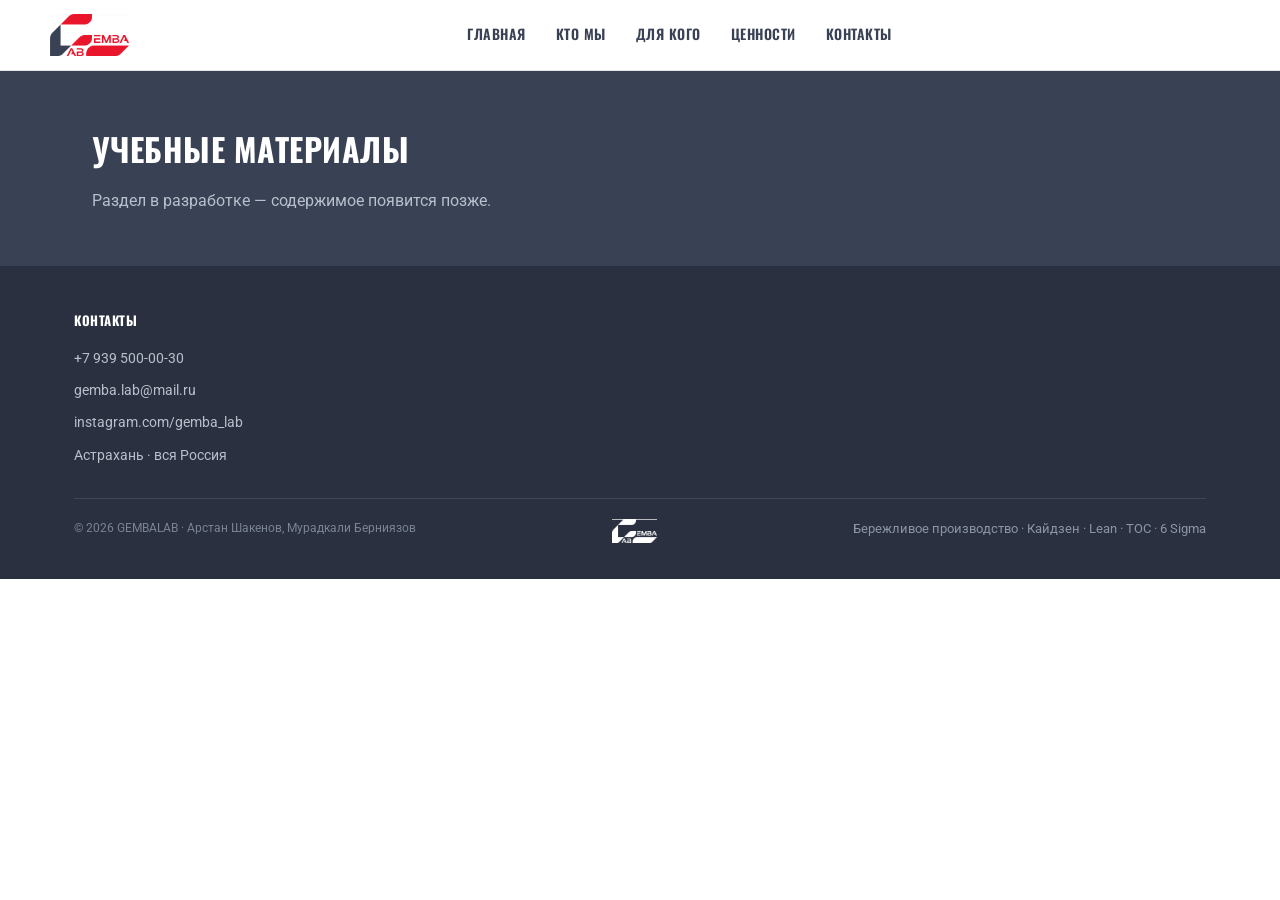
<file: Cabinet/materials.html>
<!DOCTYPE html>
<html lang="ru">
<head>
<meta charset="UTF-8">
<meta name="viewport" content="width=device-width, initial-scale=1.0">
<meta name="theme-color" content="#394155">
<title>Учебные материалы — GEMBALAB</title>
<link rel="icon" type="image/png" href="../assets/img/emblem-white.png">
<link rel="preconnect" href="https://fonts.googleapis.com">
<link rel="preconnect" href="https://fonts.gstatic.com" crossorigin>
<link href="https://fonts.googleapis.com/css2?family=Oswald:wght@500;600;700&family=Roboto:wght@400;500;700&display=swap" rel="stylesheet">
<link rel="stylesheet" href="../assets/style.css">
</head>
<body>
<header class="header">
  <div class="container header__row">
    <a href="../index.html"><img class="header__logo" src="../assets/img/logo-color.png" alt="GEMBALAB"></a>
    <nav id="mainNav" class="nav">
      <ul class="nav__list">
        <li><a href="../index.html" class="nav__link">Главная</a></li>
        <li><a href="../about.html" class="nav__link">Кто мы</a></li>
        <li><a href="../audience.html" class="nav__link">Для кого</a></li>
        <li><a href="../values.html" class="nav__link">Ценности</a></li>
        <li><a href="../contacts.html" class="nav__link">Контакты</a></li>
      </ul>
    </nav>
    <div class="header__actions">
      <button class="burger" id="burgerBtn" aria-label="Меню">
        <span class="burger__line"></span><span class="burger__line"></span><span class="burger__line"></span>
      </button>
    </div>
  </div>
</header>
<section class="page-hero">
  <div class="container">
    <h1 class="page-hero__title">Учебные материалы</h1>
    <p class="page-hero__text">Раздел в разработке — содержимое появится позже.</p>
  </div>
</section>
<footer class="footer">
  <div class="container">
    <div class="footer__grid">
      <div>
        <h4 class="footer__title">Контакты</h4>
        <ul class="footer__list">
          <li class="footer__list-item">+7 939 500-00-30</li>
          <li class="footer__list-item">gemba.lab@mail.ru</li>
          <li class="footer__list-item">instagram.com/gemba_lab</li>
          <li class="footer__list-item">Астрахань · вся Россия</li>
        </ul>
      </div>
    </div>
    <div class="footer__bottom">
      <span>© 2026 GEMBALAB · Арстан Шакенов, Мурадкали Берниязов</span>
      <img class="footer__logo" src="../assets/img/logo-white.png" alt="GEMBALAB">
      <span class="footer__text">Бережливое производство · Кайдзен · Lean · TOC · 6 Sigma</span>
    </div>
  </div>
</footer>
<script src="../assets/main.js"></script>
</body>
</html>
</file>
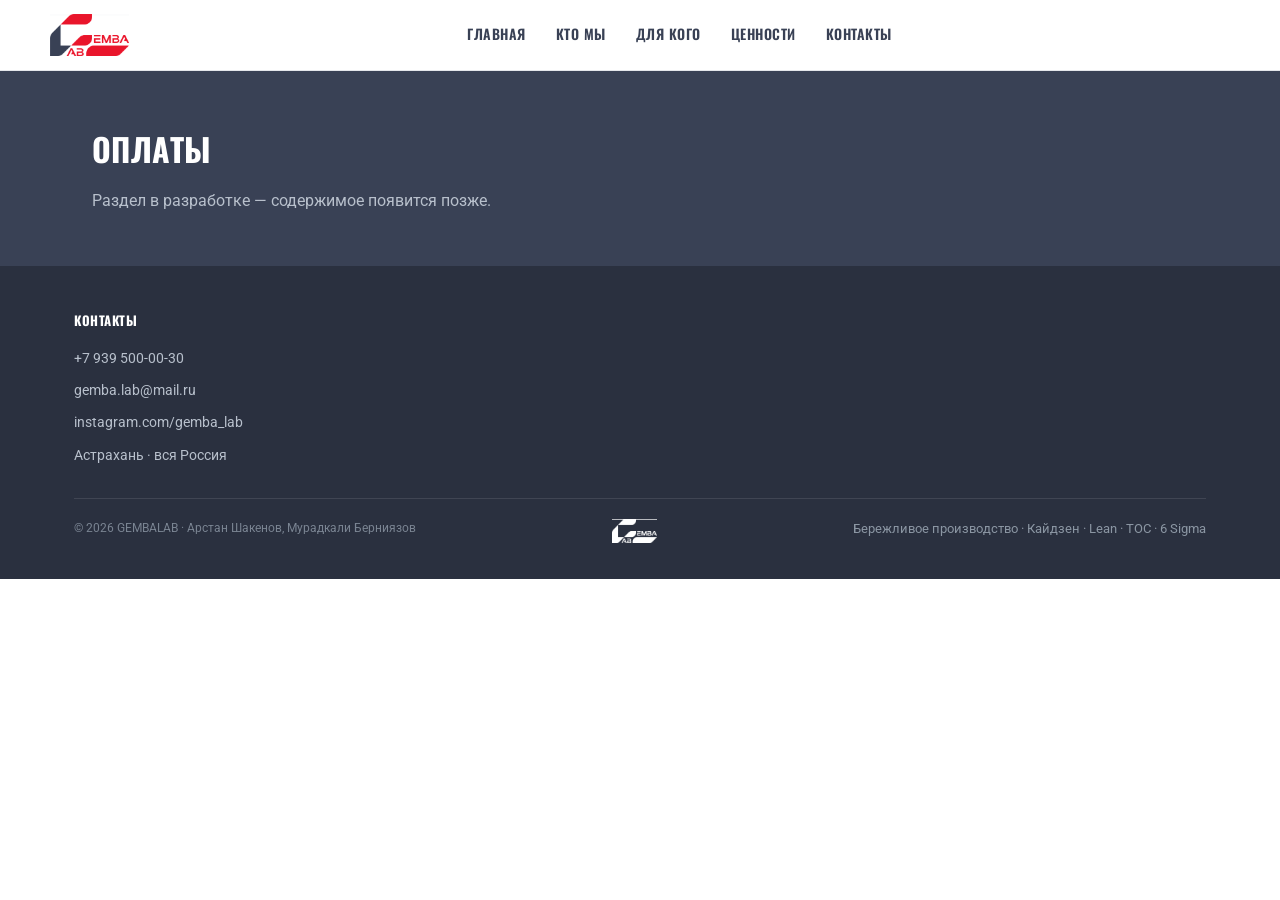
<file: Cabinet/payments.html>
<!DOCTYPE html>
<html lang="ru">
<head>
<meta charset="UTF-8">
<meta name="viewport" content="width=device-width, initial-scale=1.0">
<meta name="theme-color" content="#394155">
<title>Оплаты — GEMBALAB</title>
<link rel="icon" type="image/png" href="../assets/img/emblem-white.png">
<link rel="preconnect" href="https://fonts.googleapis.com">
<link rel="preconnect" href="https://fonts.gstatic.com" crossorigin>
<link href="https://fonts.googleapis.com/css2?family=Oswald:wght@500;600;700&family=Roboto:wght@400;500;700&display=swap" rel="stylesheet">
<link rel="stylesheet" href="../assets/style.css">
</head>
<body>
<header class="header">
  <div class="container header__row">
    <a href="../index.html"><img class="header__logo" src="../assets/img/logo-color.png" alt="GEMBALAB"></a>
    <nav id="mainNav" class="nav">
      <ul class="nav__list">
        <li><a href="../index.html" class="nav__link">Главная</a></li>
        <li><a href="../about.html" class="nav__link">Кто мы</a></li>
        <li><a href="../audience.html" class="nav__link">Для кого</a></li>
        <li><a href="../values.html" class="nav__link">Ценности</a></li>
        <li><a href="../contacts.html" class="nav__link">Контакты</a></li>
      </ul>
    </nav>
    <div class="header__actions">
      <button class="burger" id="burgerBtn" aria-label="Меню">
        <span class="burger__line"></span><span class="burger__line"></span><span class="burger__line"></span>
      </button>
    </div>
  </div>
</header>
<section class="page-hero">
  <div class="container">
    <h1 class="page-hero__title">Оплаты</h1>
    <p class="page-hero__text">Раздел в разработке — содержимое появится позже.</p>
  </div>
</section>
<footer class="footer">
  <div class="container">
    <div class="footer__grid">
      <div>
        <h4 class="footer__title">Контакты</h4>
        <ul class="footer__list">
          <li class="footer__list-item">+7 939 500-00-30</li>
          <li class="footer__list-item">gemba.lab@mail.ru</li>
          <li class="footer__list-item">instagram.com/gemba_lab</li>
          <li class="footer__list-item">Астрахань · вся Россия</li>
        </ul>
      </div>
    </div>
    <div class="footer__bottom">
      <span>© 2026 GEMBALAB · Арстан Шакенов, Мурадкали Берниязов</span>
      <img class="footer__logo" src="../assets/img/logo-white.png" alt="GEMBALAB">
      <span class="footer__text">Бережливое производство · Кайдзен · Lean · TOC · 6 Sigma</span>
    </div>
  </div>
</footer>
<script src="../assets/main.js"></script>
</body>
</html>
</file>
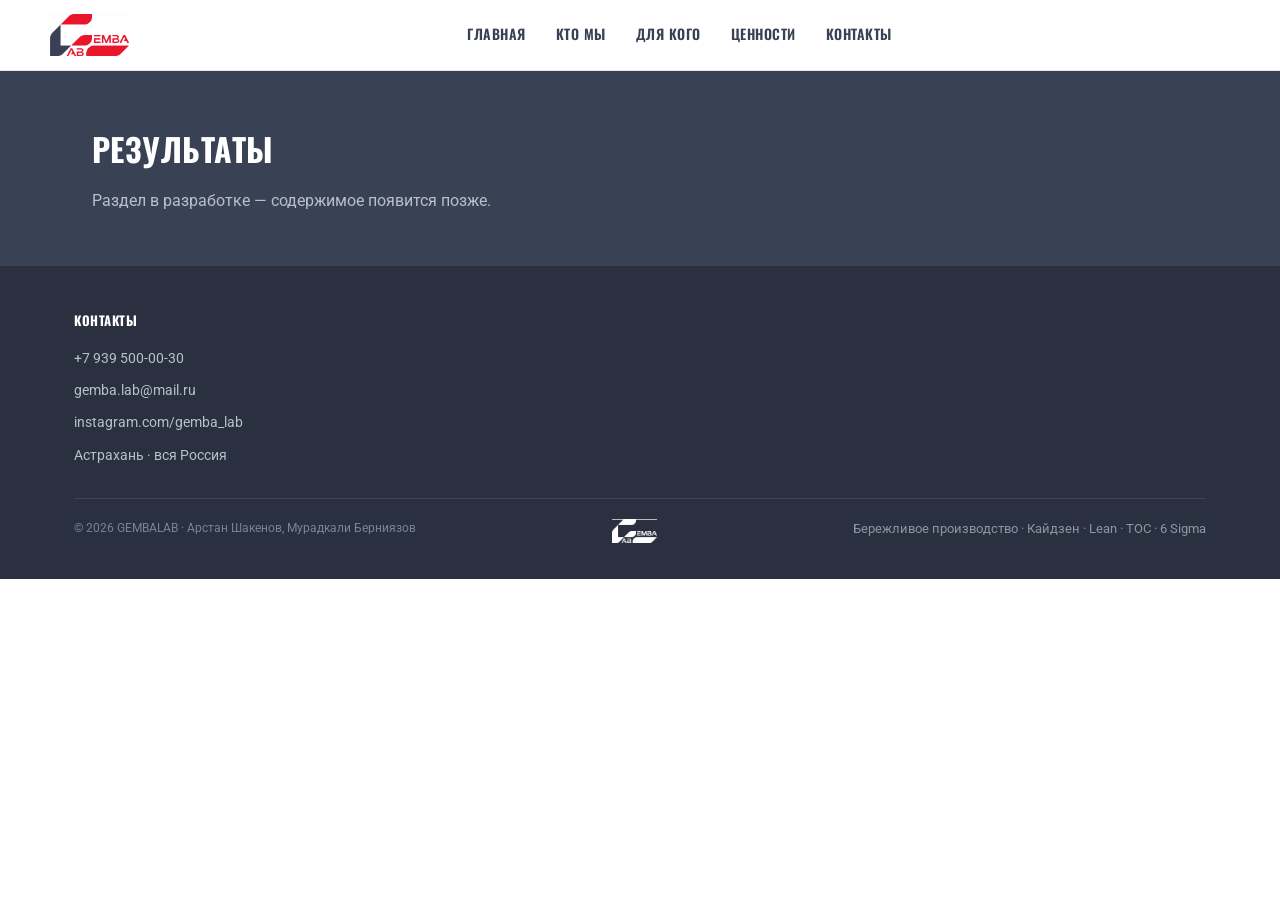
<file: Cabinet/results.html>
<!DOCTYPE html>
<html lang="ru">
<head>
<meta charset="UTF-8">
<meta name="viewport" content="width=device-width, initial-scale=1.0">
<meta name="theme-color" content="#394155">
<title>Результаты — GEMBALAB</title>
<link rel="icon" type="image/png" href="../assets/img/emblem-white.png">
<link rel="preconnect" href="https://fonts.googleapis.com">
<link rel="preconnect" href="https://fonts.gstatic.com" crossorigin>
<link href="https://fonts.googleapis.com/css2?family=Oswald:wght@500;600;700&family=Roboto:wght@400;500;700&display=swap" rel="stylesheet">
<link rel="stylesheet" href="../assets/style.css">
</head>
<body>
<header class="header">
  <div class="container header__row">
    <a href="../index.html"><img class="header__logo" src="../assets/img/logo-color.png" alt="GEMBALAB"></a>
    <nav id="mainNav" class="nav">
      <ul class="nav__list">
        <li><a href="../index.html" class="nav__link">Главная</a></li>
        <li><a href="../about.html" class="nav__link">Кто мы</a></li>
        <li><a href="../audience.html" class="nav__link">Для кого</a></li>
        <li><a href="../values.html" class="nav__link">Ценности</a></li>
        <li><a href="../contacts.html" class="nav__link">Контакты</a></li>
      </ul>
    </nav>
    <div class="header__actions">
      <button class="burger" id="burgerBtn" aria-label="Меню">
        <span class="burger__line"></span><span class="burger__line"></span><span class="burger__line"></span>
      </button>
    </div>
  </div>
</header>
<section class="page-hero">
  <div class="container">
    <h1 class="page-hero__title">Результаты</h1>
    <p class="page-hero__text">Раздел в разработке — содержимое появится позже.</p>
  </div>
</section>
<footer class="footer">
  <div class="container">
    <div class="footer__grid">
      <div>
        <h4 class="footer__title">Контакты</h4>
        <ul class="footer__list">
          <li class="footer__list-item">+7 939 500-00-30</li>
          <li class="footer__list-item">gemba.lab@mail.ru</li>
          <li class="footer__list-item">instagram.com/gemba_lab</li>
          <li class="footer__list-item">Астрахань · вся Россия</li>
        </ul>
      </div>
    </div>
    <div class="footer__bottom">
      <span>© 2026 GEMBALAB · Арстан Шакенов, Мурадкали Берниязов</span>
      <img class="footer__logo" src="../assets/img/logo-white.png" alt="GEMBALAB">
      <span class="footer__text">Бережливое производство · Кайдзен · Lean · TOC · 6 Sigma</span>
    </div>
  </div>
</footer>
<script src="../assets/main.js"></script>
</body>
</html>
</file>
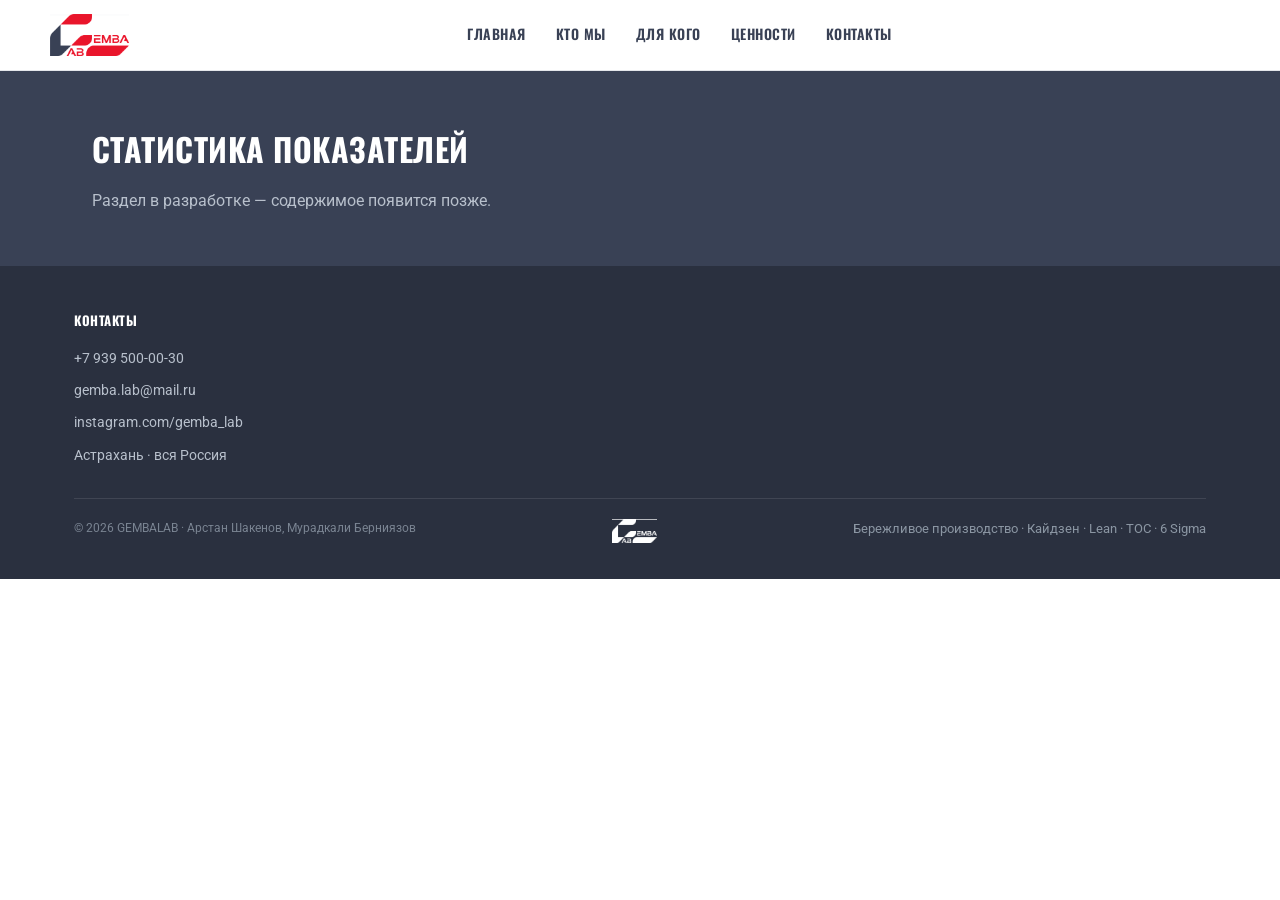
<file: Cabinet/stats.html>
<!DOCTYPE html>
<html lang="ru">
<head>
<meta charset="UTF-8">
<meta name="viewport" content="width=device-width, initial-scale=1.0">
<meta name="theme-color" content="#394155">
<title>Статистика показателей — GEMBALAB</title>
<link rel="icon" type="image/png" href="../assets/img/emblem-white.png">
<link rel="preconnect" href="https://fonts.googleapis.com">
<link rel="preconnect" href="https://fonts.gstatic.com" crossorigin>
<link href="https://fonts.googleapis.com/css2?family=Oswald:wght@500;600;700&family=Roboto:wght@400;500;700&display=swap" rel="stylesheet">
<link rel="stylesheet" href="../assets/style.css">
</head>
<body>
<header class="header">
  <div class="container header__row">
    <a href="../index.html"><img class="header__logo" src="../assets/img/logo-color.png" alt="GEMBALAB"></a>
    <nav id="mainNav" class="nav">
      <ul class="nav__list">
        <li><a href="../index.html" class="nav__link">Главная</a></li>
        <li><a href="../about.html" class="nav__link">Кто мы</a></li>
        <li><a href="../audience.html" class="nav__link">Для кого</a></li>
        <li><a href="../values.html" class="nav__link">Ценности</a></li>
        <li><a href="../contacts.html" class="nav__link">Контакты</a></li>
      </ul>
    </nav>
    <div class="header__actions">
      <button class="burger" id="burgerBtn" aria-label="Меню">
        <span class="burger__line"></span><span class="burger__line"></span><span class="burger__line"></span>
      </button>
    </div>
  </div>
</header>
<section class="page-hero">
  <div class="container">
    <h1 class="page-hero__title">Статистика показателей</h1>
    <p class="page-hero__text">Раздел в разработке — содержимое появится позже.</p>
  </div>
</section>
<footer class="footer">
  <div class="container">
    <div class="footer__grid">
      <div>
        <h4 class="footer__title">Контакты</h4>
        <ul class="footer__list">
          <li class="footer__list-item">+7 939 500-00-30</li>
          <li class="footer__list-item">gemba.lab@mail.ru</li>
          <li class="footer__list-item">instagram.com/gemba_lab</li>
          <li class="footer__list-item">Астрахань · вся Россия</li>
        </ul>
      </div>
    </div>
    <div class="footer__bottom">
      <span>© 2026 GEMBALAB · Арстан Шакенов, Мурадкали Берниязов</span>
      <img class="footer__logo" src="../assets/img/logo-white.png" alt="GEMBALAB">
      <span class="footer__text">Бережливое производство · Кайдзен · Lean · TOC · 6 Sigma</span>
    </div>
  </div>
</footer>
<script src="../assets/main.js"></script>
</body>
</html>
</file>
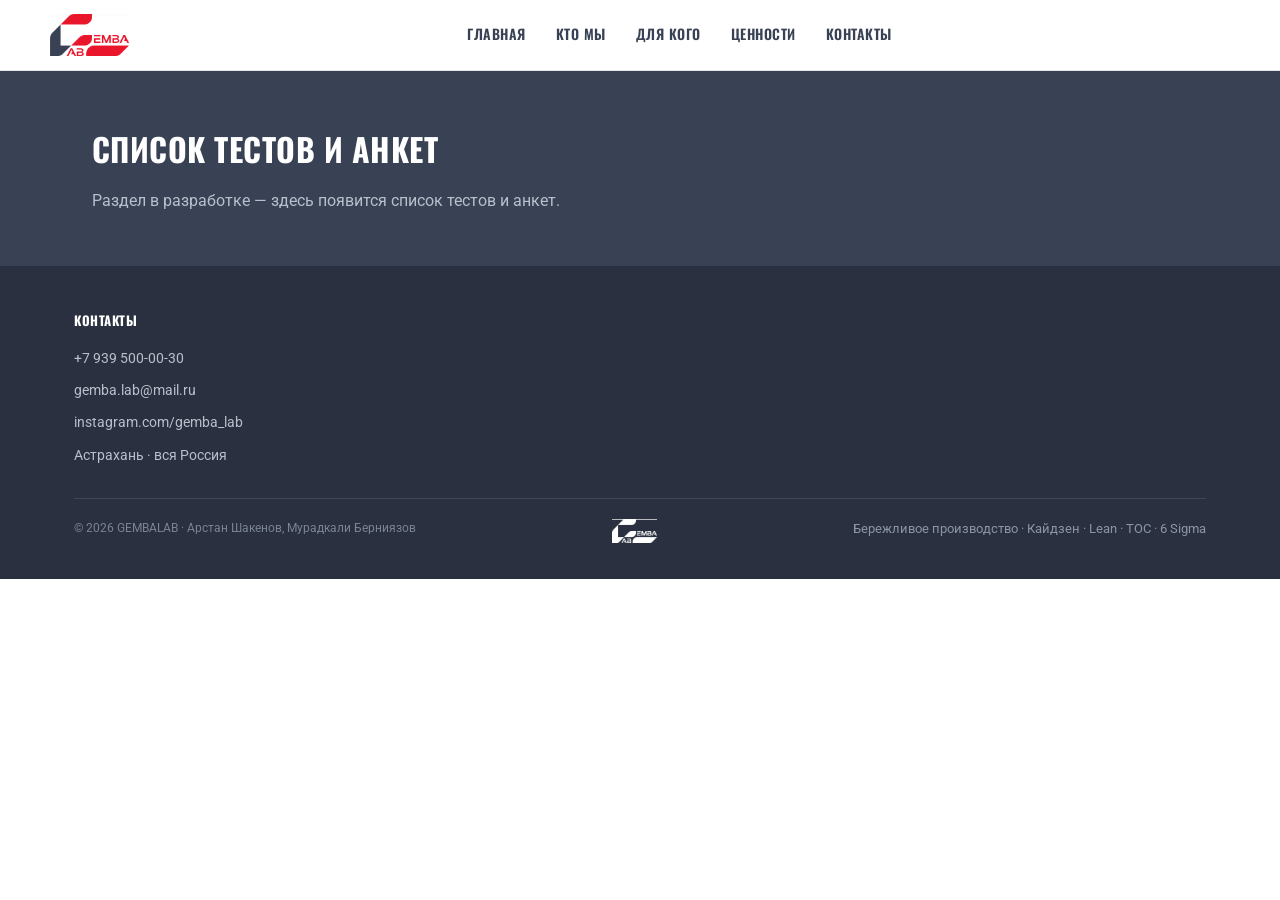
<file: Cabinet/tests.html>
<!DOCTYPE html>
<html lang="ru">
<head>
<meta charset="UTF-8">
<meta name="viewport" content="width=device-width, initial-scale=1.0">
<meta name="theme-color" content="#394155">
<title>Список тестов и анкет — GEMBALAB</title>
<link rel="icon" type="image/png" href="../assets/img/emblem-white.png">
<link rel="preconnect" href="https://fonts.googleapis.com">
<link rel="preconnect" href="https://fonts.gstatic.com" crossorigin>
<link href="https://fonts.googleapis.com/css2?family=Oswald:wght@500;600;700&family=Roboto:wght@400;500;700&display=swap" rel="stylesheet">
<link rel="stylesheet" href="../assets/style.css">
</head>
<body>
<header class="header">
  <div class="container header__row">
    <a href="../index.html"><img class="header__logo" src="../assets/img/logo-color.png" alt="GEMBALAB"></a>
    <nav id="mainNav" class="nav">
      <ul class="nav__list">
        <li><a href="../index.html" class="nav__link">Главная</a></li>
        <li><a href="../about.html" class="nav__link">Кто мы</a></li>
        <li><a href="../audience.html" class="nav__link">Для кого</a></li>
        <li><a href="../values.html" class="nav__link">Ценности</a></li>
        <li><a href="../contacts.html" class="nav__link">Контакты</a></li>
      </ul>
    </nav>
    <div class="header__actions">
      <button class="burger" id="burgerBtn" aria-label="Меню">
        <span class="burger__line"></span><span class="burger__line"></span><span class="burger__line"></span>
      </button>
    </div>
  </div>
</header>
<section class="page-hero">
  <div class="container">
    <h1 class="page-hero__title">Список тестов и анкет</h1>
    <p class="page-hero__text">Раздел в разработке — здесь появится список тестов и анкет.</p>
  </div>
</section>
<footer class="footer">
  <div class="container">
    <div class="footer__grid">
      <div>
        <h4 class="footer__title">Контакты</h4>
        <ul class="footer__list">
          <li class="footer__list-item">+7 939 500-00-30</li>
          <li class="footer__list-item">gemba.lab@mail.ru</li>
          <li class="footer__list-item">instagram.com/gemba_lab</li>
          <li class="footer__list-item">Астрахань · вся Россия</li>
        </ul>
      </div>
    </div>
    <div class="footer__bottom">
      <span>© 2026 GEMBALAB · Арстан Шакенов, Мурадкали Берниязов</span>
      <img class="footer__logo" src="../assets/img/logo-white.png" alt="GEMBALAB">
      <span class="footer__text">Бережливое производство · Кайдзен · Lean · TOC · 6 Sigma</span>
    </div>
  </div>
</footer>
<script src="../assets/main.js"></script>
</body>
</html>
</file>
<file: assets/style.css>
/* ==========================================================================
   GEMBALAB — общие стили (используются на всех страницах сайта)
   Наименование классов — по методологии БЭМ (block__element--modifier)
   ========================================================================== */

:root {
  --red: #e9152b;
  --graphite: #394155;
  --graphite-dark: #2a303f;
  --white: #ffffff;
  --bg-soft: #f4f5f7;
  --text-muted: #6b7280;
  --border: #e4e6ea;
}
* {
  box-sizing: border-box;
  margin: 0;
  padding: 0;
}
body {
  font-family: "Roboto", Arial, sans-serif;
  color: var(--graphite);
  background: var(--white);
  line-height: 1.6;
  font-size: 16px;
}
h1,
h2,
h3,
h4 {
  font-family: "Oswald", "Roboto", Arial, sans-serif;
  font-weight: 700;
  text-transform: uppercase;
  letter-spacing: 0.5px;
}
a {
  color: inherit;
  text-decoration: none;
}
img {
  max-width: 100%;
  display: block;
}
.container {
  max-width: 1180px;
  margin: 0 auto;
  padding: 0 24px;
}
p {
  text-align: left;
}
section {
  padding: 72px 0;
}

/* Block: header */
.header {
  position: sticky;
  top: 0;
  z-index: 50;
  background: #fff;
  border-bottom: 1px solid var(--border);
}
.header__row {
  display: flex;
  align-items: center;
  justify-content: space-between;
  padding: 14px 0;
}
.header__logo {
  height: 42px;
  width: auto;
}
.header__actions {
  display: flex;
  align-items: center;
  gap: 16px;
}

/* Block: nav (главное меню в шапке) */
.nav__list {
  list-style: none;
  display: flex;
  gap: 30px;
}
.nav__link {
  font-family: "Oswald", "Roboto", sans-serif;
  font-size: 14px;
  font-weight: 600;
  color: var(--graphite);
  text-transform: uppercase;
  letter-spacing: 0.5px;
  transition: color 0.15s;
  padding-bottom: 4px;
  border-bottom: 2px solid transparent;
}
.nav__link:hover {
  color: var(--red);
}
.nav__link--active {
  color: var(--red);
  border-bottom-color: var(--red);
}

/* Block: burger (кнопка мобильного меню) */
.burger {
  display: none;
  background: none;
  border: none;
  cursor: pointer;
  padding: 6px;
}
.burger__line {
  display: block;
  width: 24px;
  height: 2px;
  background: var(--graphite);
  margin: 5px 0;
}

/* Block: btn (кнопки) — модификаторы --primary / --outline */
.btn {
  font-family: "Oswald", "Roboto", sans-serif;
  font-weight: 600;
  font-size: 13px;
  text-transform: uppercase;
  letter-spacing: 0.5px;
  padding: 11px 24px;
  border-radius: 2px;
  border-radius: 10px;
  cursor: pointer;
  display: inline-block;
  border: none;
}
.btn--primary {
  background: var(--red);
  color: #fff;
}
.btn--primary:hover {
  opacity: 0.9;
}
.btn--outline {
  border: 1px solid rgba(255, 255, 255, 0.4);
  color: #fff;
  background: none;
}
.btn--outline:hover {
  background: rgba(255, 255, 255, 0.08);
}

/* Hero eyebrow / кнопки — переиспользуются на index.html и about.html */
.hero__eyebrow {
  text-transform: uppercase;
  letter-spacing: 1.5px;
  font-size: 13px;
  color: #b8c0cc;
  font-weight: 600;
  margin-bottom: 18px;
  font-family: "Oswald", sans-serif;
}
.hero__eyebrow-sep {
  color: var(--red);
}
.hero__actions {
  display: flex;
  gap: 14px;
  flex-wrap: wrap;
  margin-top: 30px;
}

/* Block: page-hero (шапка внутренних страниц) */
.page-hero {
  background: var(--graphite);
  color: #fff;
  padding: 52px 0;
  padding-left: 35px;
}
.page-hero__title {
  font-size: 32px;
  color: #fff;
}
.page-hero__text {
  color: #b8c0cc;
  max-width: 640px;
  margin-top: 14px;
  text-transform: none;
  font-weight: 400;
}

/* Block: cta (переиспользуется на index.html и audience.html) */
.cta {
  background: var(--red);
  color: #fff;
  text-align: left;
}
.cta__inner {
  display: flex;
  justify-content: space-between;
  align-items: center;
  flex-wrap: wrap;
  gap: 24px;
}
.cta__title {
  font-size: 26px;
  color: #fff;
}
.cta__text {
  color: #ffe3e6;
  max-width: 480px;
  margin-top: 8px;
  text-transform: none;
  font-weight: 400;
}
.cta .btn--primary {
  background: #fff;
  color: var(--red);
}

/* Block: footer */
.footer {
  background: var(--graphite-dark);
  color: #b8c0cc;
  padding: 44px 0 22px;
  font-size: 14px;
}
.footer__grid {
  gap: 32px;
  margin-bottom: 32px;
  align-items: start;
}
.footer__title {
  color: #fff;
  font-size: 13px;
  margin-bottom: 16px;
  font-weight: 700;
  text-transform: uppercase;
  letter-spacing: 0.5px;
  font-family: "Oswald", sans-serif;
}
.footer__list {
  list-style: none;
}
.footer__list-item {
  margin-bottom: 10px;
}
.footer__link:hover {
  color: #fff;
}
.footer__logo {
  height: 24px;
  margin-bottom: 14px;
}
.footer__text {
  font-size: 13px;
  color: #8b96a3;
  text-transform: none;
  font-weight: 400;
}
.footer__bottom {
  border-top: 1px solid rgba(255, 255, 255, 0.1);
  padding-top: 20px;
  display: flex;
  justify-content: space-between;
  flex-wrap: wrap;
  gap: 10px;
  font-size: 12px;
  color: #7a8492;
}

@media (max-width: 900px) {
  .nav {
    display: none;
    position: absolute;
    top: 100%;
    left: 0;
    right: 0;
    background: #fff;
    border-bottom: 1px solid var(--border);
    padding: 10px 24px 18px;
  }
  .nav--open {
    display: block;
  }
  .nav__list {
    flex-direction: column;
    gap: 4px;
  }
  .nav__link {
    display: block;
    padding: 10px 0;
    border-bottom: 1px solid var(--border);
  }
  .burger {
    display: block;
  }
  .footer__grid {
    grid-template-columns: 1fr;
  }
}
</file>
<file: assets/index.css>
/* Стили, уникальные для index.html (главная страница) */

.hero {
  background: var(--graphite);
  color: #fff;
  padding: 76px 0 96px;
  position: relative;
  overflow: hidden;
}
.hero::after {
  content: "";
  position: absolute;
  right: -80px;
  top: -80px;
  width: 420px;
  height: 420px;
  background: var(--red);
  opacity: 0.08;
  transform: rotate(20deg);
}
.hero__inner {
  position: relative;
  z-index: 1;
}

/* Стили самого личного кабинета (меню + панель профиля) вынесены
   в отдельную папку Cabinet/ — см. Cabinet/cabinet.css и Cabinet/cabinet.js. */
</file>
<file: Cabinet/cabinet.css>
/* Стили личного кабинета на главной странице (index.html).
   Вынесены в отдельную папку Cabinet — сюда же в дальнейшем
   будут добавляться новые разделы кабинета (тесты, сертификаты и т.д.). */

.cabinet {
  display: flex;
  flex-wrap: wrap;
  align-items: flex-start;
  gap: 40px;
}

.cabinet__menu {
  list-style: none;
  flex: 0 0 300px;
  max-width: 300px;
}
.cabinet__menu-link {
  display: block;
  padding: 16px 4px;
  font-family: "Oswald", "Roboto", sans-serif;
  font-size: 16px;
  font-weight: 600;
  color: #fff;
  text-transform: uppercase;
  letter-spacing: 0.5px;
  border-bottom: 1px solid rgba(255, 255, 255, 0.15);
  transition: color 0.15s;
  cursor: pointer;
}
.cabinet__menu-link:hover {
  color: var(--red);
}
.cabinet__menu-link--active {
  color: var(--red);
}

.cabinet__content {
  flex: 1;
  min-width: 320px;
}

/* Панель профиля скрыта по умолчанию и не открывается сама —
   появляется только после клика по пункту меню, плавно (см. cabinet.js) */
.cabinet__panel {
  display: none;
  opacity: 0;
  transform: translateY(-10px);
  transition: opacity 0.35s ease, transform 0.35s ease;
  background: #fff;
  border-radius: 6px;
  padding: 32px 36px;
  color: var(--graphite);
}
.cabinet__panel--visible {
  display: block;
}
.cabinet__panel--active {
  opacity: 1;
  transform: translateY(0);
}

.cabinet__panel-title {
  font-size: 22px;
  color: var(--graphite);
  margin-bottom: 24px;
}
.cabinet__section-title {
  font-size: 15px;
  color: var(--graphite);
  margin: 30px 0 16px;
  padding-top: 20px;
  border-top: 1px solid var(--border);
}

.cabinet__form-grid {
  display: grid;
  grid-template-columns: repeat(auto-fit, minmax(220px, 1fr));
  gap: 18px 24px;
}
.cabinet__form-row {
  display: flex;
  flex-wrap: wrap;
  align-items: flex-end;
  gap: 16px;
}
.cabinet__field {
  display: flex;
  flex-direction: column;
  gap: 6px;
}
.cabinet__field-label {
  font-size: 12px;
  color: var(--text-muted);
  text-transform: uppercase;
  letter-spacing: 0.5px;
  font-weight: 600;
}
.cabinet__input {
  border: 1px solid var(--border);
  border-radius: 4px;
  padding: 10px 12px;
  font-size: 14px;
  font-family: "Roboto", sans-serif;
  color: var(--graphite);
  background: #fff;
  min-width: 200px;
}
.cabinet__input:disabled {
  color: var(--text-muted);
  background: var(--bg-soft);
}
.cabinet__input:focus {
  outline: none;
  border-color: var(--red);
}
.cabinet__promo-input {
  flex: 1;
  min-width: 220px;
}

.cabinet__placeholder {
  color: var(--text-muted);
  font-size: 15px;
}

/* Список тестов и анкет (панель "tests") */
.cabinet__tests-intro {
  color: var(--text-muted);
  font-size: 14px;
  margin-bottom: 24px;
}
.cabinet__tests-grid {
  display: grid;
  grid-template-columns: repeat(auto-fit, minmax(280px, 1fr));
  gap: 16px;
}
.cabinet__test-card {
  border: 1px solid var(--border);
  border-radius: 6px;
  padding: 18px 20px;
  background: var(--bg-soft);
}
.cabinet__test-head {
  display: flex;
  align-items: flex-start;
  justify-content: space-between;
  gap: 10px;
  margin-bottom: 8px;
}
.cabinet__test-title {
  font-family: "Oswald", "Roboto", sans-serif;
  font-size: 15px;
  font-weight: 600;
  color: var(--graphite);
  line-height: 1.35;
}
.cabinet__test-num {
  color: var(--red);
  margin-right: 4px;
}
.cabinet__test-desc {
  font-size: 13px;
  color: var(--text-muted);
  line-height: 1.5;
}
.cabinet__test-badge {
  display: inline-flex;
  align-items: center;
  font-size: 10px;
  font-weight: 600;
  text-transform: uppercase;
  letter-spacing: 0.4px;
  color: var(--red);
  background: rgba(233, 21, 43, 0.08);
  border: 1px solid rgba(233, 21, 43, 0.25);
  border-radius: 4px;
  padding: 3px 7px;
  white-space: nowrap;
  flex-shrink: 0;
}

/* Карточки-тесты, у которых уже подключено прохождение (пока только Тест Маслоу) */
.cabinet__test-card--clickable {
  cursor: pointer;
  transition: border-color 0.2s ease, transform 0.2s ease, box-shadow 0.2s ease;
}
.cabinet__test-card--clickable:hover,
.cabinet__test-card--clickable:focus-visible {
  border-color: var(--red);
  box-shadow: 0 4px 14px rgba(233, 21, 43, 0.12);
  transform: translateY(-2px);
  outline: none;
}
.cabinet__test-cta {
  display: inline-block;
  margin-top: 10px;
  font-size: 12px;
  font-weight: 600;
  color: var(--red);
  text-transform: uppercase;
  letter-spacing: 0.4px;
}

/* Прохождение теста (Тест Маслоу и далее — прочие тесты) */
.cabinet__tests-list {
  transition: opacity 0.25s ease;
}
.cabinet__quiz {
  display: none;
  opacity: 0;
  transition: opacity 0.3s ease;
}
.cabinet__quiz--visible {
  display: block;
}
.cabinet__quiz--active {
  opacity: 1;
}
.cabinet__quiz-back {
  border: none;
  background: none;
  padding: 0;
  font-size: 13px;
  font-weight: 600;
  color: var(--text-muted);
  cursor: pointer;
  margin-bottom: 18px;
}
.cabinet__quiz-back:hover {
  color: var(--red);
}
.cabinet__quiz-title {
  font-size: 20px;
  color: var(--graphite);
  margin-bottom: 20px;
}

.cabinet__quiz-start {
  max-width: 560px;
  margin-bottom: 8px;
}
.cabinet__quiz-start .cabinet__placeholder {
  margin-bottom: 18px;
}
.cabinet__quiz-start-btn {
  margin-top: 20px;
}

.cabinet__result-submit-status {
  font-size: 13px;
  color: var(--text-muted);
  margin: -10px 0 22px;
}
.cabinet__result-submit-status--error {
  color: var(--red);
}

.cabinet__quiz-progress {
  display: grid;
  grid-template-columns: repeat(auto-fill, minmax(38px, 1fr));
  gap: 6px;
  margin-bottom: 28px;
  max-width: 480px;
}
.cabinet__quiz-progress-item {
  height: 36px;
  display: flex;
  align-items: center;
  justify-content: center;
  background: var(--bg-soft);
  border-radius: 4px;
  font-size: 13px;
  font-weight: 600;
  color: var(--text-muted);
}
.cabinet__quiz-progress-item--answered {
  background: rgba(233, 21, 43, 0.12);
  color: var(--red);
}
.cabinet__quiz-progress-item--active {
  background: var(--red);
  color: #fff;
}

.cabinet__quiz-question-text {
  font-family: "Oswald", "Roboto", sans-serif;
  font-size: 19px;
  font-weight: 600;
  color: var(--graphite);
  line-height: 1.4;
  margin-bottom: 20px;
  max-width: 640px;
}
.cabinet__quiz-options {
  display: flex;
  flex-direction: column;
  gap: 4px;
  max-width: 640px;
}
.cabinet__quiz-option {
  display: flex;
  align-items: center;
  gap: 12px;
  padding: 12px 6px;
  border-bottom: 1px solid var(--border);
  cursor: pointer;
  font-size: 15px;
  color: var(--graphite);
}
.cabinet__quiz-option:last-child {
  border-bottom: none;
}
.cabinet__quiz-option input {
  width: 18px;
  height: 18px;
  accent-color: var(--red);
  flex-shrink: 0;
}

/* Сайтовый стиль ".btn--outline" рассчитан на тёмный фон (белый текст на
   полупрозрачной белой рамке) — внутри личного кабинета фон панелей белый,
   поэтому такие кнопки без переопределения не видны (белый текст на белом).
   Переопределяем везде внутри кабинета: "Назад", "Пройти заново",
   "Удалить результат" и т.д. */
.cabinet__panel .btn--outline {
  color: var(--graphite);
  border-color: var(--border);
}
.cabinet__panel .btn--outline:hover {
  border-color: var(--graphite);
  background: var(--bg-soft);
}

.cabinet__quiz-nav {
  display: flex;
  gap: 14px;
  margin-top: 28px;
}
.cabinet__quiz-nav .btn:disabled {
  opacity: 0.4;
  cursor: not-allowed;
}

.cabinet__quiz-done {
  display: none;
}
.cabinet__quiz-done--visible {
  display: block;
}

/* Отчёт по результатам теста (сейчас — только Тест Маслоу) */
.cabinet__result-ai {
  display: flex;
  align-items: center;
  gap: 14px;
  margin-bottom: 24px;
  flex-wrap: wrap;
}
.cabinet__result-ai-status {
  font-size: 13px;
  color: var(--text-muted);
}
.cabinet__result-ai-status--error {
  color: var(--red);
}
.cabinet__result-item--ai .cabinet__result-item-title::after {
  content: "✦ ИИ";
  margin-left: 8px;
  font-size: 10px;
  font-weight: 700;
  color: var(--red);
  vertical-align: middle;
}

.cabinet__result-chart {
  display: flex;
  align-items: flex-end;
  gap: 18px;
  height: 220px;
  padding: 16px 10px 0;
  margin-bottom: 24px;
  border-bottom: 1px solid var(--border);
  max-width: 640px;
}
.cabinet__result-bar-col {
  flex: 1;
  display: flex;
  flex-direction: column;
  align-items: center;
  justify-content: flex-end;
  height: 100%;
  min-width: 0;
}
.cabinet__result-bar {
  width: 100%;
  max-width: 96px;
  background: var(--graphite);
  border-radius: 4px 4px 0 0;
  display: flex;
  align-items: flex-start;
  justify-content: center;
  padding-top: 6px;
  color: #fff;
  font-weight: 700;
  font-size: 14px;
}
.cabinet__result-bar--high {
  background: var(--red);
}
.cabinet__result-bar-label {
  margin-top: 10px;
  font-size: 12px;
  color: var(--text-muted);
  text-align: center;
  line-height: 1.35;
}

.cabinet__result-scores {
  list-style: none;
  margin-bottom: 26px;
  max-width: 640px;
}
.cabinet__result-scores li {
  display: flex;
  justify-content: space-between;
  gap: 12px;
  padding: 8px 0;
  border-bottom: 1px solid var(--border);
  font-size: 14px;
  color: var(--graphite);
}
.cabinet__result-scores li:last-child {
  border-bottom: none;
}
.cabinet__result-scores .cabinet__result-tier {
  font-weight: 600;
}
.cabinet__result-scores .cabinet__result-tier--high {
  color: var(--red);
}

.cabinet__result-breakdown {
  max-width: 720px;
  margin-bottom: 8px;
}
.cabinet__result-item {
  padding: 16px 0;
  border-top: 1px solid var(--border);
}
.cabinet__result-item:first-child {
  border-top: none;
}
.cabinet__result-item-title {
  font-family: "Oswald", "Roboto", sans-serif;
  font-size: 15px;
  font-weight: 600;
  color: var(--graphite);
  margin-bottom: 6px;
}
.cabinet__result-item-text {
  font-size: 14px;
  color: var(--text-muted);
  line-height: 1.6;
}

.cabinet__result-recommend {
  max-width: 720px;
  margin-bottom: 8px;
}
.cabinet__result-recommend-group {
  margin-bottom: 18px;
}
.cabinet__result-recommend-title {
  font-size: 14px;
  font-weight: 600;
  color: var(--red);
  margin-bottom: 8px;
}
.cabinet__result-recommend ul {
  list-style: none;
  font-size: 14px;
  color: var(--graphite);
  line-height: 1.7;
}
.cabinet__result-recommend ul li {
  padding-left: 16px;
  position: relative;
}
.cabinet__result-recommend ul li::before {
  content: "–";
  position: absolute;
  left: 0;
  color: var(--text-muted);
}

.cabinet__result-appendix {
  max-width: 720px;
}
.cabinet__result-appendix details {
  border-top: 1px solid var(--border);
  padding: 12px 0;
}
.cabinet__result-appendix details:last-child {
  border-bottom: 1px solid var(--border);
}
.cabinet__result-appendix summary {
  cursor: pointer;
  font-size: 14px;
  font-weight: 600;
  color: var(--graphite);
  list-style: none;
}
.cabinet__result-appendix summary::-webkit-details-marker {
  display: none;
}
.cabinet__result-appendix summary::before {
  content: "+ ";
  color: var(--red);
}
.cabinet__result-appendix details[open] summary::before {
  content: "− ";
}
.cabinet__result-appendix ul {
  list-style: none;
  margin-top: 10px;
  font-size: 13px;
  color: var(--text-muted);
  line-height: 1.8;
}
.cabinet__result-appendix ul li {
  padding-left: 14px;
  position: relative;
}
.cabinet__result-appendix ul li::before {
  content: "•";
  position: absolute;
  left: 0;
}

.cabinet__result-note {
  max-width: 640px;
  margin-top: 8px;
}

/* Раздел "Результаты" — сохранённый результат теста (localStorage) */
.cabinet__result-header {
  display: flex;
  align-items: center;
  justify-content: space-between;
  flex-wrap: wrap;
  gap: 14px;
  margin-bottom: 20px;
  padding-bottom: 16px;
  border-bottom: 1px solid var(--border);
}
.cabinet__result-header-title {
  font-family: "Oswald", "Roboto", sans-serif;
  font-size: 17px;
  color: var(--graphite);
}
.cabinet__result-header-actions {
  display: flex;
  align-items: center;
  gap: 14px;
  flex-wrap: wrap;
}
.cabinet__result-saved-at {
  font-size: 12px;
}

/* Тест Белбина — распределение 10 баллов между вариантами вопроса */
.cabinet__quiz-points {
  display: flex;
  flex-direction: column;
  gap: 4px;
  max-width: 640px;
}
.cabinet__quiz-points-row {
  display: flex;
  align-items: center;
  justify-content: space-between;
  gap: 16px;
  padding: 10px 6px;
  border-bottom: 1px solid var(--border);
}
.cabinet__quiz-points-row:last-child {
  border-bottom: none;
}
.cabinet__quiz-points-label {
  font-size: 15px;
  color: var(--graphite);
  flex: 1;
}
.cabinet__quiz-points-input {
  width: 56px;
  flex-shrink: 0;
  text-align: center;
  font-size: 15px;
  font-weight: 600;
  color: var(--graphite);
  border: 1px solid var(--border);
  border-radius: 4px;
  padding: 8px 4px;
}
.cabinet__quiz-points-input:focus {
  outline: none;
  border-color: var(--red);
}
.cabinet__quiz-points-total {
  display: inline-block;
  margin-bottom: 18px;
  padding: 8px 16px;
  border-radius: 20px;
  background: var(--bg-soft);
  font-size: 15px;
  font-weight: 700;
  color: var(--graphite);
}
.cabinet__quiz-points-total--ok {
  background: rgba(26, 143, 76, 0.12);
  color: #1a8f4c;
}
.cabinet__quiz-points-total--error {
  background: rgba(233, 21, 43, 0.1);
  color: var(--red);
}

/* Тест Белбина — таблица баллов по ролям и вопросам (как в отчёте) */
.cabinet__belbin-table-wrap {
  overflow-x: auto;
  margin-bottom: 8px;
}
.cabinet__belbin-table {
  width: 100%;
  border-collapse: collapse;
  font-size: 13px;
  min-width: 520px;
}
.cabinet__belbin-table th,
.cabinet__belbin-table td {
  text-align: center;
  padding: 8px 10px;
  border-bottom: 1px solid var(--border);
  white-space: nowrap;
}
.cabinet__belbin-table th:first-child,
.cabinet__belbin-table td:first-child {
  text-align: left;
}
.cabinet__belbin-table th {
  font-family: "Oswald", "Roboto", sans-serif;
  font-size: 11px;
  text-transform: uppercase;
  letter-spacing: 0.4px;
  color: var(--text-muted);
}
.cabinet__belbin-top td:first-child {
  color: var(--red);
  font-weight: 600;
}

/* Тест DISC — на каждый вопрос показываем 4 слова, для каждого нужно
   отметить, подходит оно "больше всего" или "меньше всего" (ровно одно
   слово на каждый выбор, как в бумажном опроснике). */
.cabinet__quiz-disc-row {
  display: flex;
  align-items: center;
  justify-content: space-between;
  gap: 16px;
  padding: 12px 6px;
  border-bottom: 1px solid var(--border);
  flex-wrap: wrap;
}
.cabinet__quiz-disc-row:last-child {
  border-bottom: none;
}
.cabinet__quiz-disc-label {
  font-size: 15px;
  color: var(--graphite);
  flex: 1;
  min-width: 160px;
}
.cabinet__quiz-disc-picks {
  display: flex;
  gap: 8px;
  flex-shrink: 0;
}
.cabinet__quiz-disc-pick {
  font-family: "Roboto", Arial, sans-serif;
  font-size: 12px;
  font-weight: 600;
  padding: 8px 12px;
  border-radius: 20px;
  border: 1px solid var(--border);
  background: #fff;
  color: var(--text-muted);
  cursor: pointer;
  transition: border-color 0.15s, color 0.15s, background 0.15s;
}
.cabinet__quiz-disc-pick:hover:not(:disabled) {
  border-color: var(--graphite);
  color: var(--graphite);
}
.cabinet__quiz-disc-pick--active {
  border-color: var(--red);
  background: rgba(233, 21, 43, 0.1);
  color: var(--red);
}
.cabinet__quiz-disc-pick--active:hover {
  border-color: var(--red);
  color: var(--red);
}
.cabinet__quiz-disc-pick:disabled {
  opacity: 0.35;
  cursor: not-allowed;
}

/* Тест DISC — график (линия по осям D/I/S/C, как в примере отчёта) и
   таблица баллов "больше/меньше/итого". */
.cabinet__disc-chart {
  max-width: 640px;
  margin-bottom: 24px;
}
.cabinet__disc-chart-svg {
  width: 100%;
  height: auto;
  display: block;
}
.cabinet__disc-table-wrap {
  overflow-x: auto;
  margin-bottom: 8px;
}
.cabinet__disc-table {
  width: 100%;
  border-collapse: collapse;
  font-size: 13px;
  min-width: 420px;
}
.cabinet__disc-table th,
.cabinet__disc-table td {
  text-align: center;
  padding: 8px 10px;
  border-bottom: 1px solid var(--border);
  white-space: nowrap;
}
.cabinet__disc-table th:first-child,
.cabinet__disc-table td:first-child {
  text-align: left;
}
.cabinet__disc-table th {
  font-family: "Oswald", "Roboto", sans-serif;
  font-size: 11px;
  text-transform: uppercase;
  letter-spacing: 0.4px;
  color: var(--text-muted);
}

/* Учебные материалы — карточка урока (PDF-конспект + видеоразбор) */
.cabinet__material-card {
  border: 1px solid var(--border);
  border-radius: 6px;
  padding: 24px;
  background: var(--bg-soft);
  max-width: 640px;
}
.cabinet__material-title {
  font-family: "Oswald", "Roboto", sans-serif;
  font-size: 18px;
  color: var(--graphite);
  margin-bottom: 8px;
}
.cabinet__material-desc {
  font-size: 14px;
  color: var(--text-muted);
  line-height: 1.5;
  margin-bottom: 18px;
}
.cabinet__material-actions {
  margin-bottom: 18px;
}
.cabinet__material-video {
  border-top: 1px solid var(--border);
  padding-top: 18px;
}
.cabinet__material-video-frame {
  position: relative;
  width: 100%;
  padding-top: 56.25%; /* соотношение 16:9 */
  border-radius: 6px;
  overflow: hidden;
  background: #000;
}
.cabinet__material-video-frame iframe {
  position: absolute;
  inset: 0;
  width: 100%;
  height: 100%;
  border: 0;
}

.cabinet__material-pdf-wrap {
  margin-bottom: 18px;
}
.cabinet__material-pdf-frame {
  width: 100%;
  height: 70vh;
  min-height: 420px;
  border: 1px solid var(--border);
  border-radius: 6px;
  background: #fff;
  display: block;
}
.cabinet__material-pdf-fallback {
  margin-top: 8px;
  font-size: 12px;
}

@media (max-width: 900px) {
  .cabinet {
    flex-direction: column;
  }
  .cabinet__menu {
    flex: none;
    max-width: 100%;
  }
  .cabinet__panel {
    padding: 24px 20px;
    width: 100%;
  }
}
</file>
<file: assets/about.css>
.page-hero__eyebrow {
  color: var(--red);
  text-transform: uppercase;
  font-size: 19px;
  font-weight: 700;
  letter-spacing: 1.2px;
  margin-bottom: 10px;
  font-family: "Oswald", sans-serif;
}

.page-hero__eyebrow--secondary {
  color: var(--red);
  text-transform: uppercase;
  font-size: 19px;
  font-weight: 700;
  letter-spacing: 1.2px;
  margin-bottom: 10px;
  font-family: "Oswald", sans-serif;
  margin-top: 20px;
}

.page-hero--menu {
  display: flex;
  flex-wrap: wrap;
  justify-content: space-between;
  align-items: flex-start;
  gap: 300px;
}
.page-hero--menu > .page-hero__list {
  flex: 0 0 360px;
  max-width: 360px;
}
.page-hero--menu > .container {
  flex: 1;
  min-width: 280px;
  margin: 0;
}

.page-hero__list {
  list-style: none;
  padding-left: 60px;
}

.hero__accent {
  color: var(--red);
}

.about__intro {
  max-width: 820px;
}
.about__intro p {
  color: var(--graphite);
  font-size: 16px;
  margin-bottom: 16px;
}
.about__divider {
  width: 56px;
  height: 3px;
  background: var(--red);
  margin: 32px 0;
  border: none;
}

.about__founders {
  display: grid;
  grid-template-columns: repeat(auto-fit, minmax(320px, 1fr));
  gap: 26px;
}
.founder-card {
  background: #fff;
  border: 1px solid var(--border);
  border-left: 4px solid var(--red);
  padding: 28px;
  transition: transform 0.5s ease;
  box-shadow: 2px 2px 10px 0px rgba(81, 80, 118, 0.1);
}

.founder-card:hover {
  transform: translateY(-8px);
  box-shadow: 5px 15px 15px 0px rgba(81, 80, 118, 0.1);
}

.founder-card h3 {
  font-size: 18px;
  color: var(--graphite);
  margin-bottom: 4px;
}
.founder-card__role {
  font-size: 13px;
  color: var(--red);
  font-weight: 700;
  text-transform: uppercase;
  letter-spacing: 0.5px;
  margin-bottom: 16px;
  font-family: "Oswald", sans-serif;
}
.founder-card__timeline {
  margin-bottom: 14px;
  font-size: 14px;
  color: var(--text-muted);
}
.founder-card__timeline b {
  color: var(--graphite);
  font-weight: 700;
}

.about__together-note {
  background: var(--graphite);
  color: #fff;
  padding: 24px 28px;
  margin-top: 30px;
  border-left: 4px solid var(--red);
  font-size: 15px;
  color: #dce1e7;
}
</file>
<file: assets/audience.css>
/* Стили, уникальные для audience.html (страница «Для кого») */

.audience__grid {
  display: grid;
  grid-template-columns: repeat(auto-fit, minmax(300px, 1fr));
  gap: 22px;
}
.audience__card {
  background: #fff;
  border: 1px solid var(--border);
  padding: 0;
  overflow: hidden;
  display: flex;
  transition: transform 0.5s ease;
  box-shadow: 2px 2px 10px 0px rgba(81, 80, 118, 0.1);
}

.audience__card:hover {
  transform: translateY(-8px);
  box-shadow: 5px 15px 15px 0px rgba(81, 80, 118, 0.1);
}

.audience__num {
  background: var(--graphite);
  color: #fff;
  font-family: "Oswald", sans-serif;
  font-weight: 700;
  font-size: 30px;
  width: 74px;
  flex-shrink: 0;
  display: flex;
  align-items: flex-start;
  justify-content: center;
  padding-top: 24px;
}
.audience__body {
  padding: 22px 22px 22px 20px;
  border-left: 3px solid var(--red);
  flex: 1;
}
.audience__body h3 {
  font-size: 15px;
  color: var(--graphite);
  margin-bottom: 10px;
  line-height: 1.3;
}
.audience__body p {
  font-size: 14px;
  color: var(--text-muted);
  margin-bottom: 12px;
  text-transform: none;
  font-weight: 400;
}
.audience__pain {
  font-size: 13px;
  font-weight: 700;
  color: var(--red);
  text-transform: none;
}

.audience__unite {
  margin-top: 34px;
  padding: 26px 28px;
  background: var(--bg-soft);
  border-left: 4px solid var(--graphite);
}
.audience__unite h4 {
  font-size: 13px;
  color: var(--graphite);
  margin-bottom: 10px;
  font-family: "Oswald", sans-serif;
}
.audience__unite p {
  font-size: 15px;
  color: var(--graphite);
  text-transform: none;
  font-weight: 400;
}

@media (max-width: 900px) {
  .audience__card {
    flex-direction: column;
  }
  .audience__num {
    width: 100%;
    padding: 14px 0;
  }
  .audience__body {
    border-left: none;
    border-top: 3px solid var(--red);
  }
}
</file>
<file: assets/contacts.css>
/* Стили, уникальные для contacts.html (страница «Контакты») */

.contacts__card {
  background: var(--graphite);
  border-top: 4px solid var(--red);
  padding: 36px 44px 40px;
  display: flex;
  justify-content: space-between;
  align-items: center;
  gap: 40px;
  flex-wrap: wrap;
}
.contacts__main {
  flex: 1;
  min-width: 320px;
}
.contacts__sub {
  color: #98a2b0;
  font-size: 14px;
  margin-bottom: 22px;
}
.contacts__table {
  border-top: 1px solid rgba(255, 255, 255, 0.1);
}
.contacts__table-row {
  display: grid;
  grid-template-columns: 220px 1fr;
  gap: 16px;
  padding: 11px 0;
  border-bottom: 1px solid rgba(255, 255, 255, 0.1);
}
.contacts__label {
  color: #98a2b0;
  font-size: 14px;
}
.contacts__value {
  color: #fff;
  font-weight: 700;
  font-size: 14px;
}
.contacts__emblem {
  width: 120px;
  flex-shrink: 0;
  align-self: center;
}

@media (max-width: 900px) {
  .contacts__table-row {
    grid-template-columns: 1fr;
    gap: 2px;
  }
  .contacts__emblem {
    display: none;
  }
}
</file>
<file: assets/test.css>
/* Стили, уникальные для test.html (страница «Тест») */

.test__frame {
  background: var(--bg-soft);
  border: 1px dashed var(--border);
}

.test__frame iframe {
  display: block;
  width: 100%;
  border: none;
}

.test__placeholder {
  padding: 60px 24px;
  text-align: center;
  display: flex;
  flex-direction: column;
  align-items: center;
  gap: 14px;
}
.test__placeholder-emblem {
  width: 64px;
  opacity: 0.5;
  margin-bottom: 6px;
}
.test__placeholder h3 {
  font-size: 18px;
  color: var(--graphite);
}
.test__placeholder p {
  color: var(--text-muted);
  max-width: 480px;
  text-transform: none;
  font-weight: 400;
  text-align: center;
}
</file>
<file: assets/values.css>
/* Стили, уникальные для values.html (страница «Ценности») */

.value-section {
  background: var(--bg-soft);
}
.value__grid {
  display: grid;
  grid-template-columns: repeat(auto-fit, minmax(280px, 1fr));
  gap: 22px;
}
.value__card {
  background: #fff;
  border: 1px solid var(--border);
  border-left: 4px solid var(--red);
  padding: 24px;
  transition: transform 0.5s ease;
  box-shadow: 2px 2px 10px 0px rgba(81, 80, 118, 0.1);
}

.value__card:hover {
  transform: translateY(-8px);
  box-shadow: 5px 15px 15px 0px rgba(81, 80, 118, 0.1);
}

.value__top {
  display: flex;
  align-items: center;
  gap: 12px;
  margin-bottom: 12px;
}
.value__num {
  width: 32px;
  height: 32px;
  border-radius: 50%;
  background: var(--red);
  color: #fff;
  display: flex;
  align-items: center;
  justify-content: center;
  font-family: "Oswald", sans-serif;
  font-weight: 700;
  font-size: 13px;
  flex-shrink: 0;
}
.value__card h3 {
  font-size: 15px;
  color: var(--graphite);
}
.value__card p {
  font-size: 14px;
  color: var(--text-muted);
  text-transform: none;
  font-weight: 400;
}
</file>
